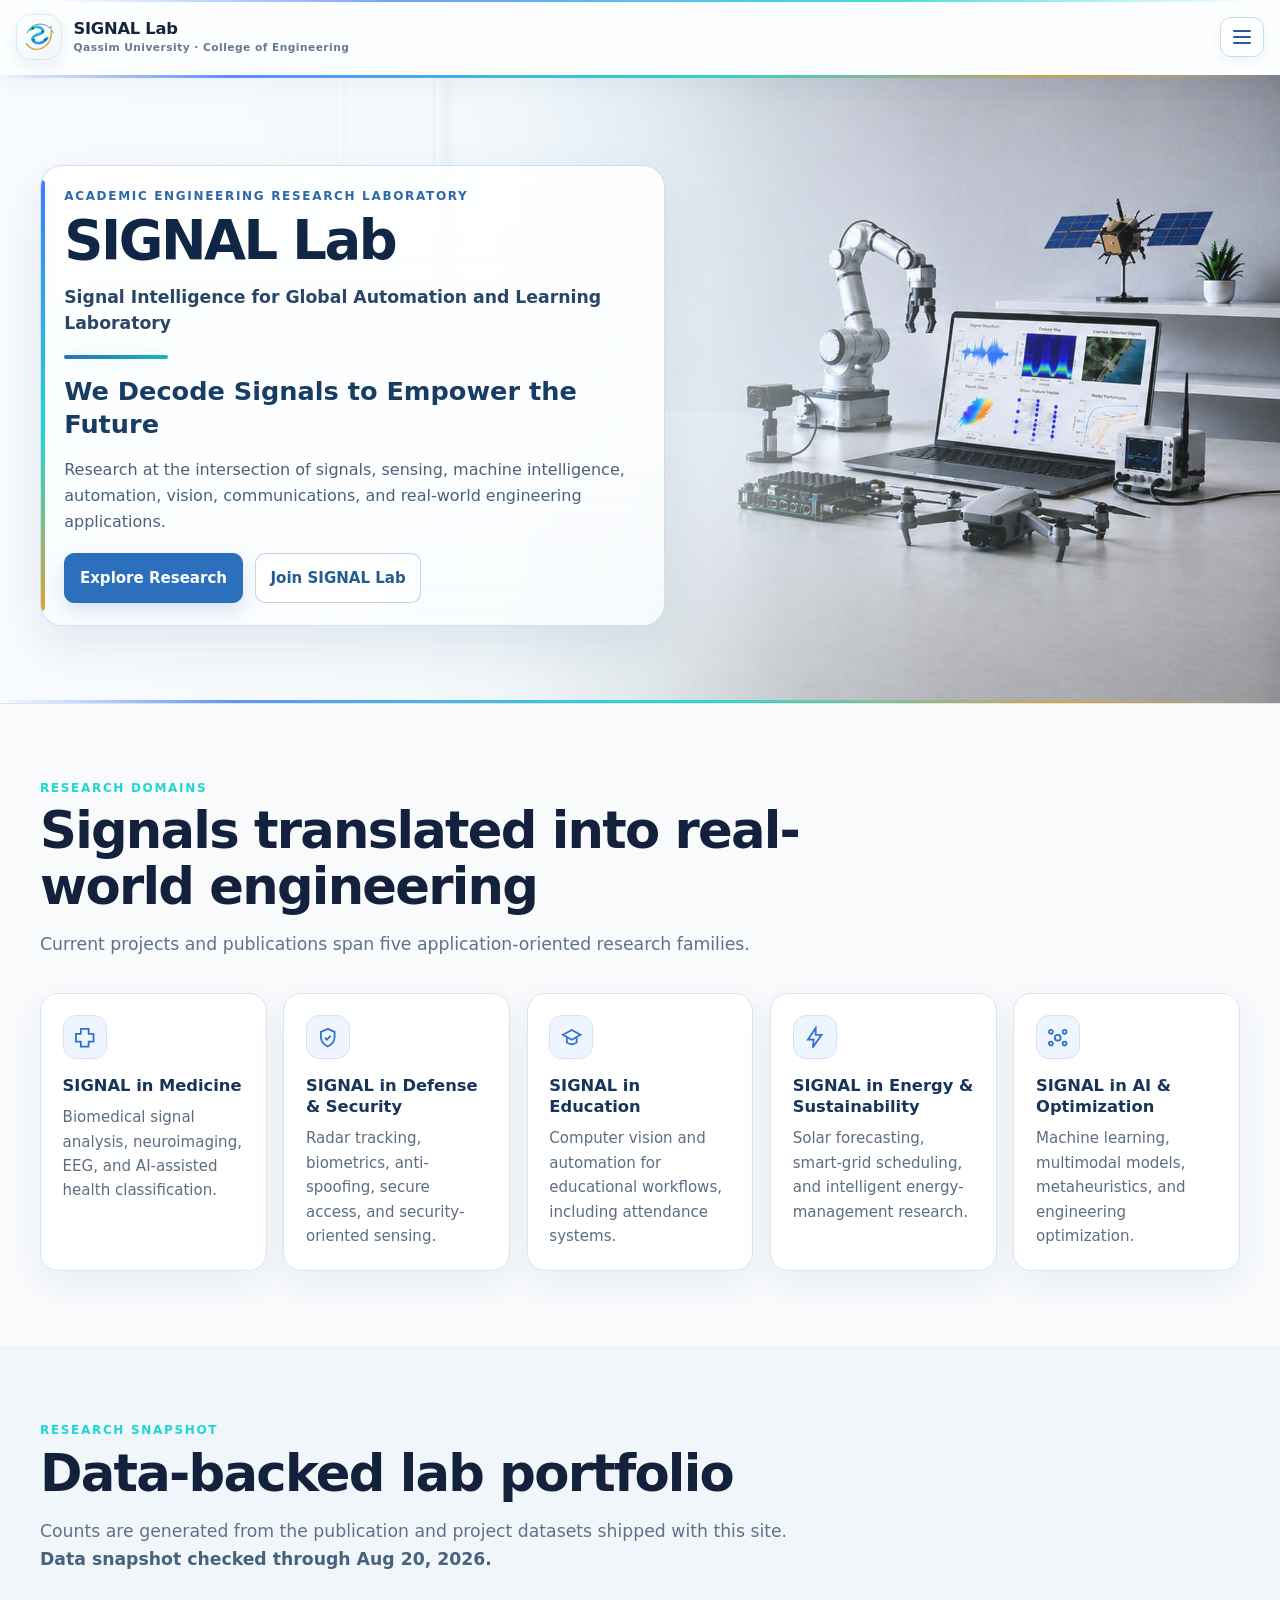
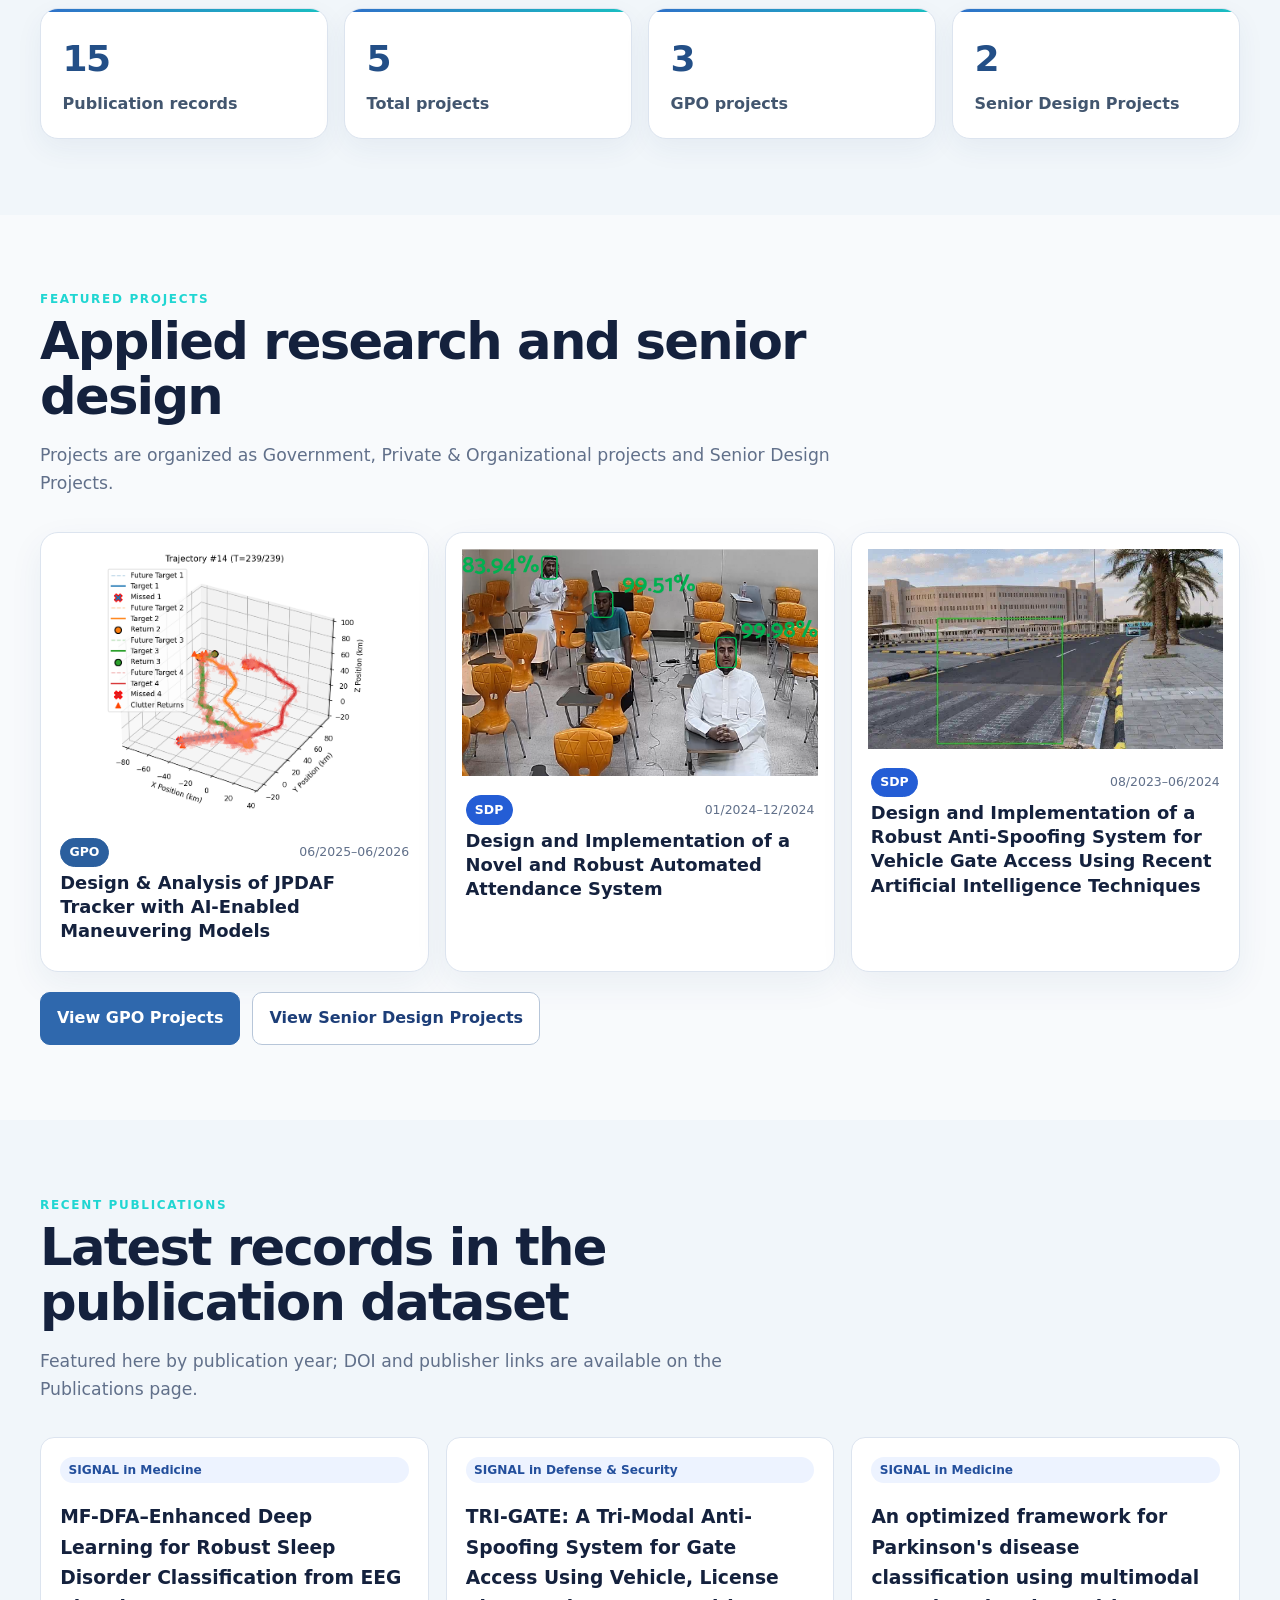
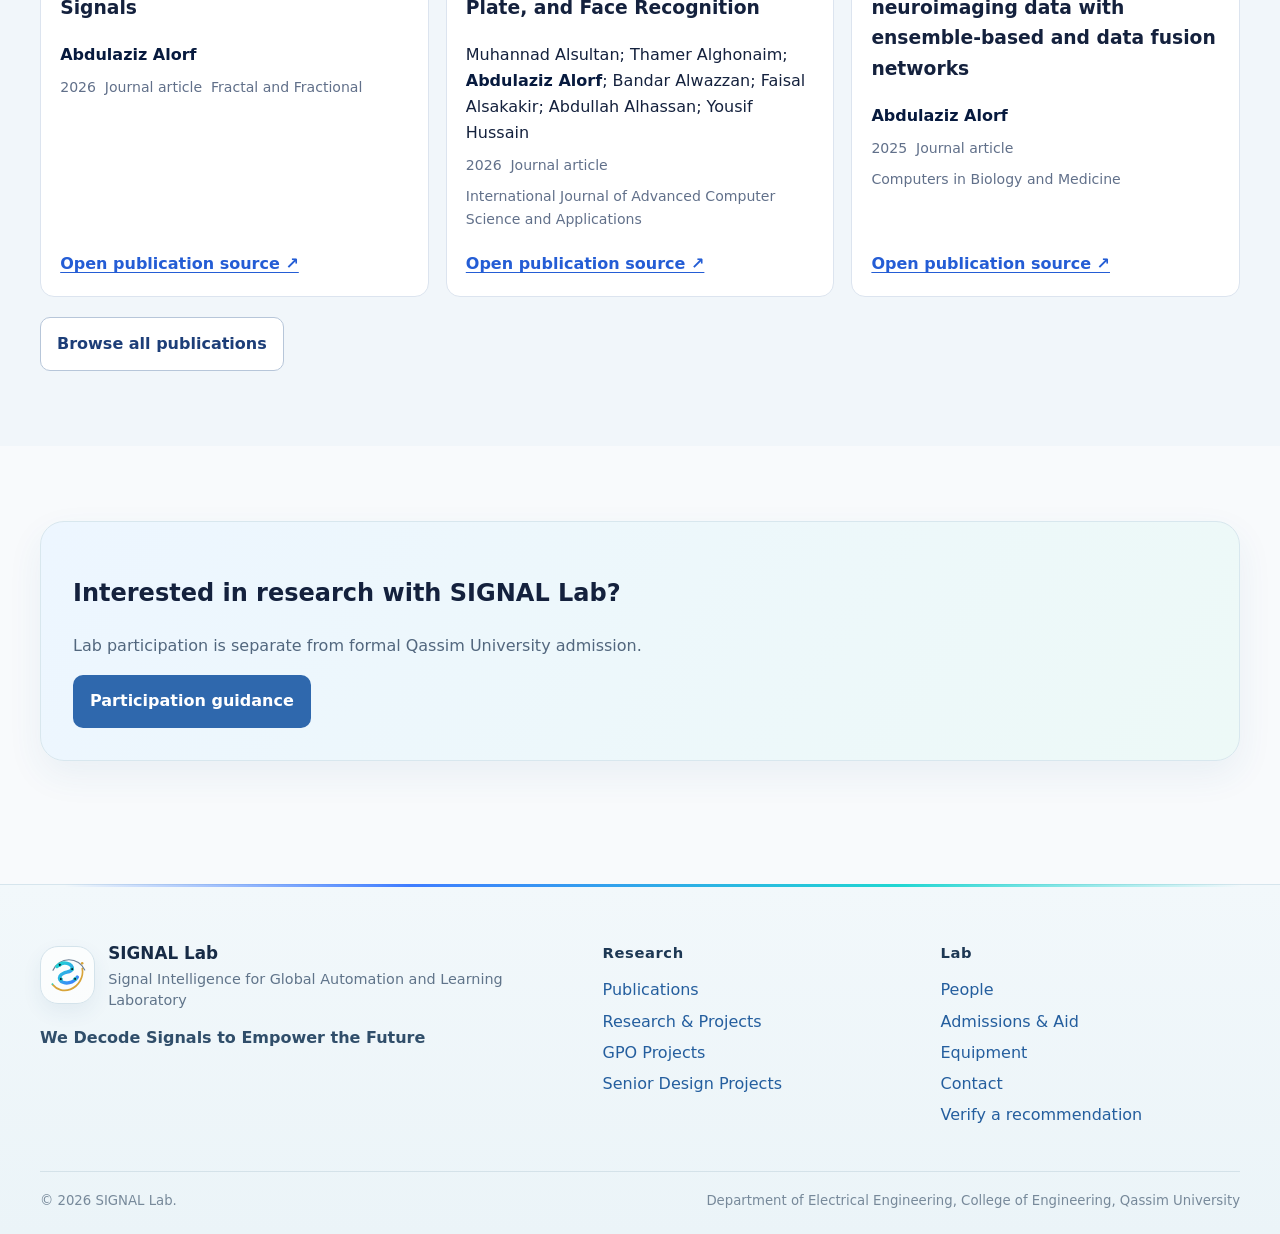
<file: index.html>
<!doctype html><html lang="en"><head><meta charset="utf-8"><meta name="viewport" content="width=device-width,initial-scale=1"><title>Home | SIGNAL Lab</title><meta name="description" content="SIGNAL Lab — Signal Intelligence for Global Automation and Learning Laboratory."><meta name="theme-color" content="#F8FBFF"><meta property="og:title" content="Home | SIGNAL Lab"><meta property="og:description" content="SIGNAL Lab — Signal Intelligence for Global Automation and Learning Laboratory."><meta property="og:type" content="website"><meta property="og:site_name" content="SIGNAL Lab"><meta property="og:image" content="assets/brand/logo-horizontal-2400.png"><meta name="twitter:card" content="summary_large_image"><meta name="twitter:title" content="Home | SIGNAL Lab"><meta name="twitter:description" content="SIGNAL Lab — Signal Intelligence for Global Automation and Learning Laboratory."><link rel="icon" href="assets/brand/favicon.ico"><link rel="stylesheet" href="assets/css/styles.css?v=20260823-banner4-compact-box-lines"></head><body data-page="home"><div id="site-header"></div><main id="main"><section class="hero"><div class="hero-bg" aria-hidden="true"></div><div class="hero-overlay" aria-hidden="true"></div><div class="container"><div class="eyebrow">Academic engineering research laboratory</div><h1>SIGNAL Lab</h1><p class="expanded" data-config="expandedName"></p><div class="signal-line"></div><p class="slogan" data-config="slogan"></p><p class="expanded">Research at the intersection of signals, sensing, machine intelligence, automation, vision, communications, and real-world engineering applications.</p><div class="hero-actions"><a class="btn btn-primary" href="projects.html">Explore Research</a><a class="btn btn-secondary" href="admissions.html">Join SIGNAL Lab</a></div></div></section>
<section class="section"><div class="container"><div class="section-head"><div class="eyebrow">Research domains</div><h2>Signals translated into real-world engineering</h2><p>Current projects and publications span five application-oriented research families.</p></div><div class="grid grid-5 home-domain-grid">
<article class="card domain-card"><span class="icon domain-icon" data-domain-icon="medical" aria-hidden="true"></span><h3>SIGNAL in Medicine</h3><p>Biomedical signal analysis, neuroimaging, EEG, and AI-assisted health classification.</p></article>
<article class="card domain-card"><span class="icon domain-icon" data-domain-icon="shield" aria-hidden="true"></span><h3>SIGNAL in Defense &amp; Security</h3><p>Radar tracking, biometrics, anti-spoofing, secure access, and security-oriented sensing.</p></article>
<article class="card domain-card"><span class="icon domain-icon" data-domain-icon="education" aria-hidden="true"></span><h3>SIGNAL in Education</h3><p>Computer vision and automation for educational workflows, including attendance systems.</p></article>
<article class="card domain-card"><span class="icon domain-icon" data-domain-icon="energy" aria-hidden="true"></span><h3>SIGNAL in Energy &amp; Sustainability</h3><p>Solar forecasting, smart-grid scheduling, and intelligent energy-management research.</p></article>
<article class="card domain-card"><span class="icon domain-icon" data-domain-icon="ai" aria-hidden="true"></span><h3>SIGNAL in AI &amp; Optimization</h3><p>Machine learning, multimodal models, metaheuristics, and engineering optimization.</p></article>
</div></div></section>
<section class="section section-alt"><div class="container"><div class="section-head"><div class="eyebrow">Research snapshot</div><h2>Data-backed lab portfolio</h2><p>Counts are generated from the publication and project datasets shipped with this site. <span id="home-metric-date" class="snapshot-date"></span></p></div><div class="home-metrics"><article class="card home-metric-card"><div class="metric" id="home-publication-count">—</div><strong>Publication records</strong></article><article class="card home-metric-card"><div class="metric" id="home-project-count">—</div><strong>Total projects</strong></article><article class="card home-metric-card"><div class="metric" id="home-gpo-count">—</div><strong>GPO projects</strong></article><article class="card home-metric-card"><div class="metric" id="home-sdp-count">—</div><strong>Senior Design Projects</strong></article></div></div></section>
<section class="section"><div class="container"><div class="section-head"><div class="eyebrow">Featured projects</div><h2>Applied research and senior design</h2><p>Projects are organized as Government, Private &amp; Organizational projects and Senior Design Projects.</p></div><div id="home-projects" class="project-feature-grid"></div><div class="button-row" style="margin-top:1.25rem"><a class="btn btn-dark" href="gpo-projects.html">View GPO Projects</a><a class="btn btn-outline" href="sdps.html">View Senior Design Projects</a></div></div></section>
<section class="section section-alt"><div class="container"><div class="section-head"><div class="eyebrow">Recent publications</div><h2>Latest records in the publication dataset</h2><p>Featured here by publication year; DOI and publisher links are available on the Publications page.</p></div><div id="home-publications" class="grid grid-3 home-publication-grid"></div><div class="button-row" style="margin-top:1.25rem"><a class="btn btn-outline" href="publications.html">Browse all publications</a></div></div></section>
<section class="section"><div class="container"><div class="cta-band"><h2>Interested in research with SIGNAL Lab?</h2><p>Lab participation is separate from formal Qassim University admission.</p><a class="btn btn-primary" href="admissions.html">Participation guidance</a></div></div></section></main><div id="site-footer"></div><script src="assets/js/main.js" defer></script><script src="assets/js/projects.js?v=20260828-jpdaf-image" defer></script><script src="assets/js/home.js" defer></script></body></html>
</file>
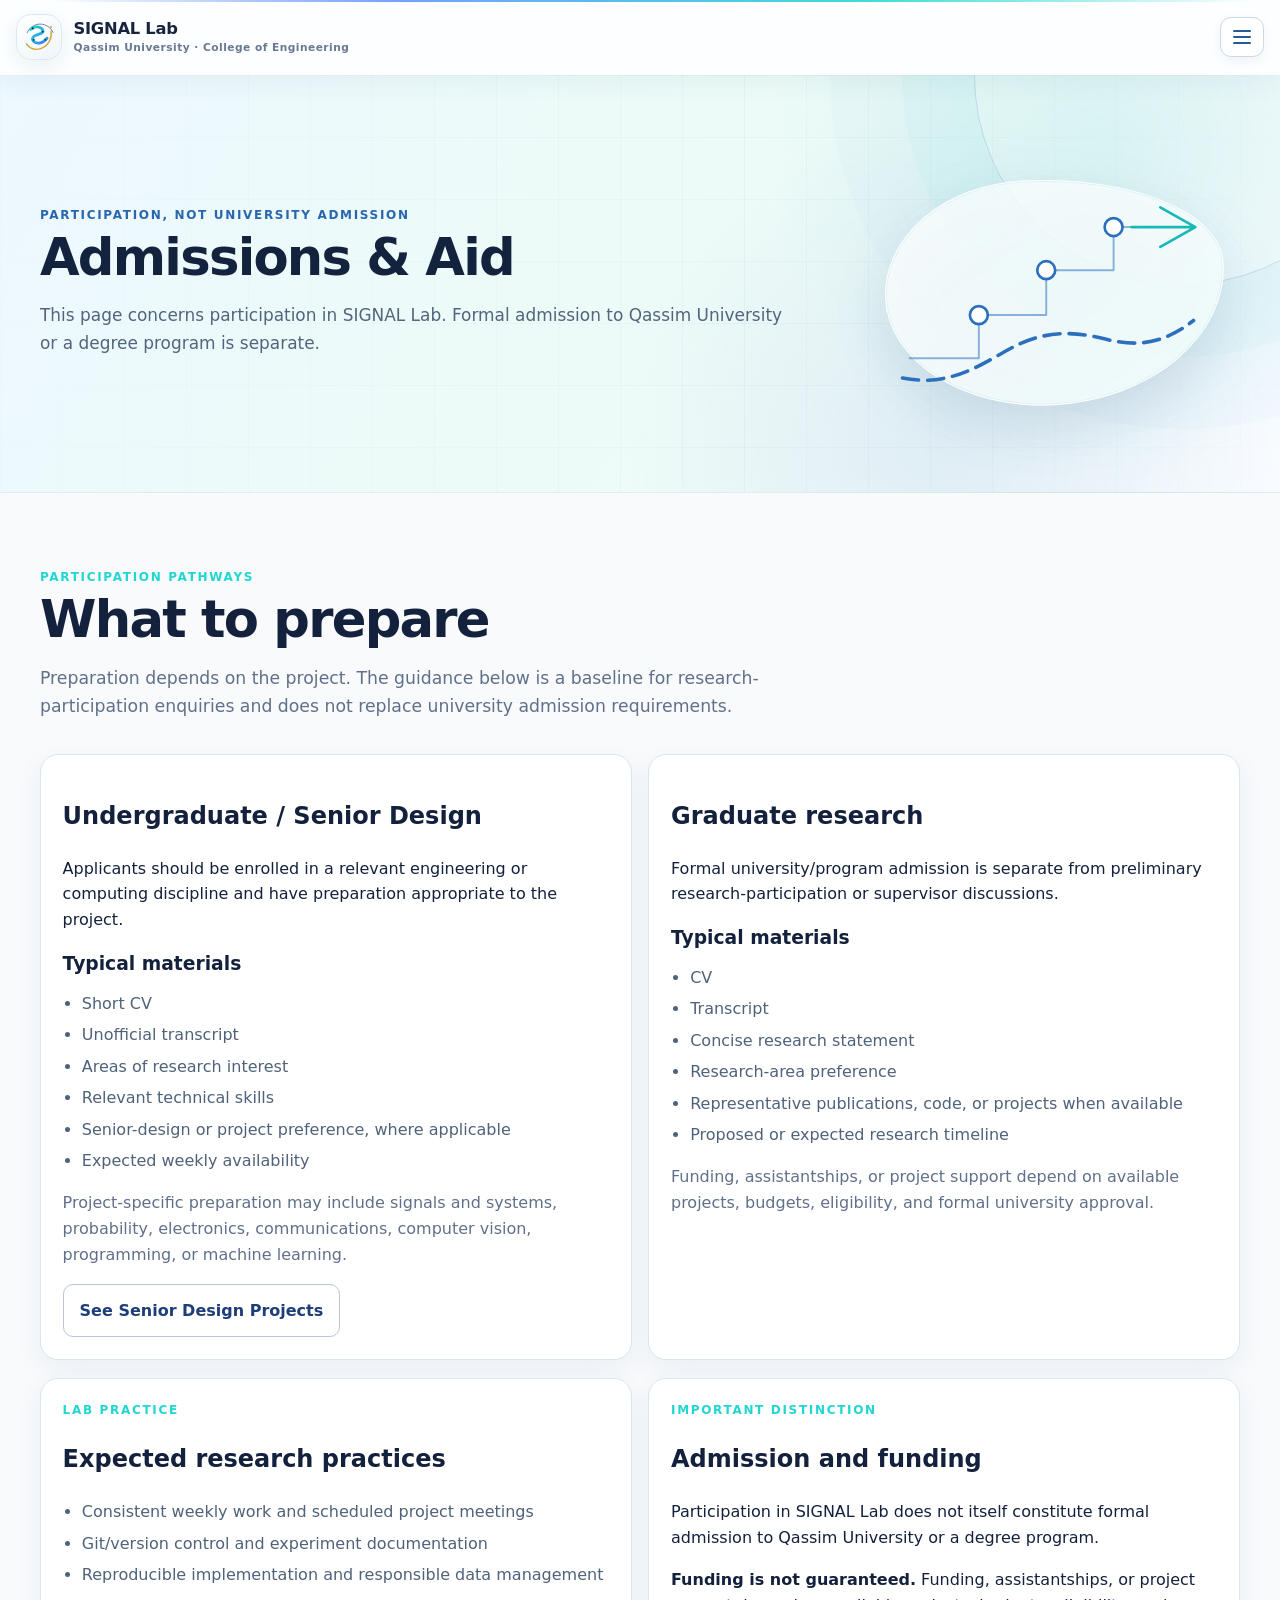
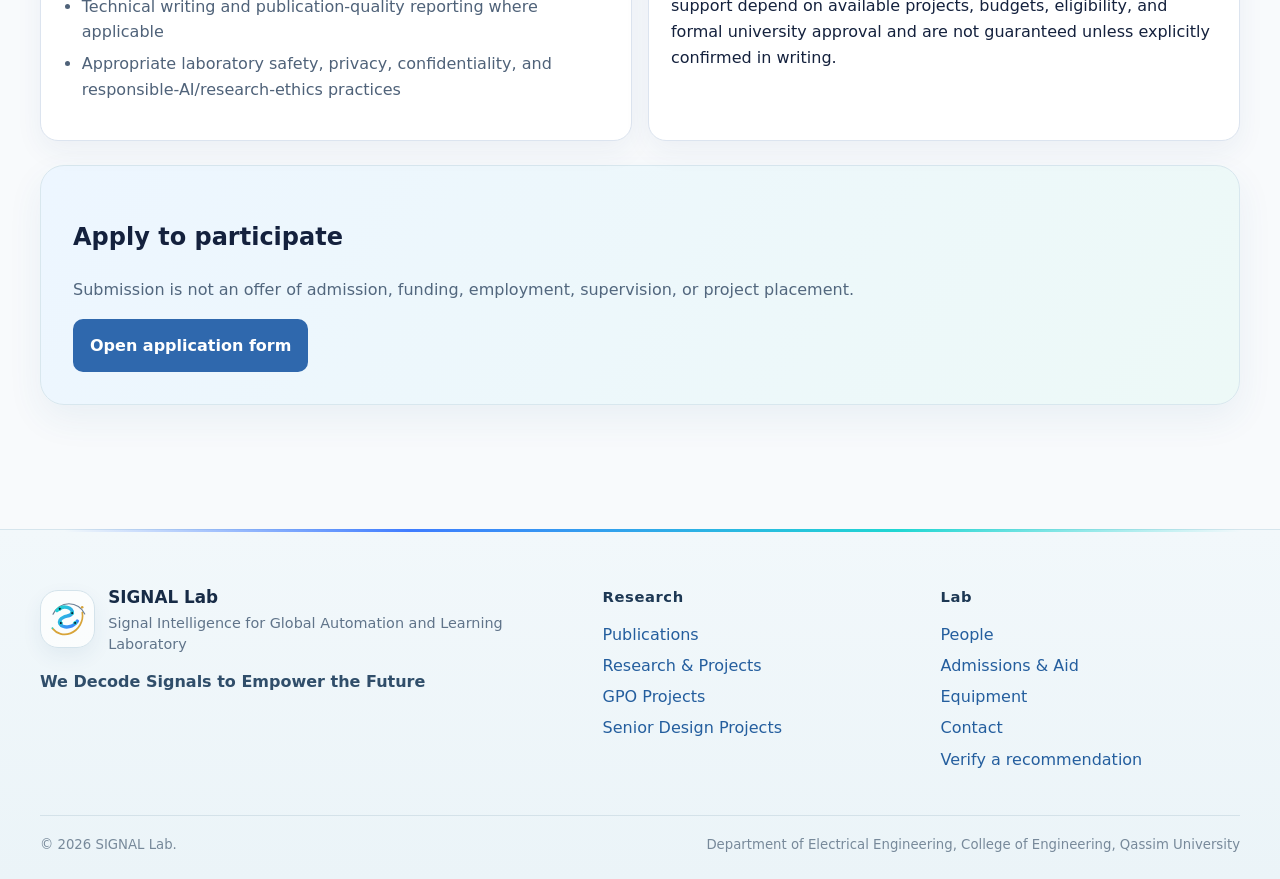
<file: admissions.html>
<!doctype html><html lang="en"><head><meta charset="utf-8"><meta name="viewport" content="width=device-width,initial-scale=1"><title>Admissions &amp; Aid | SIGNAL Lab</title><meta name="description" content="Participation guidance for SIGNAL Lab research."><meta name="theme-color" content="#F8FBFF"><meta property="og:title" content="Admissions &amp; Aid | SIGNAL Lab"><meta property="og:description" content="Participation guidance for SIGNAL Lab research."><meta property="og:type" content="website"><meta property="og:site_name" content="SIGNAL Lab"><meta property="og:image" content="assets/brand/logo-horizontal-2400.png"><meta name="twitter:card" content="summary_large_image"><meta name="twitter:title" content="Admissions &amp; Aid | SIGNAL Lab"><meta name="twitter:description" content="Participation guidance for SIGNAL Lab research."><link rel="icon" href="assets/brand/favicon.ico"><link rel="stylesheet" href="assets/css/styles.css"></head><body data-page="admissions"><div id="site-header"></div><main id="main"><section class="page-hero"><div class="container"><div class="eyebrow">Participation, not university admission</div><h1>Admissions &amp; Aid</h1><p>This page concerns participation in SIGNAL Lab. Formal admission to Qassim University or a degree program is separate.</p></div></section><section class="section"><div class="container"><div class="section-head"><div class="eyebrow">Participation pathways</div><h2>What to prepare</h2><p>Preparation depends on the project. The guidance below is a baseline for research-participation enquiries and does not replace university admission requirements.</p></div><div class="grid grid-2 admissions-pathways"><article class="card"><h2>Undergraduate / Senior Design</h2><p>Applicants should be enrolled in a relevant engineering or computing discipline and have preparation appropriate to the project.</p><h3>Typical materials</h3><ul class="clean-list"><li>Short CV</li><li>Unofficial transcript</li><li>Areas of research interest</li><li>Relevant technical skills</li><li>Senior-design or project preference, where applicable</li><li>Expected weekly availability</li></ul><p class="muted">Project-specific preparation may include signals and systems, probability, electronics, communications, computer vision, programming, or machine learning.</p><a class="btn btn-outline" href="sdps.html">See Senior Design Projects</a></article><article class="card"><h2>Graduate research</h2><p>Formal university/program admission is separate from preliminary research-participation or supervisor discussions.</p><h3>Typical materials</h3><ul class="clean-list"><li>CV</li><li>Transcript</li><li>Concise research statement</li><li>Research-area preference</li><li>Representative publications, code, or projects when available</li><li>Proposed or expected research timeline</li></ul><p class="muted">Funding, assistantships, or project support depend on available projects, budgets, eligibility, and formal university approval.</p></article></div>
<div class="grid grid-2 admissions-expectations"><article class="card"><div class="eyebrow">Lab practice</div><h2>Expected research practices</h2><ul class="clean-list"><li>Consistent weekly work and scheduled project meetings</li><li>Git/version control and experiment documentation</li><li>Reproducible implementation and responsible data management</li><li>Technical writing and publication-quality reporting where applicable</li><li>Appropriate laboratory safety, privacy, confidentiality, and responsible-AI/research-ethics practices</li></ul></article><article class="card"><div class="eyebrow">Important distinction</div><h2>Admission and funding</h2><p>Participation in SIGNAL Lab does not itself constitute formal admission to Qassim University or a degree program.</p><p><strong>Funding is not guaranteed.</strong> Funding, assistantships, or project support depend on available projects, budgets, eligibility, and formal university approval and are not guaranteed unless explicitly confirmed in writing.</p></article></div>
<div class="cta-band admissions-cta"><h2>Apply to participate</h2><p>Submission is not an offer of admission, funding, employment, supervision, or project placement.</p><a class="btn btn-primary" data-apply-link href="apply.html">Open application form</a></div></div></section></main><div id="site-footer"></div><script src="assets/js/main.js" defer></script></body></html>
</file>
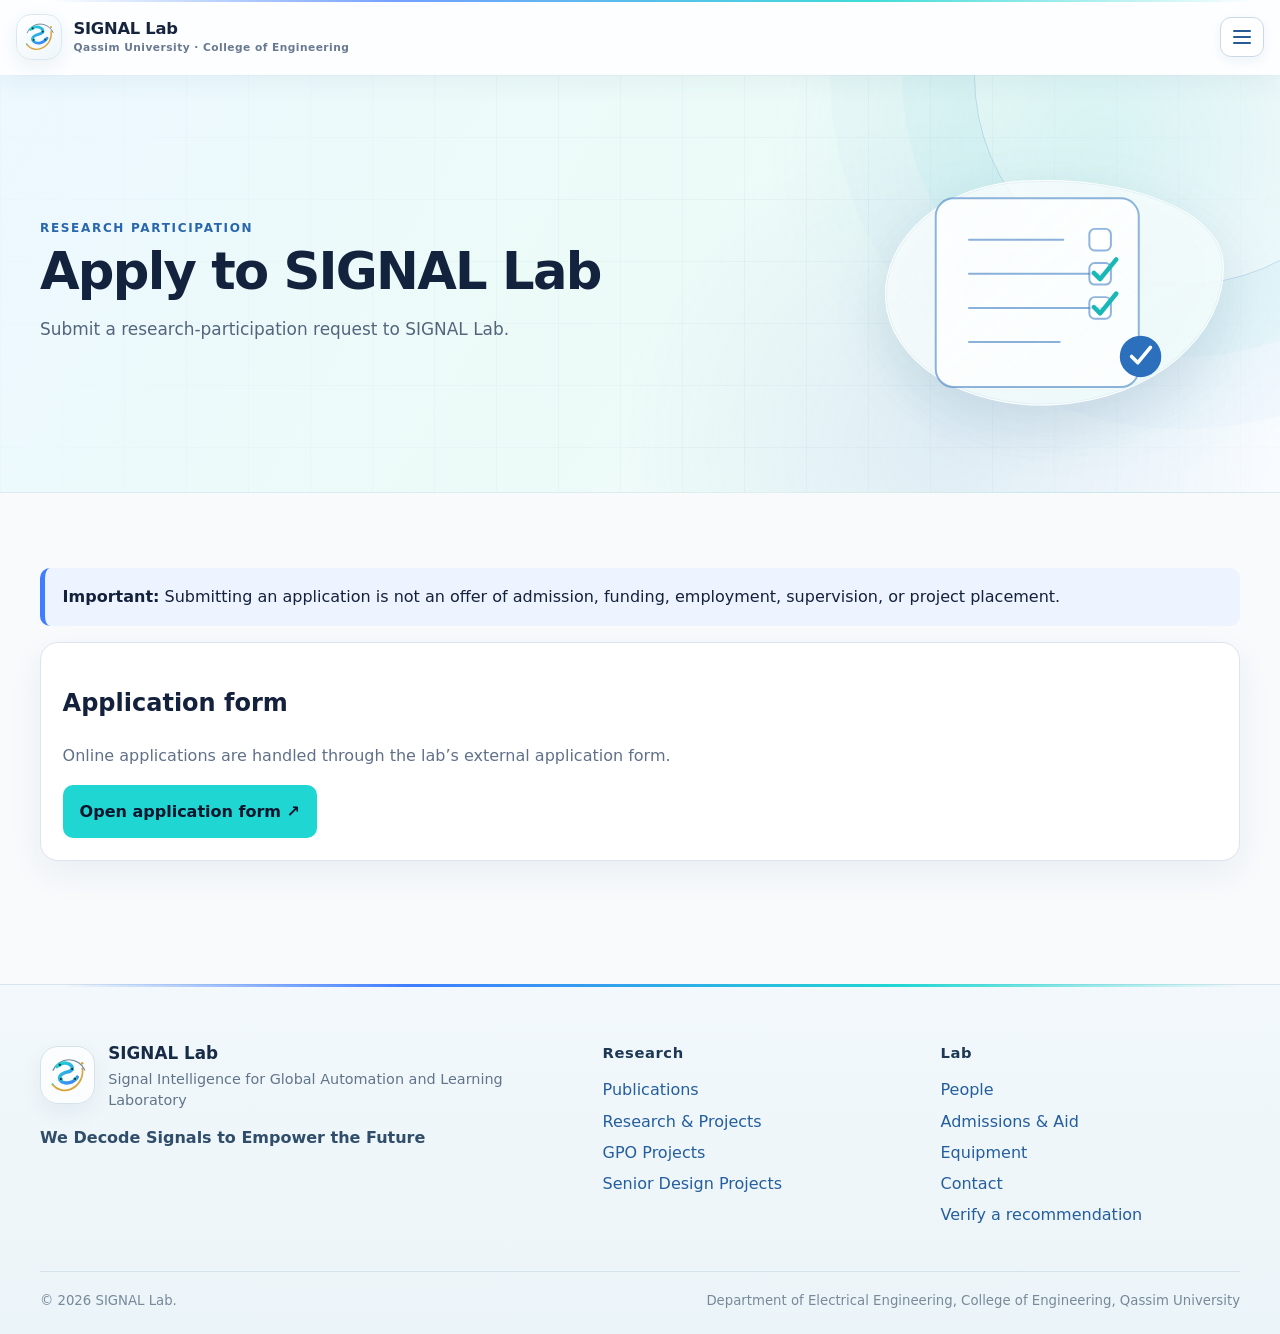
<file: apply.html>
<!DOCTYPE html>
<html lang="en"><head><meta charset="utf-8"/><meta content="width=device-width,initial-scale=1" name="viewport"/><title>Apply | SIGNAL Lab</title><meta content="SIGNAL Lab research participation application." name="description"/><meta content="#F8FBFF" name="theme-color"/><meta content="Apply | SIGNAL Lab" property="og:title"/><meta content="SIGNAL Lab research participation application." property="og:description"/><meta content="website" property="og:type"/><meta content="SIGNAL Lab" property="og:site_name"/><meta content="assets/brand/logo-horizontal-2400.png" property="og:image"/><meta content="summary_large_image" name="twitter:card"/><meta content="Apply | SIGNAL Lab" name="twitter:title"/><meta content="SIGNAL Lab research participation application." name="twitter:description"/><link href="assets/brand/favicon.ico" rel="icon"/><link href="assets/css/styles.css" rel="stylesheet"/></head><body data-page="apply"><div id="site-header"></div><main id="main"><section class="page-hero"><div class="container"><div class="eyebrow">Research participation</div><h1>Apply to SIGNAL Lab</h1><p>Submit a research-participation request to SIGNAL Lab.</p></div></section><section class="section"><div class="container"><div class="notice info application-disclaimer"><strong>Important:</strong> Submitting an application is not an offer of admission, funding, employment, supervision, or project placement.</div><form class="card" data-signal-form="application"><div class="form-grid"><label class="field"><span>Name</span><input name="name" required=""/></label><label class="field"><span>Email</span><input name="email" required="" type="email"/></label><label class="field"><span>Current program / discipline</span><input name="program" required=""/></label><label class="field"><span>Participation type</span><select name="participationType" required=""><option value="">Choose</option><option>Undergraduate research</option><option>Senior design</option><option>Graduate research</option></select></label><label class="field full"><span>Research areas of interest</span><textarea name="interests" required=""></textarea></label><label class="field full"><span>Relevant technical skills</span><textarea name="skills" required=""></textarea></label><label class="field full consent"><input name="consent" required="" type="checkbox" value="yes"/><span>I consent to SIGNAL Lab receiving this information for research-participation purposes.</span></label></div><button class="btn btn-dark" type="submit">Submit application</button><div class="form-status"></div></form></div></section></main><div id="site-footer"></div><script defer="" src="assets/js/main.js"></script><script defer="" src="assets/js/forms.js"></script></body></html>
</file>
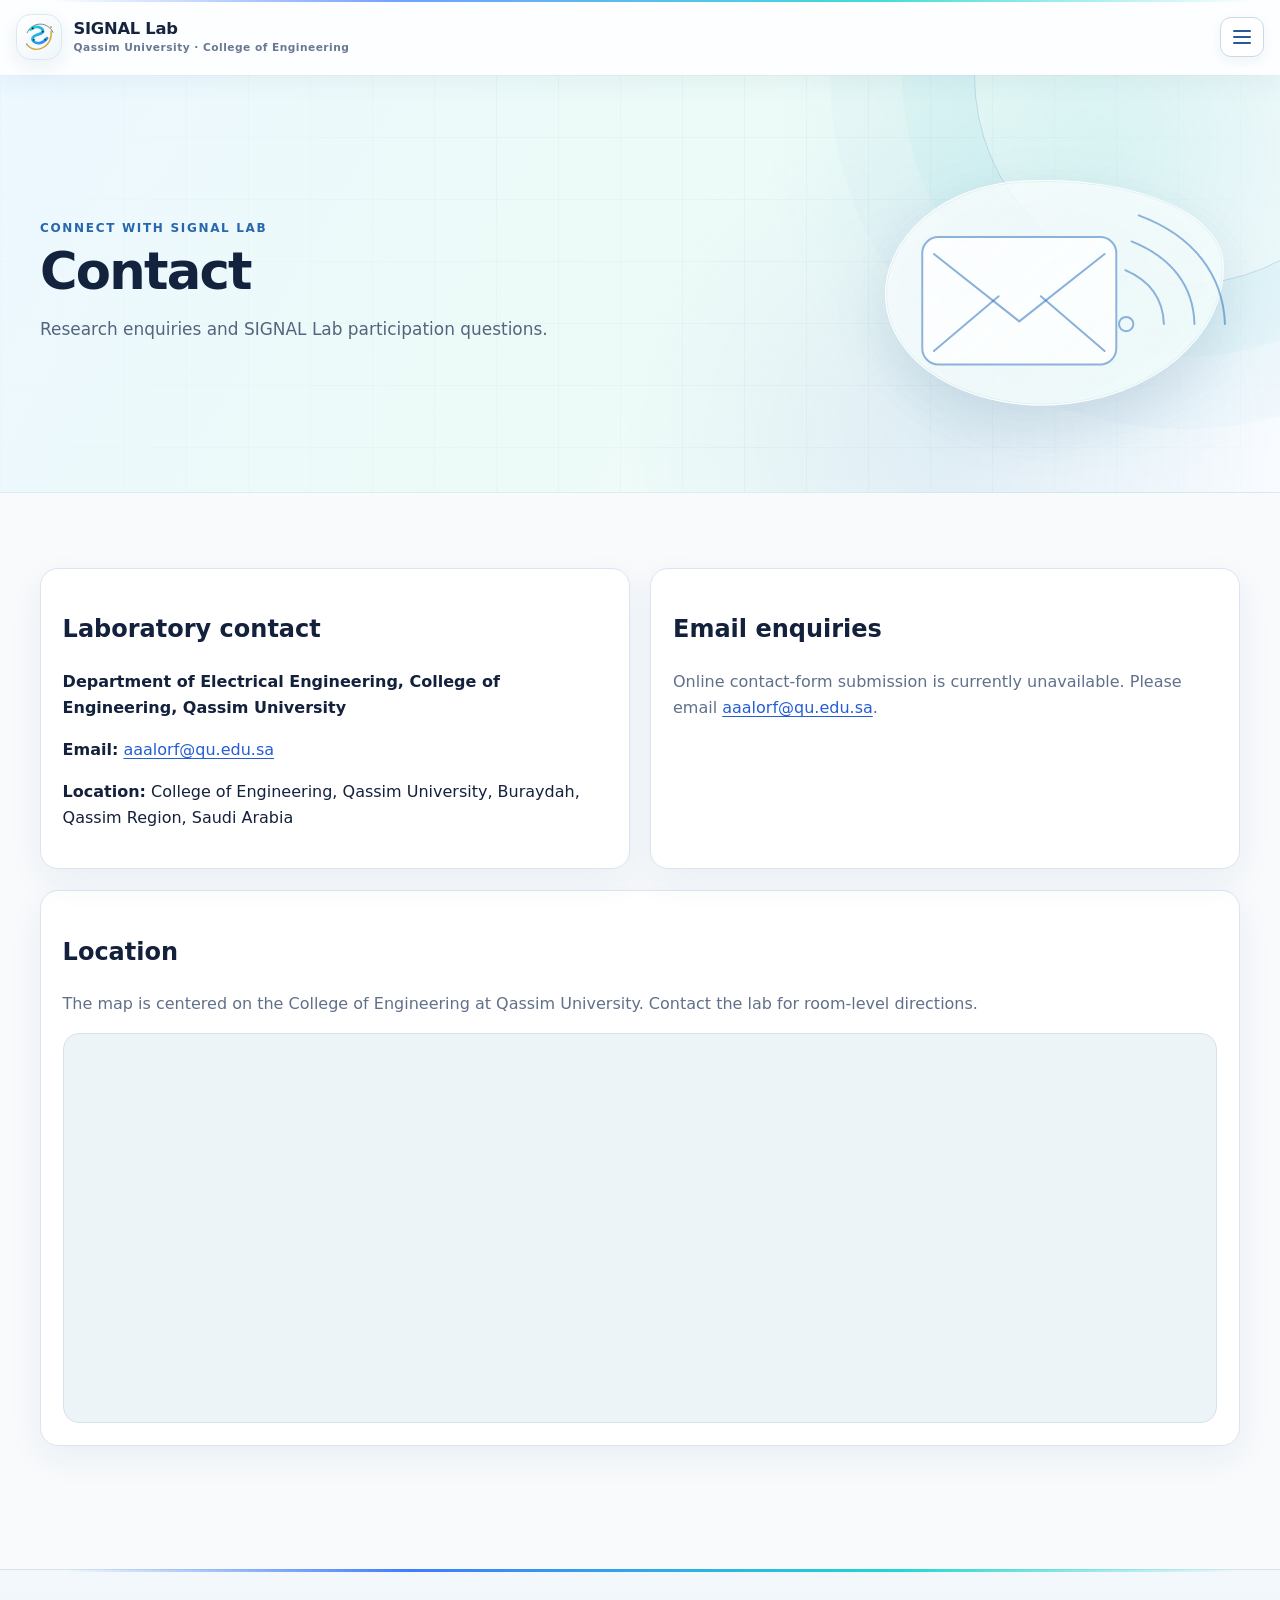
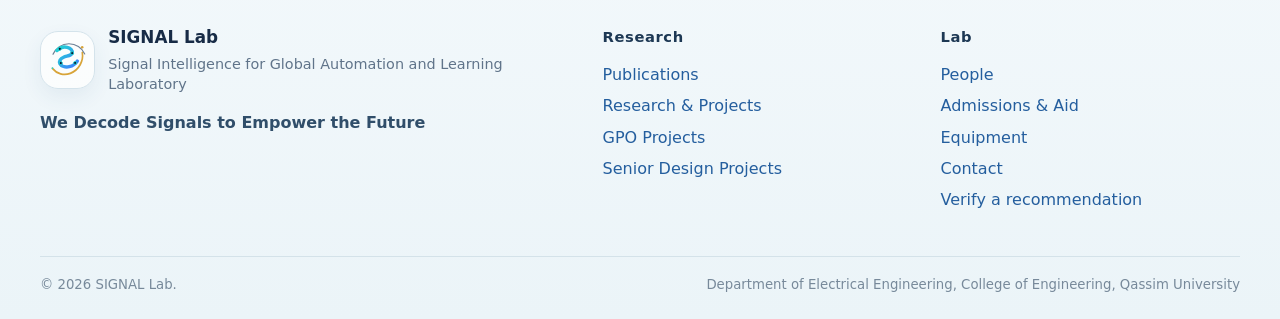
<file: contact.html>
<!DOCTYPE html>
<html lang="en"><head><meta charset="utf-8"/><meta content="width=device-width,initial-scale=1" name="viewport"/><title>Contact | SIGNAL Lab</title><meta content="Contact SIGNAL Lab." name="description"/><meta content="#F8FBFF" name="theme-color"/><meta content="Contact | SIGNAL Lab" property="og:title"/><meta content="Contact SIGNAL Lab." property="og:description"/><meta content="website" property="og:type"/><meta content="SIGNAL Lab" property="og:site_name"/><meta content="assets/brand/logo-horizontal-2400.png" property="og:image"/><meta content="summary_large_image" name="twitter:card"/><meta content="Contact | SIGNAL Lab" name="twitter:title"/><meta content="Contact SIGNAL Lab." name="twitter:description"/><link href="assets/brand/favicon.ico" rel="icon"/><link href="assets/css/styles.css" rel="stylesheet"/></head><body data-page="contact"><div id="site-header"></div><main id="main"><section class="page-hero"><div class="container"><div class="eyebrow">Connect with SIGNAL Lab</div><h1>Contact</h1><p>Research enquiries and SIGNAL Lab participation questions.</p></div></section><section class="section"><div class="container"><div class="two-col"><div class="card"><h2>Laboratory contact</h2><p><strong data-config="affiliation"></strong></p><p><strong>Email:</strong> <a data-email-link=""></a></p><p><strong>Location:</strong> <span data-config="location"></span></p></div><form class="card" data-signal-form="contact"><h2>Contact form</h2><div class="form-grid"><label class="field"><span>Name</span><input name="name" required=""/></label><label class="field"><span>Email</span><input name="email" required="" type="email"/></label><label class="field full"><span>Subject</span><input name="subject" required=""/></label><label class="field full"><span>Message</span><textarea name="message" required=""></textarea></label><label class="field full consent"><input name="consent" required="" type="checkbox" value="yes"/><span>I consent to SIGNAL Lab receiving this information for the purpose of responding to this enquiry.</span></label></div><button class="btn btn-dark" type="submit">Send message</button><div class="form-status"></div></form></div><div class="card contact-map-card"><h2>Location</h2><p class="muted">The map is centered on the College of Engineering at Qassim University. Contact the lab for room-level directions.</p><iframe class="map-frame" data-map-embed title="Map showing the College of Engineering at Qassim University" loading="lazy" referrerpolicy="no-referrer-when-downgrade"></iframe></div></div></section></main><div id="site-footer"></div><script defer="" src="assets/js/main.js"></script><script defer="" src="assets/js/forms.js"></script></body></html>
</file>
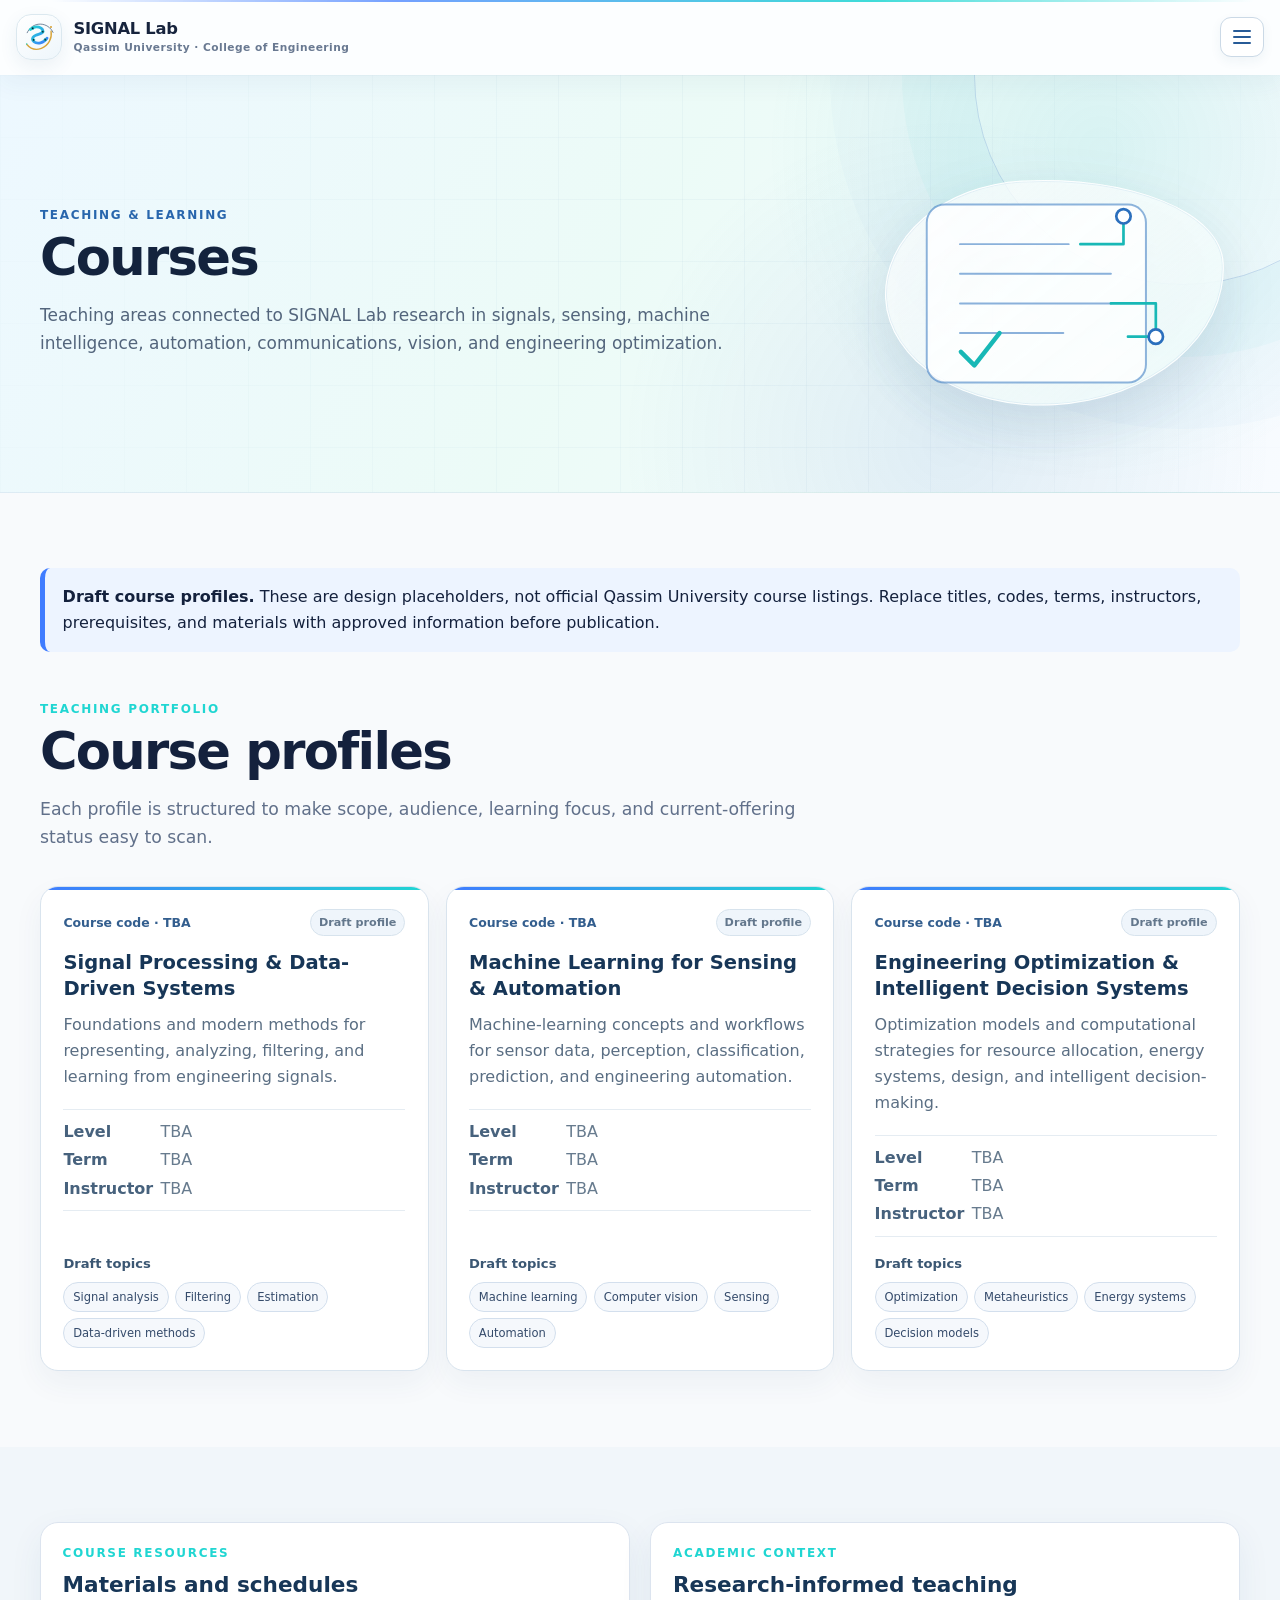
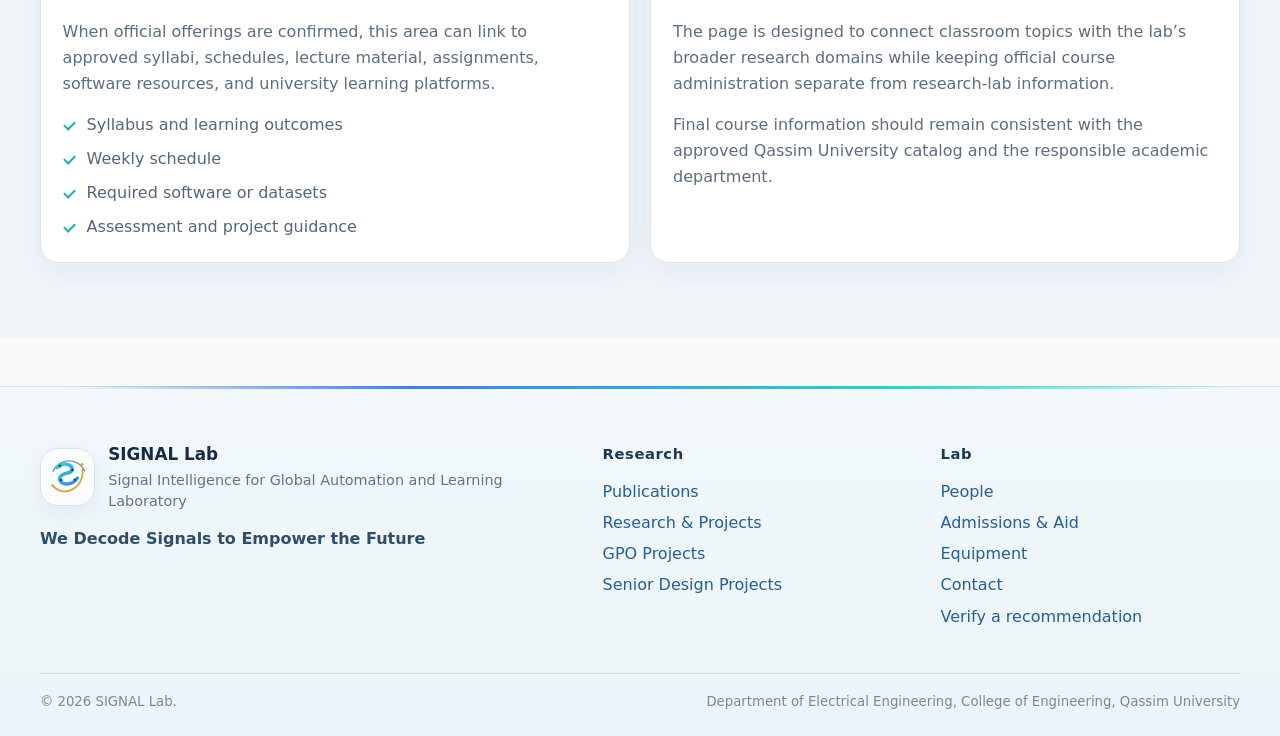
<file: courses.html>
<!doctype html>
<html lang="en">
<head>
  <meta charset="utf-8">
  <meta name="viewport" content="width=device-width,initial-scale=1">
  <title>Courses | SIGNAL Lab</title>
  <meta name="description" content="Teaching areas and draft course profiles connected to SIGNAL Lab research.">
  <meta name="theme-color" content="#F8FBFF">
  <meta property="og:title" content="Courses | SIGNAL Lab">
  <meta property="og:description" content="Teaching areas and draft course profiles connected to SIGNAL Lab research.">
  <meta property="og:type" content="website">
  <meta property="og:site_name" content="SIGNAL Lab">
  <meta property="og:image" content="assets/brand/logo-horizontal-2400.png">
  <meta name="twitter:card" content="summary_large_image">
  <meta name="twitter:title" content="Courses | SIGNAL Lab">
  <meta name="twitter:description" content="Teaching areas and draft course profiles connected to SIGNAL Lab research.">
  <link rel="icon" href="assets/brand/favicon.ico">
  <link rel="stylesheet" href="assets/css/styles.css">
</head>
<body data-page="courses">
<div id="site-header"></div>
<main id="main">
  <section class="page-hero">
    <div class="container">
      <div class="eyebrow">Teaching &amp; learning</div>
      <h1>Courses</h1>
      <p>Teaching areas connected to SIGNAL Lab research in signals, sensing, machine intelligence, automation, communications, vision, and engineering optimization.</p>
    </div>
  </section>

  <section class="section">
    <div class="container">
      <div class="notice info draft-notice"><strong>Draft course profiles.</strong> These are design placeholders, not official Qassim University course listings. Replace titles, codes, terms, instructors, prerequisites, and materials with approved information before publication.</div>
      <div class="section-head compact-content-head">
        <div class="eyebrow">Teaching portfolio</div>
        <h2>Course profiles</h2>
        <p>Each profile is structured to make scope, audience, learning focus, and current-offering status easy to scan.</p>
      </div>

      <div class="course-grid">
        <article class="course-card">
          <div class="course-card-top"><span class="course-code">Course code · TBA</span><span class="course-status">Draft profile</span></div>
          <h3>Signal Processing &amp; Data-Driven Systems</h3>
          <p>Foundations and modern methods for representing, analyzing, filtering, and learning from engineering signals.</p>
          <dl class="course-facts"><div><dt>Level</dt><dd>TBA</dd></div><div><dt>Term</dt><dd>TBA</dd></div><div><dt>Instructor</dt><dd>TBA</dd></div></dl>
          <div class="course-topics"><strong>Draft topics</strong><div class="chip-row"><span class="chip">Signal analysis</span><span class="chip">Filtering</span><span class="chip">Estimation</span><span class="chip">Data-driven methods</span></div></div>
        </article>

        <article class="course-card">
          <div class="course-card-top"><span class="course-code">Course code · TBA</span><span class="course-status">Draft profile</span></div>
          <h3>Machine Learning for Sensing &amp; Automation</h3>
          <p>Machine-learning concepts and workflows for sensor data, perception, classification, prediction, and engineering automation.</p>
          <dl class="course-facts"><div><dt>Level</dt><dd>TBA</dd></div><div><dt>Term</dt><dd>TBA</dd></div><div><dt>Instructor</dt><dd>TBA</dd></div></dl>
          <div class="course-topics"><strong>Draft topics</strong><div class="chip-row"><span class="chip">Machine learning</span><span class="chip">Computer vision</span><span class="chip">Sensing</span><span class="chip">Automation</span></div></div>
        </article>

        <article class="course-card">
          <div class="course-card-top"><span class="course-code">Course code · TBA</span><span class="course-status">Draft profile</span></div>
          <h3>Engineering Optimization &amp; Intelligent Decision Systems</h3>
          <p>Optimization models and computational strategies for resource allocation, energy systems, design, and intelligent decision-making.</p>
          <dl class="course-facts"><div><dt>Level</dt><dd>TBA</dd></div><div><dt>Term</dt><dd>TBA</dd></div><div><dt>Instructor</dt><dd>TBA</dd></div></dl>
          <div class="course-topics"><strong>Draft topics</strong><div class="chip-row"><span class="chip">Optimization</span><span class="chip">Metaheuristics</span><span class="chip">Energy systems</span><span class="chip">Decision models</span></div></div>
        </article>
      </div>
    </div>
  </section>

  <section class="section section-alt">
    <div class="container two-col course-info-grid">
      <article class="card">
        <div class="eyebrow">Course resources</div>
        <h3>Materials and schedules</h3>
        <p>When official offerings are confirmed, this area can link to approved syllabi, schedules, lecture material, assignments, software resources, and university learning platforms.</p>
        <ul class="resource-checklist"><li>Syllabus and learning outcomes</li><li>Weekly schedule</li><li>Required software or datasets</li><li>Assessment and project guidance</li></ul>
      </article>
      <article class="card">
        <div class="eyebrow">Academic context</div>
        <h3>Research-informed teaching</h3>
        <p>The page is designed to connect classroom topics with the lab’s broader research domains while keeping official course administration separate from research-lab information.</p>
        <p class="muted">Final course information should remain consistent with the approved Qassim University catalog and the responsible academic department.</p>
      </article>
    </div>
  </section>
</main>
<div id="site-footer"></div>
<script src="assets/js/main.js" defer></script>
</body>
</html>
</file>
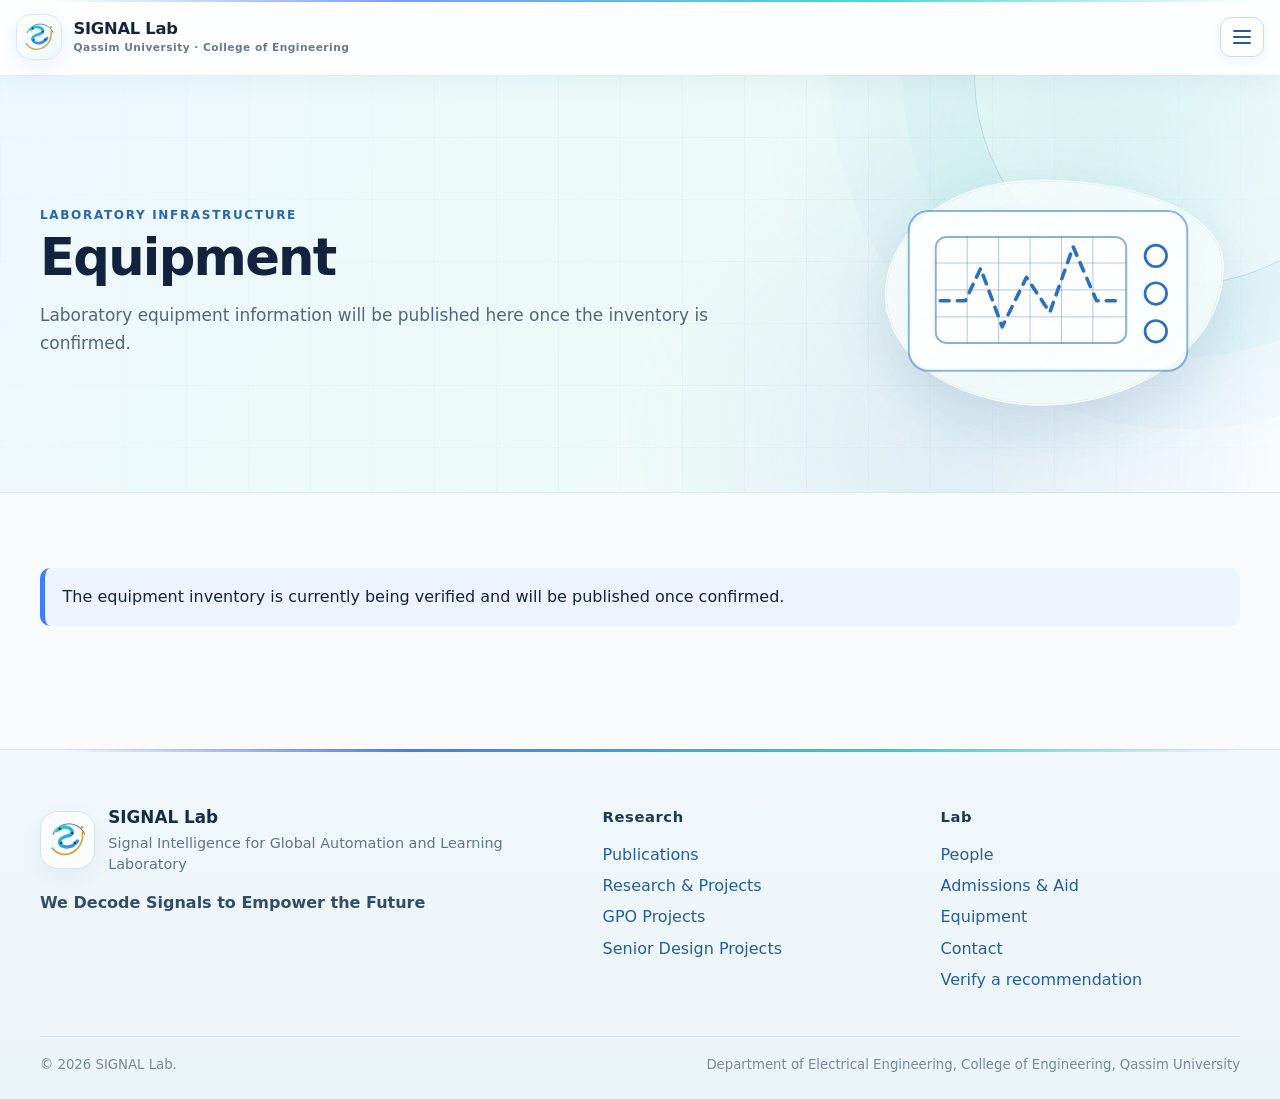
<file: equipment.html>
<!DOCTYPE html>
<html lang="en"><head><meta charset="utf-8"/><meta content="width=device-width,initial-scale=1" name="viewport"/><title>Equipment | SIGNAL Lab</title><meta content="SIGNAL Lab laboratory equipment information." name="description"/><meta content="#F8FBFF" name="theme-color"/><meta content="Equipment | SIGNAL Lab" property="og:title"/><meta content="SIGNAL Lab laboratory equipment information." property="og:description"/><meta content="website" property="og:type"/><meta content="SIGNAL Lab" property="og:site_name"/><meta content="assets/brand/logo-horizontal-2400.png" property="og:image"/><meta content="summary_large_image" name="twitter:card"/><meta content="Equipment | SIGNAL Lab" name="twitter:title"/><meta content="SIGNAL Lab laboratory equipment information." name="twitter:description"/><link href="assets/brand/favicon.ico" rel="icon"/><link href="assets/css/styles.css" rel="stylesheet"/></head><body data-page="equipment"><div id="site-header"></div><main id="main"><section class="page-hero"><div class="container"><div class="eyebrow">Laboratory infrastructure</div><h1>Equipment</h1><p>Laboratory equipment information will be published here once the inventory is confirmed.</p></div></section><section class="section"><div class="container"><div class="equipment-groups" id="equipment-list"><div class="notice info">The equipment inventory is currently being verified and will be published once confirmed.</div></div></div></section></main><div id="site-footer"></div><script defer="" src="assets/js/main.js"></script><script defer="" src="assets/js/content.js"></script></body></html>
</file>
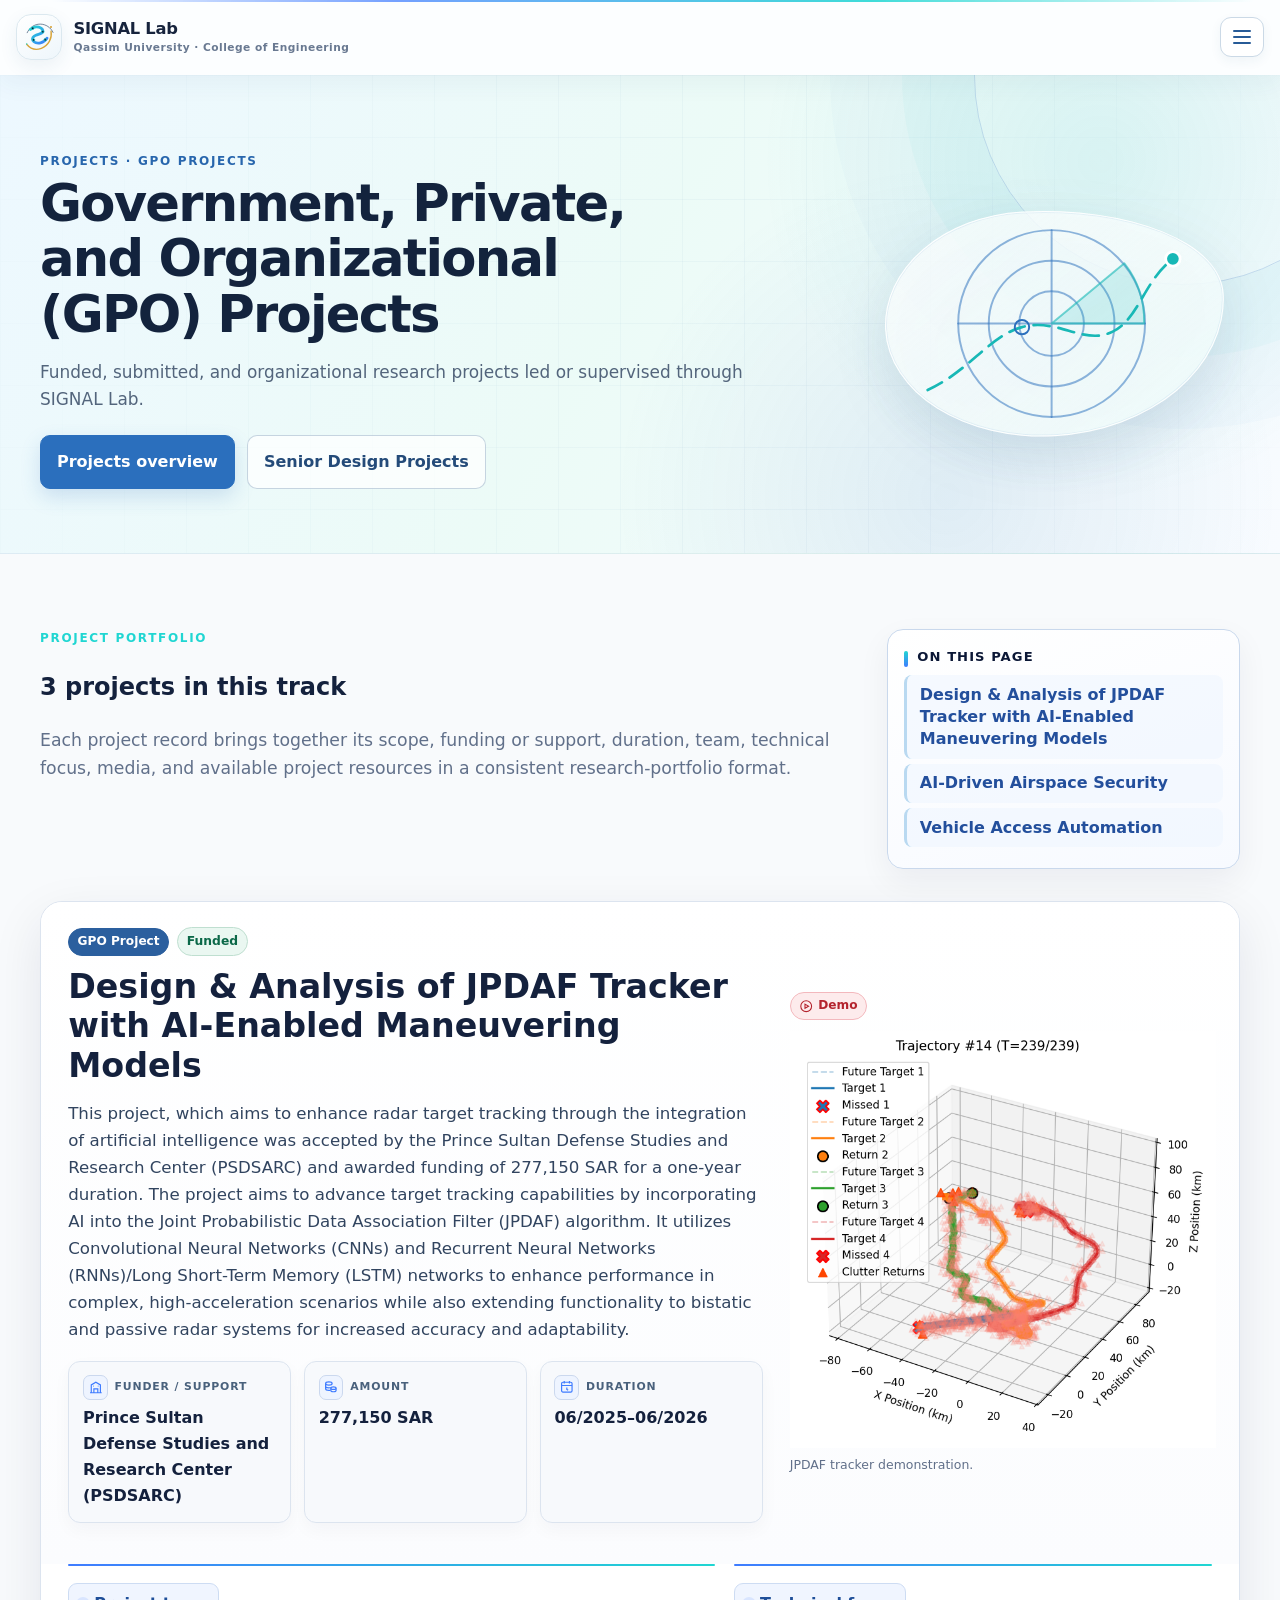
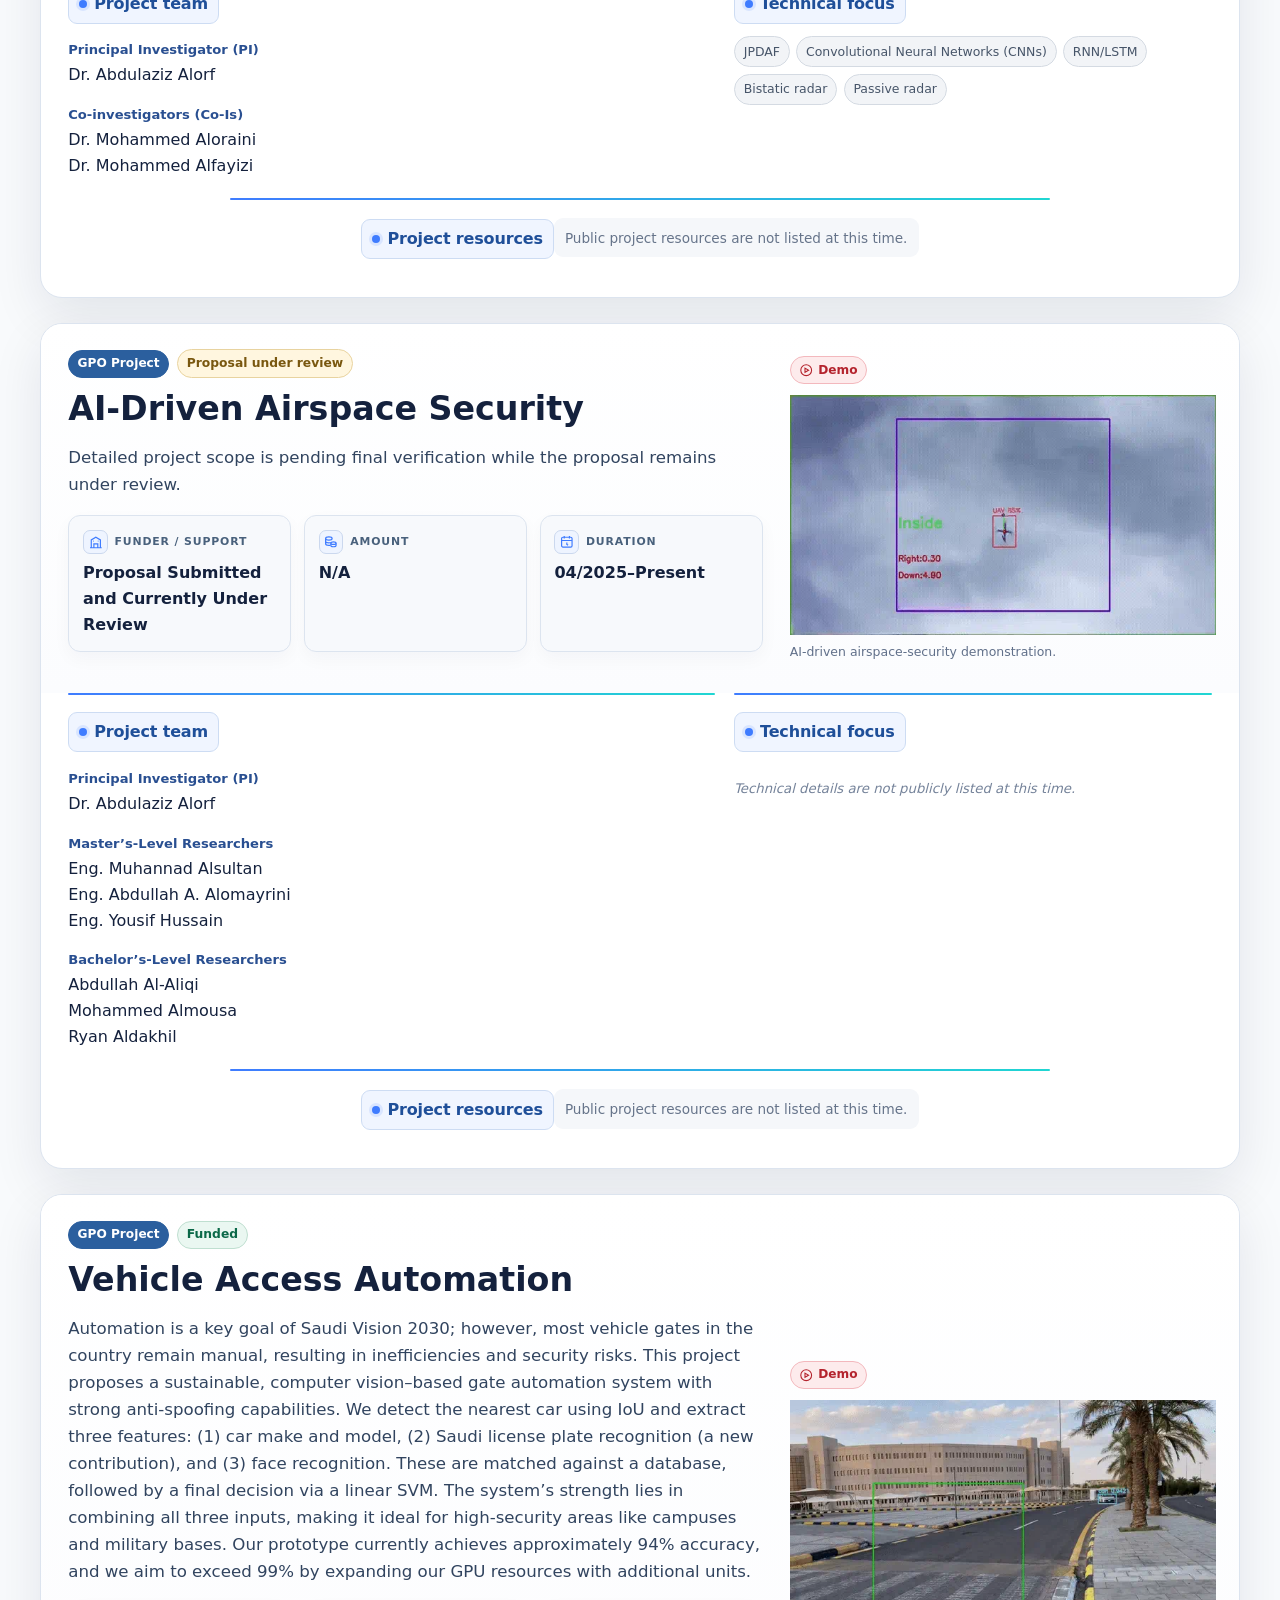
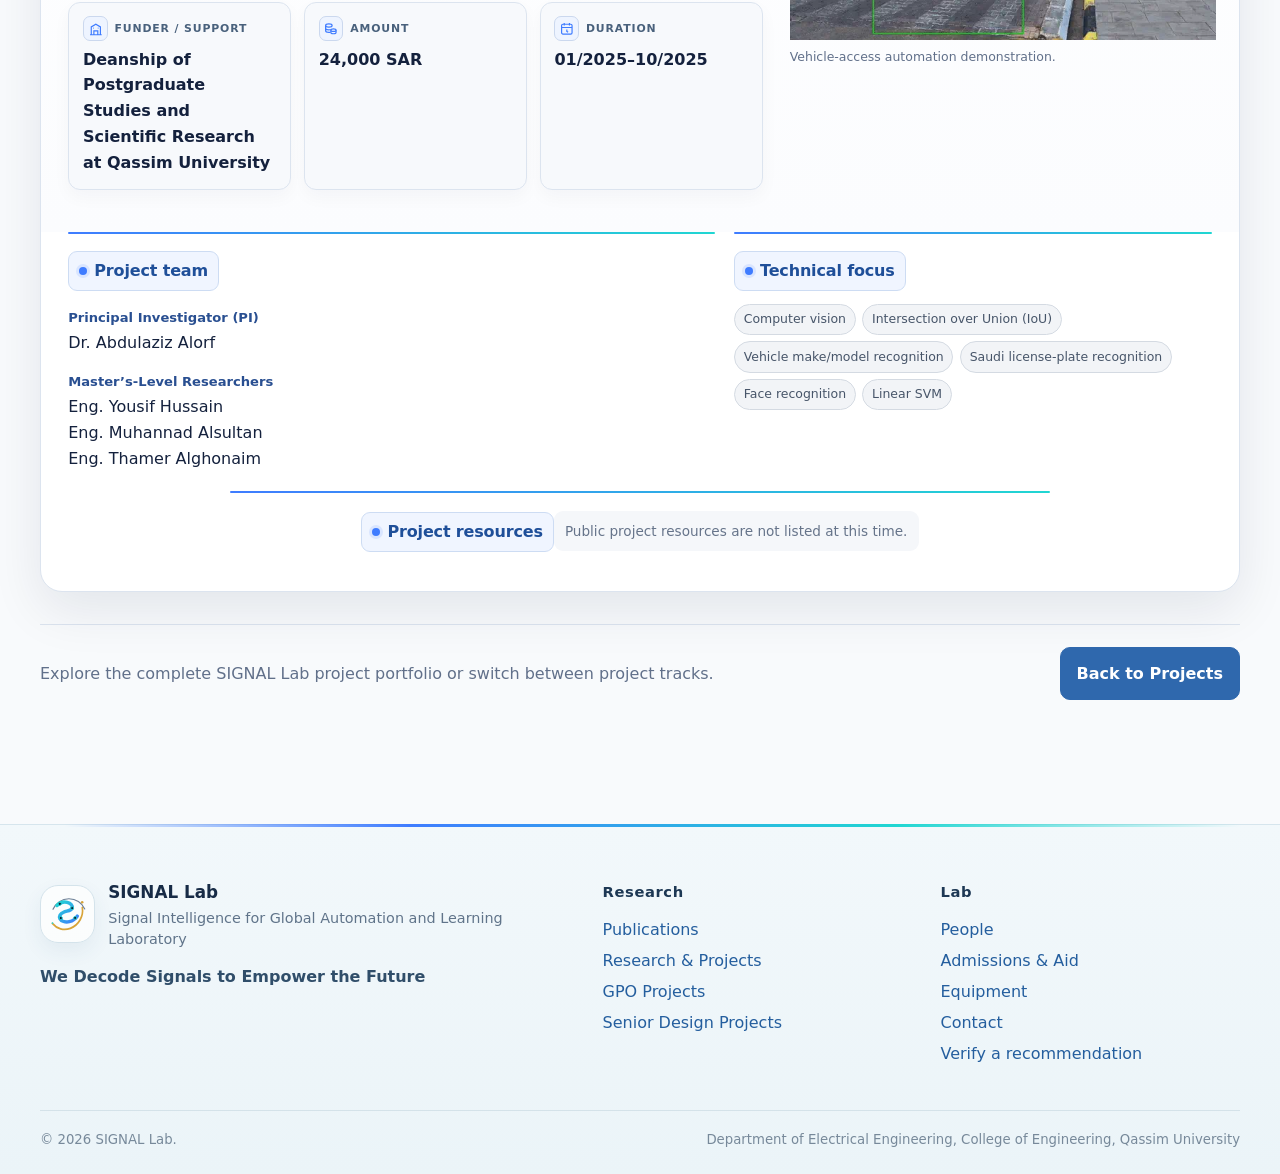
<file: gpo-projects.html>
<!doctype html><html lang="en"><head><meta charset="utf-8"><meta name="viewport" content="width=device-width,initial-scale=1"><title>GPO Projects | SIGNAL Lab</title><meta name="description" content="Government, Private, and Organizational projects at SIGNAL Lab."><meta name="theme-color" content="#F8FBFF"><meta property="og:title" content="GPO Projects | SIGNAL Lab"><meta property="og:description" content="Government, Private, and Organizational projects at SIGNAL Lab."><meta property="og:type" content="website"><meta property="og:site_name" content="SIGNAL Lab"><meta property="og:image" content="assets/brand/logo-horizontal-2400.png"><meta name="twitter:card" content="summary_large_image"><meta name="twitter:title" content="GPO Projects | SIGNAL Lab"><meta name="twitter:description" content="Government, Private, and Organizational projects at SIGNAL Lab."><link rel="icon" href="assets/brand/favicon.ico"><link rel="stylesheet" href="assets/css/styles.css"></head><body data-page="gpo"><div id="site-header"></div><main id="main"><section class="page-hero projects-hero"><div class="container"><div class="eyebrow">Projects · GPO Projects</div><h1 data-project-title>Government, Private, and Organizational (GPO) Projects</h1><p data-project-desc></p><div class="hero-actions"><a class="btn btn-primary" href="projects.html">Projects overview</a><a class="btn btn-secondary" href="sdps.html">Senior Design Projects</a></div></div></section><section class="section"><div class="container"><div class="project-page-intro"><div><div class="eyebrow">Project portfolio</div><h2><span id="project-count">—</span> in this track</h2><p class="lede">Each project record brings together its scope, funding or support, duration, team, technical focus, media, and available project resources in a consistent research-portfolio format.</p></div><nav class="project-index" aria-label="Projects on this page"><strong>On this page</strong><div id="project-index-links"></div></nav></div><div id="project-list" class="project-stack" style="margin-top:2rem"></div><div class="project-nav-band"><p>Explore the complete SIGNAL Lab project portfolio or switch between project tracks.</p><a class="btn btn-dark" href="projects.html">Back to Projects</a></div></div></section></main><div id="site-footer"></div><script src="assets/js/main.js" defer></script><script src="assets/js/projects.js?v=20260828-jpdaf-image" defer></script></body></html>
</file>
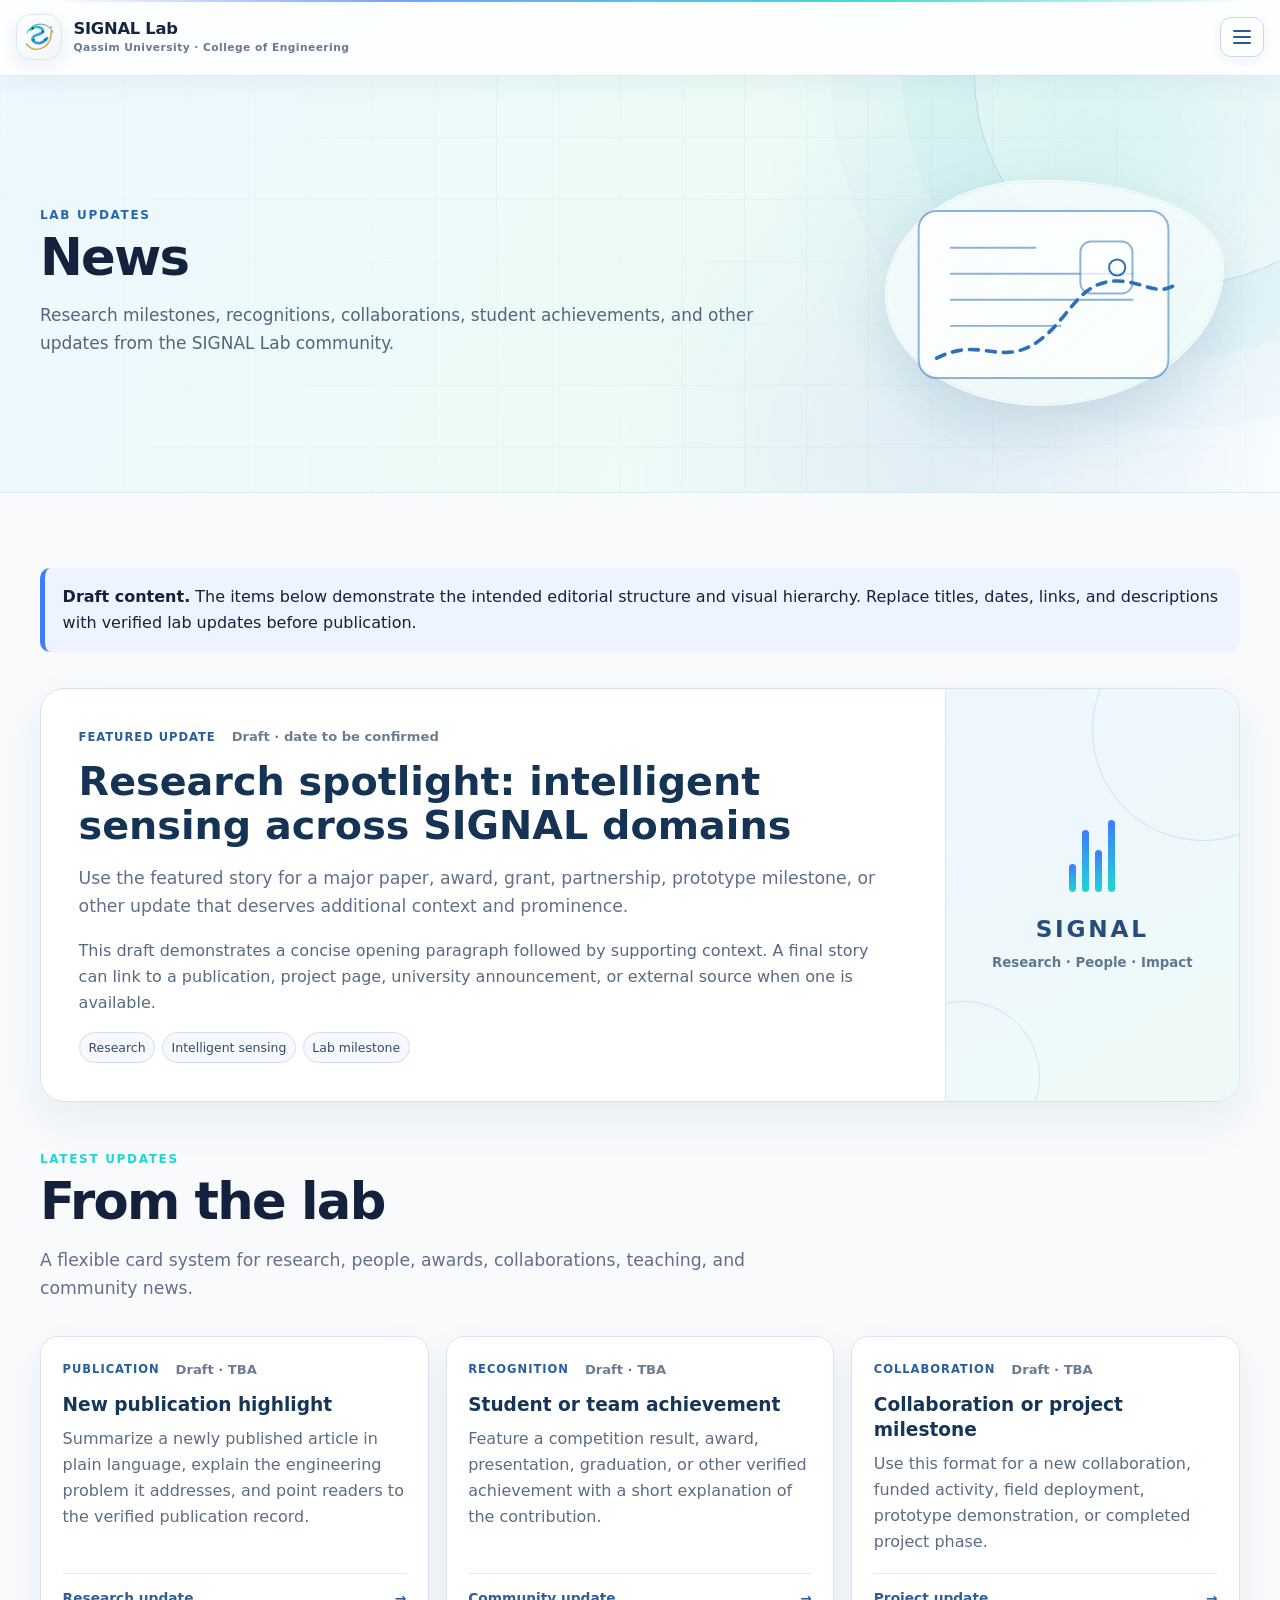
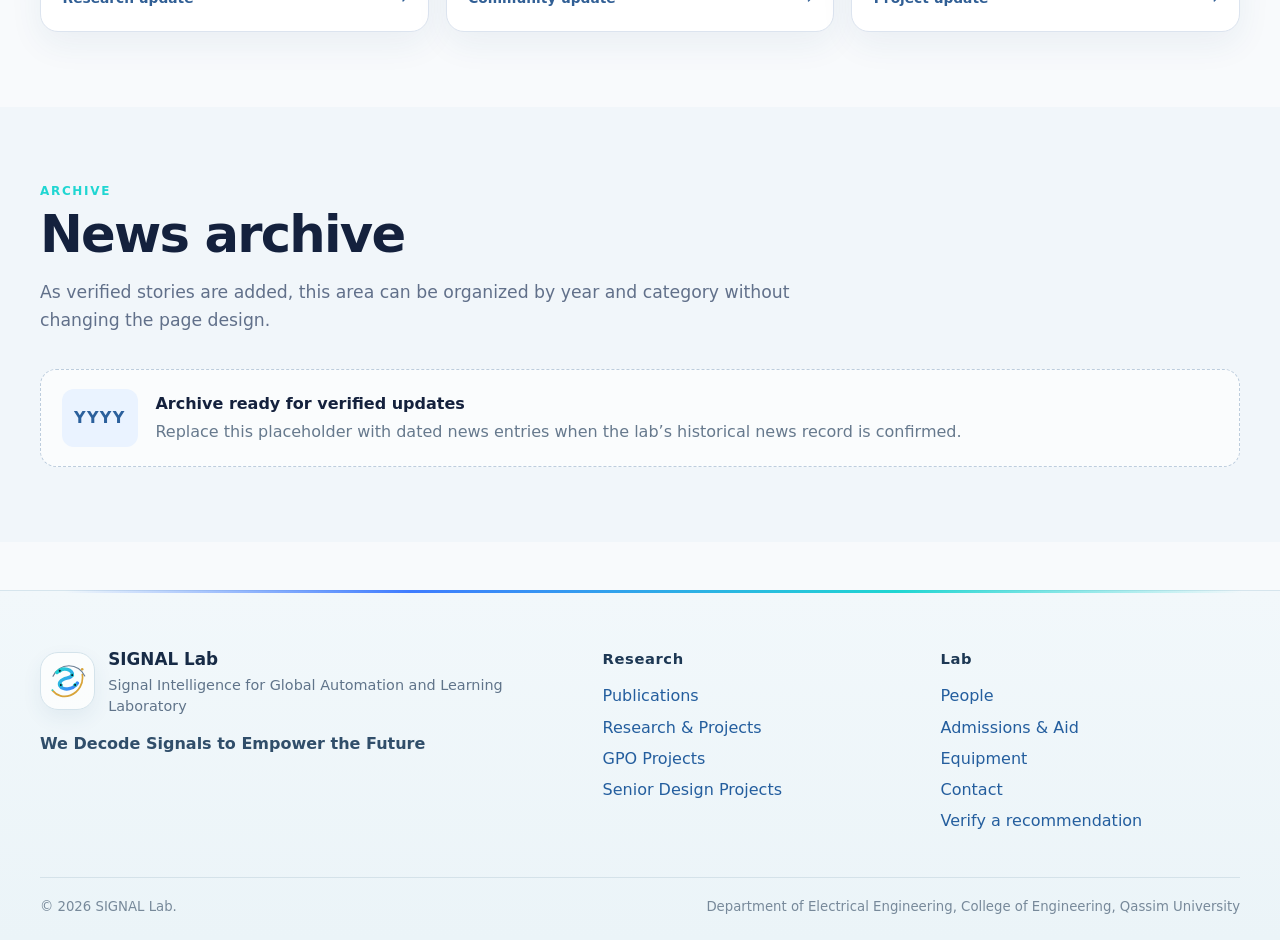
<file: news.html>
<!doctype html>
<html lang="en">
<head>
  <meta charset="utf-8">
  <meta name="viewport" content="width=device-width,initial-scale=1">
  <title>News | SIGNAL Lab</title>
  <meta name="description" content="News, milestones, research highlights, and community updates from SIGNAL Lab.">
  <meta name="theme-color" content="#F8FBFF">
  <meta property="og:title" content="News | SIGNAL Lab">
  <meta property="og:description" content="News, milestones, research highlights, and community updates from SIGNAL Lab.">
  <meta property="og:type" content="website">
  <meta property="og:site_name" content="SIGNAL Lab">
  <meta property="og:image" content="assets/brand/logo-horizontal-2400.png">
  <meta name="twitter:card" content="summary_large_image">
  <meta name="twitter:title" content="News | SIGNAL Lab">
  <meta name="twitter:description" content="News, milestones, research highlights, and community updates from SIGNAL Lab.">
  <link rel="icon" href="assets/brand/favicon.ico">
  <link rel="stylesheet" href="assets/css/styles.css">
</head>
<body data-page="news">
<div id="site-header"></div>
<main id="main">
  <section class="page-hero">
    <div class="container">
      <div class="eyebrow">Lab updates</div>
      <h1>News</h1>
      <p>Research milestones, recognitions, collaborations, student achievements, and other updates from the SIGNAL Lab community.</p>
    </div>
  </section>

  <section class="section">
    <div class="container">
      <div class="notice info draft-notice"><strong>Draft content.</strong> The items below demonstrate the intended editorial structure and visual hierarchy. Replace titles, dates, links, and descriptions with verified lab updates before publication.</div>

      <article class="news-feature" aria-labelledby="featured-news-title">
        <div class="news-feature-copy">
          <div class="content-meta"><span class="content-kicker">Featured update</span><span>Draft · date to be confirmed</span></div>
          <h2 id="featured-news-title">Research spotlight: intelligent sensing across SIGNAL domains</h2>
          <p class="lede">Use the featured story for a major paper, award, grant, partnership, prototype milestone, or other update that deserves additional context and prominence.</p>
          <p>This draft demonstrates a concise opening paragraph followed by supporting context. A final story can link to a publication, project page, university announcement, or external source when one is available.</p>
          <div class="chip-row" aria-label="Draft story topics"><span class="chip">Research</span><span class="chip">Intelligent sensing</span><span class="chip">Lab milestone</span></div>
        </div>
        <div class="news-feature-visual" aria-hidden="true">
          <div class="signal-story-mark"><span></span><span></span><span></span><span></span></div>
          <strong>SIGNAL</strong>
          <small>Research · People · Impact</small>
        </div>
      </article>

      <div class="section-head compact-content-head">
        <div class="eyebrow">Latest updates</div>
        <h2>From the lab</h2>
        <p>A flexible card system for research, people, awards, collaborations, teaching, and community news.</p>
      </div>

      <div class="grid grid-3 editorial-grid">
        <article class="card editorial-card">
          <div class="content-meta"><span class="content-kicker">Publication</span><span>Draft · TBA</span></div>
          <h3>New publication highlight</h3>
          <p>Summarize a newly published article in plain language, explain the engineering problem it addresses, and point readers to the verified publication record.</p>
          <div class="editorial-card-footer"><span>Research update</span><span aria-hidden="true">→</span></div>
        </article>
        <article class="card editorial-card">
          <div class="content-meta"><span class="content-kicker">Recognition</span><span>Draft · TBA</span></div>
          <h3>Student or team achievement</h3>
          <p>Feature a competition result, award, presentation, graduation, or other verified achievement with a short explanation of the contribution.</p>
          <div class="editorial-card-footer"><span>Community update</span><span aria-hidden="true">→</span></div>
        </article>
        <article class="card editorial-card">
          <div class="content-meta"><span class="content-kicker">Collaboration</span><span>Draft · TBA</span></div>
          <h3>Collaboration or project milestone</h3>
          <p>Use this format for a new collaboration, funded activity, field deployment, prototype demonstration, or completed project phase.</p>
          <div class="editorial-card-footer"><span>Project update</span><span aria-hidden="true">→</span></div>
        </article>
      </div>
    </div>
  </section>

  <section class="section section-alt">
    <div class="container">
      <div class="section-head">
        <div class="eyebrow">Archive</div>
        <h2>News archive</h2>
        <p>As verified stories are added, this area can be organized by year and category without changing the page design.</p>
      </div>
      <div class="archive-placeholder"><span class="archive-year">YYYY</span><div><strong>Archive ready for verified updates</strong><p>Replace this placeholder with dated news entries when the lab’s historical news record is confirmed.</p></div></div>
    </div>
  </section>
</main>
<div id="site-footer"></div>
<script src="assets/js/main.js" defer></script>
</body>
</html>
</file>
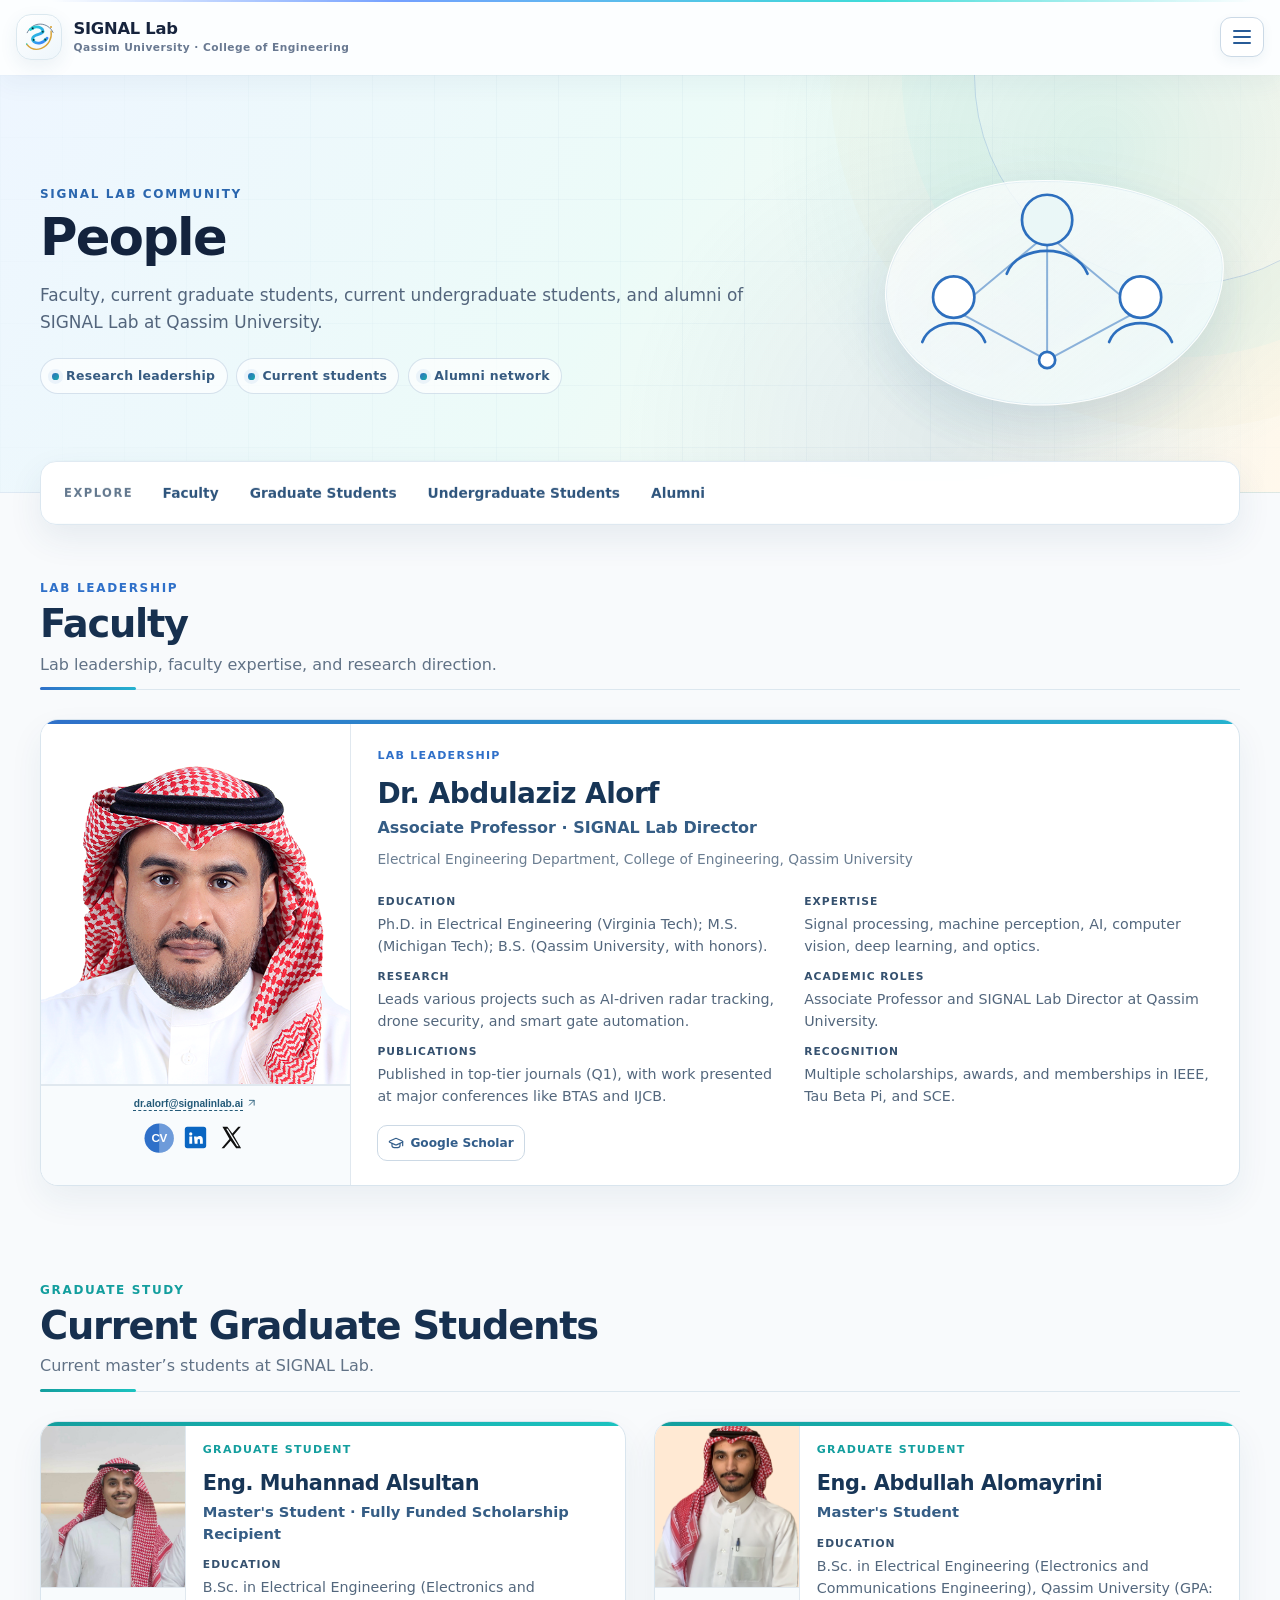
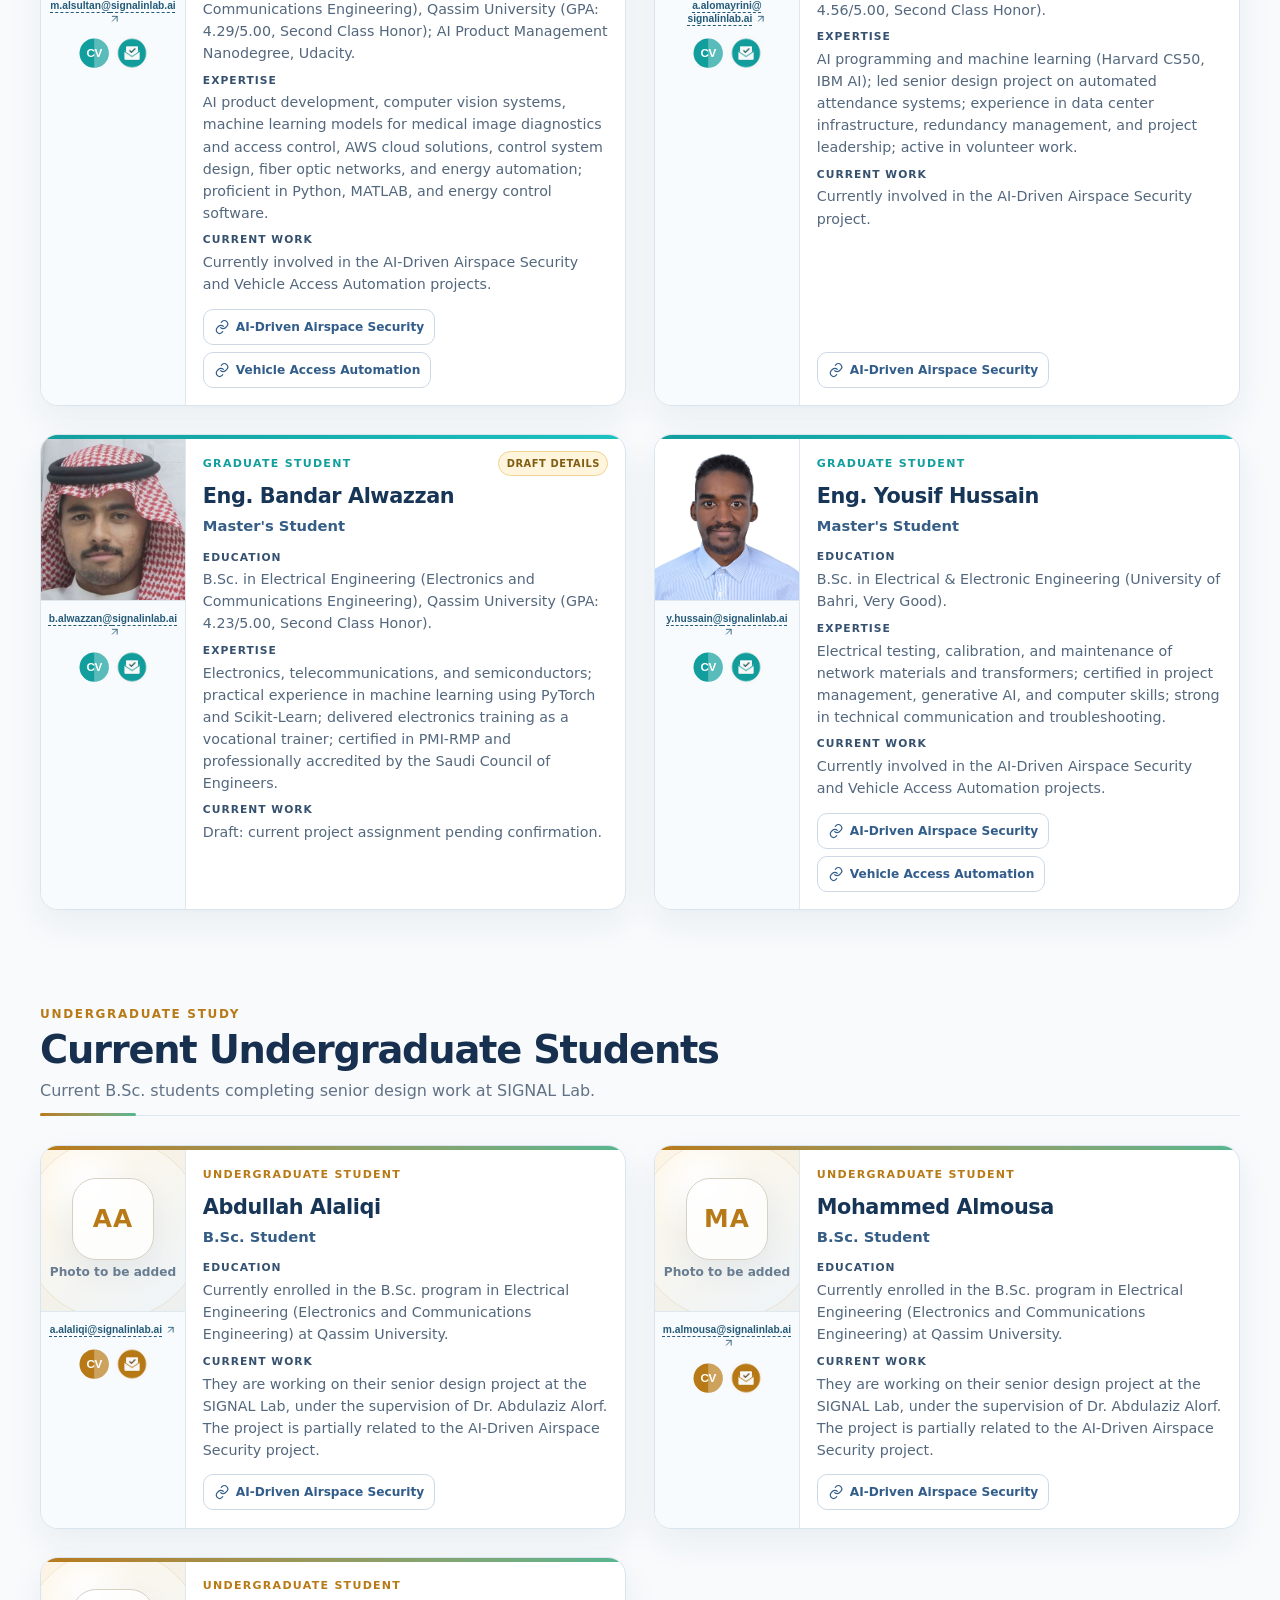
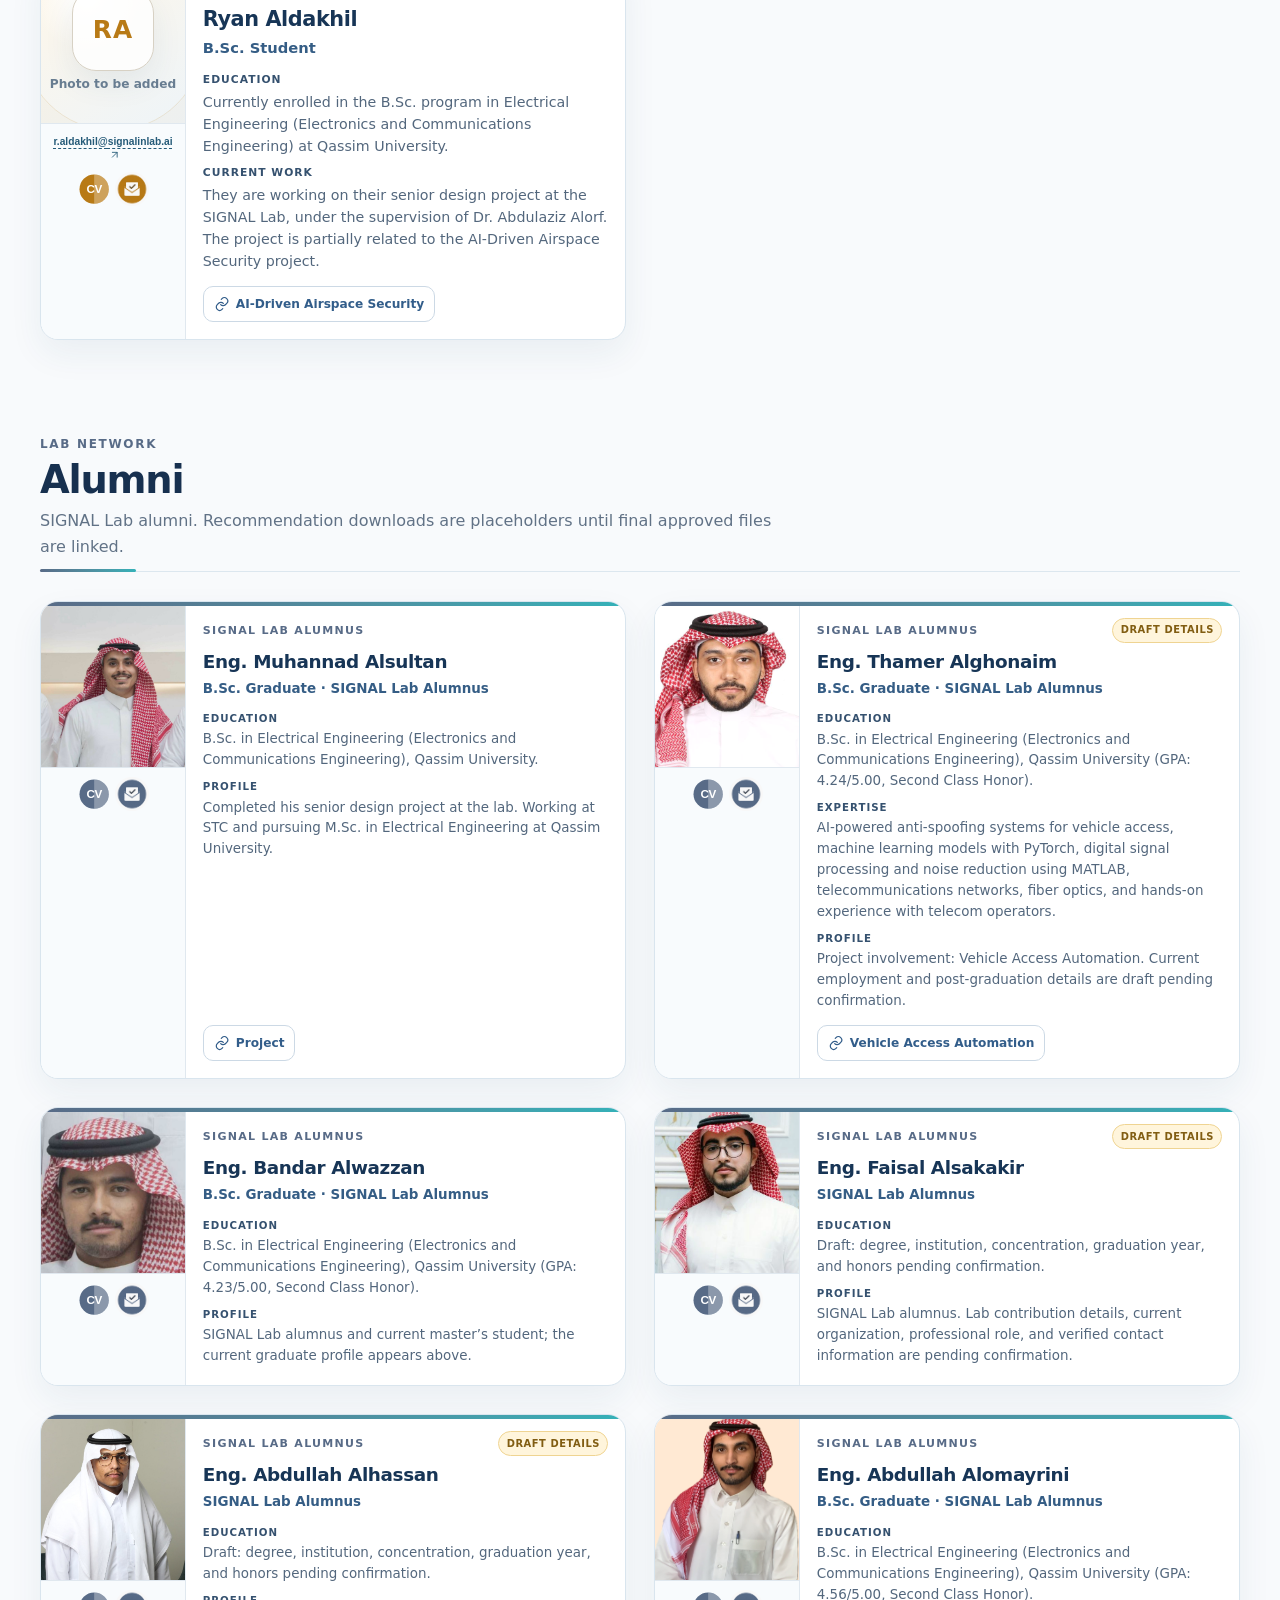
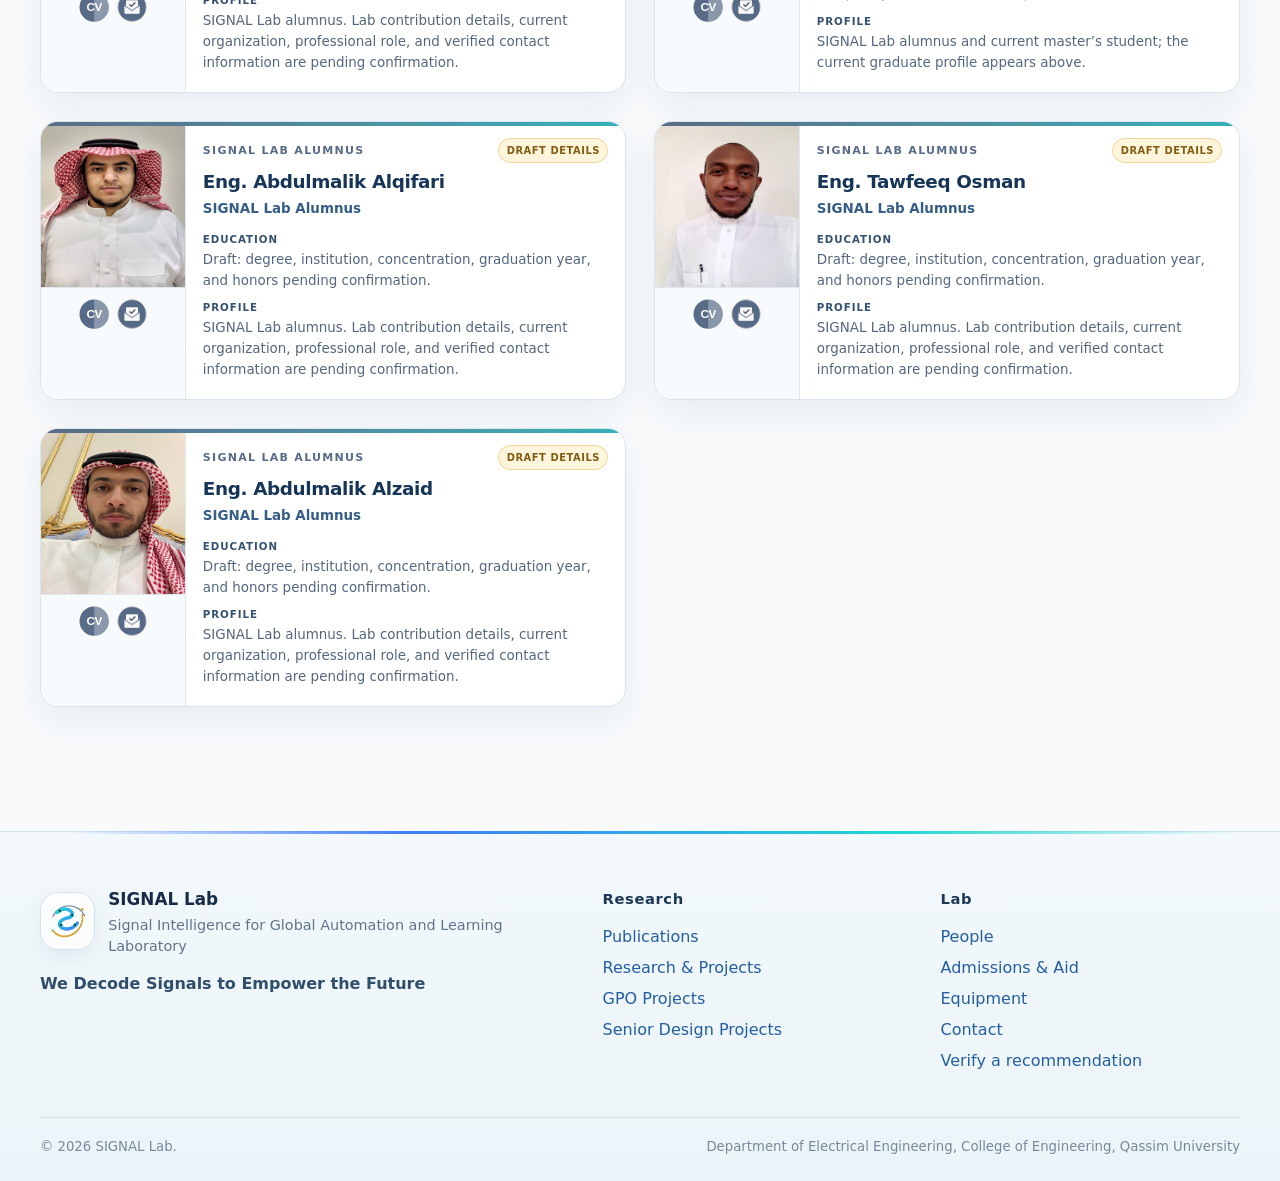
<file: people.html>
<!doctype html>
<html lang="en">
<head>
  <meta charset="utf-8">
  <meta name="viewport" content="width=device-width,initial-scale=1">
  <title>People | SIGNAL Lab</title>
  <meta name="description" content="Meet the faculty, current graduate students, current undergraduate students, and alumni of SIGNAL Lab at Qassim University.">
  <meta name="theme-color" content="#F8FBFF">
  <meta property="og:title" content="People | SIGNAL Lab">
  <meta property="og:description" content="Meet the faculty, current graduate students, current undergraduate students, and alumni of SIGNAL Lab at Qassim University.">
  <meta property="og:type" content="website">
  <meta property="og:site_name" content="SIGNAL Lab">
  <meta property="og:image" content="assets/brand/logo-horizontal-2400.png">
  <meta name="twitter:card" content="summary_large_image">
  <meta name="twitter:title" content="People | SIGNAL Lab">
  <meta name="twitter:description" content="Meet the faculty, current graduate students, current undergraduate students, and alumni of SIGNAL Lab at Qassim University.">
  <link rel="icon" href="assets/brand/favicon.ico">
  <link rel="stylesheet" href="assets/css/styles.css">
</head>
<body data-page="people">
  <div id="site-header"></div>
  <main id="main">
    <section class="page-hero people-hero">
      <div class="container">
        <div class="eyebrow">SIGNAL Lab community</div>
        <h1>People</h1>
        <p>Faculty, current graduate students, current undergraduate students, and alumni of SIGNAL Lab at Qassim University.</p>
        <div class="people-hero-points" aria-label="People page highlights">
          <span>Research leadership</span>
          <span>Current students</span>
          <span>Alumni network</span>
        </div>
      </div>
    </section>

    <section class="people-jump-section" aria-label="People sections">
      <div class="container">
        <nav class="people-jump-nav" aria-label="Jump to people category">
          <span>Explore</span>
          <a href="#faculty">Faculty</a>
          <a href="#graduate">Graduate Students</a>
          <a href="#undergraduate">Undergraduate Students</a>
          <a href="#alumni">Alumni</a>
        </nav>
      </div>
    </section>

    <section class="section people-directory-section">
      <div class="container">
        <div id="people-list" class="people-groups">
          <div class="notice info">Loading the SIGNAL Lab people directory…</div>
        </div>
      </div>
    </section>
  </main>
  <div id="site-footer"></div>
  <script src="assets/js/main.js" defer></script>
  <script src="assets/js/content.js" defer></script>
</body>
</html>
</file>
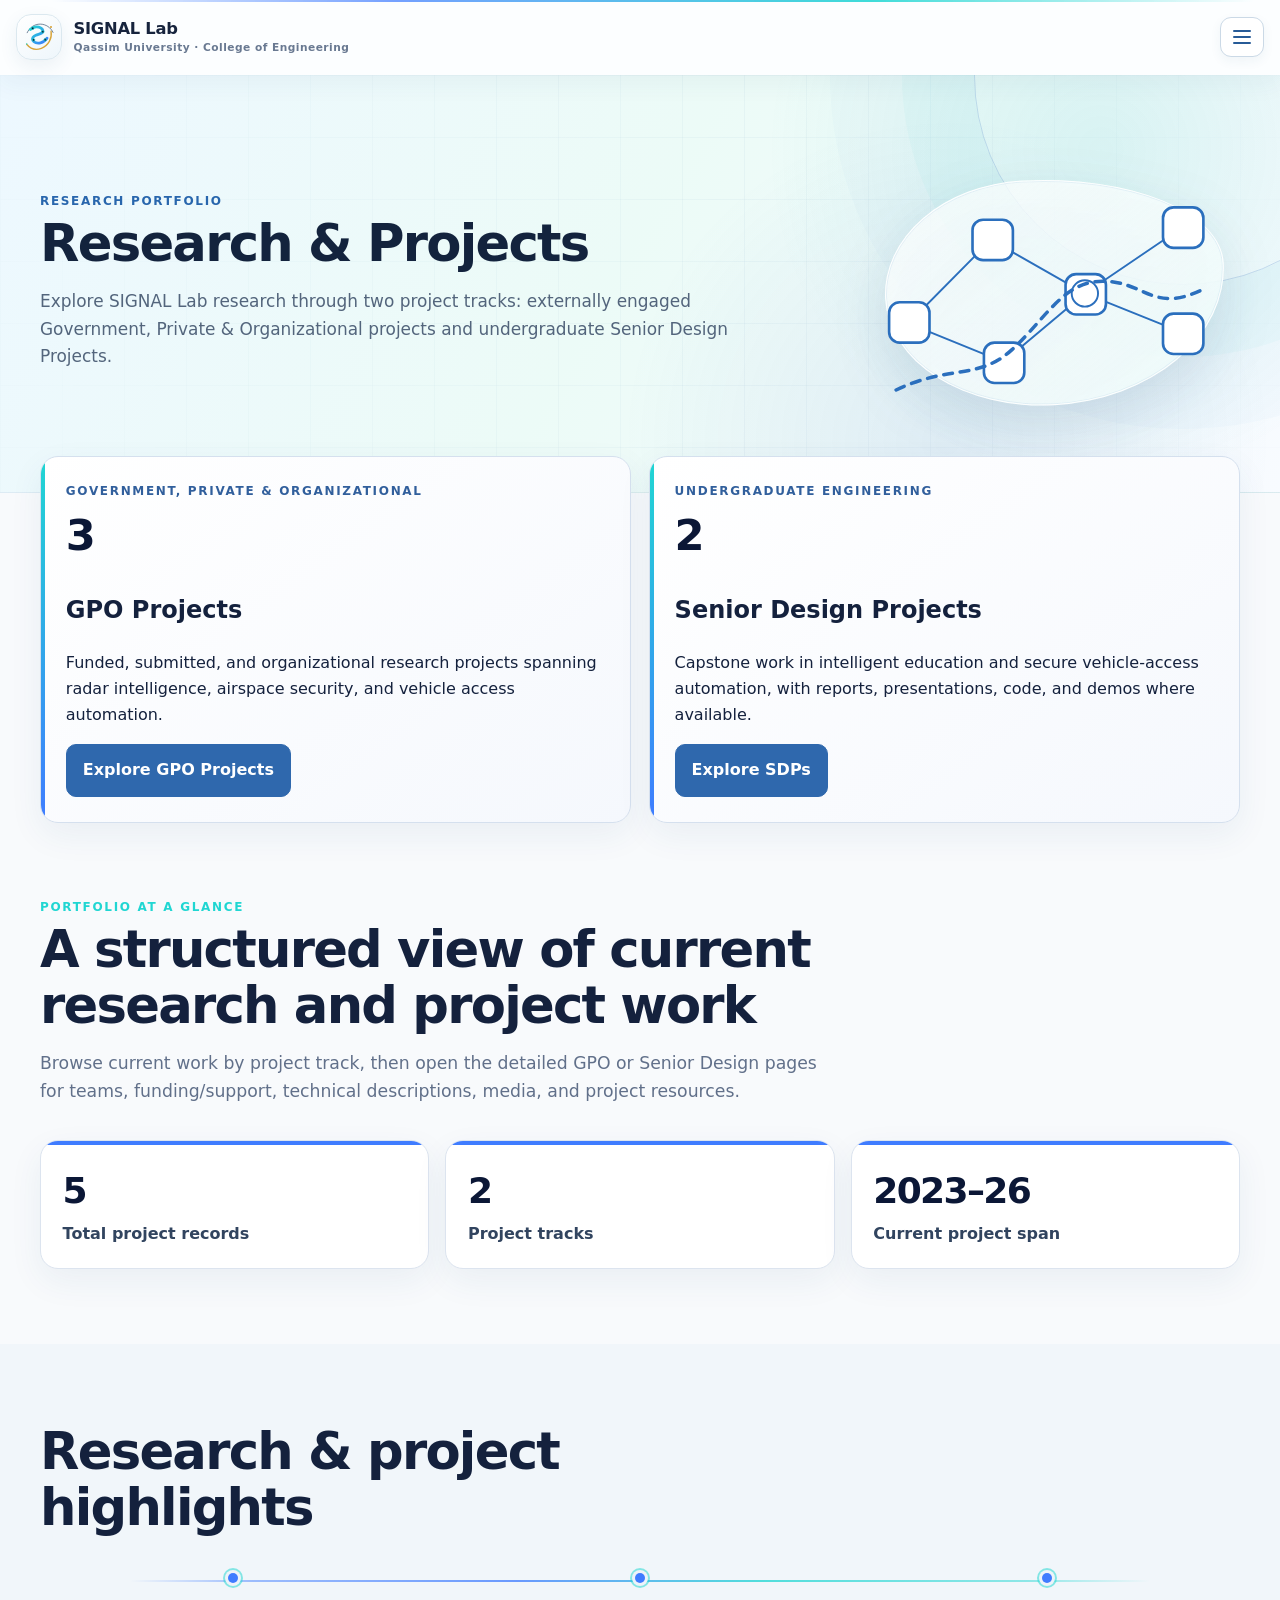
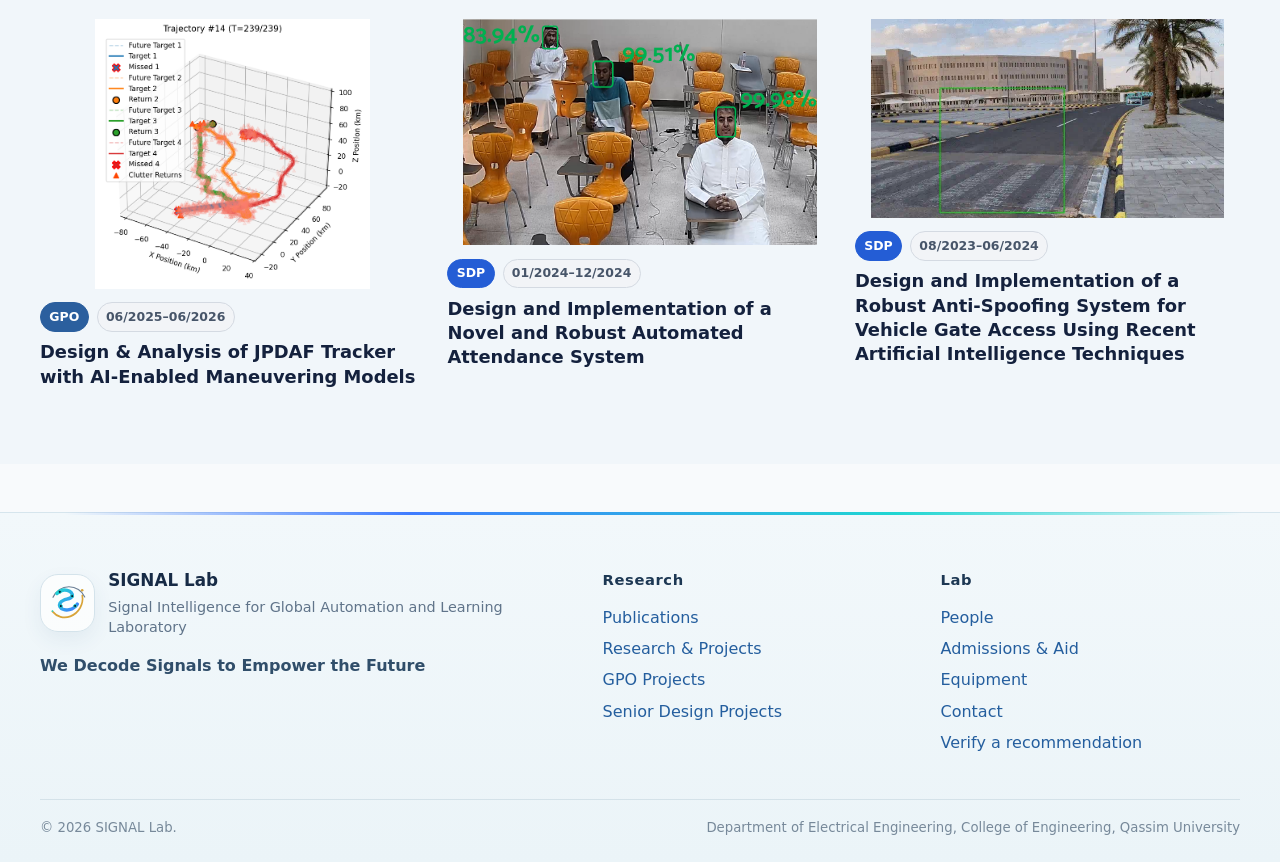
<file: projects.html>
<!doctype html><html lang="en"><head><meta charset="utf-8"><meta name="viewport" content="width=device-width,initial-scale=1"><title>Research &amp; Projects | SIGNAL Lab</title><meta name="description" content="SIGNAL Lab research and project portfolio: GPO Projects and Senior Design Projects."><meta name="theme-color" content="#F8FBFF"><meta property="og:title" content="Research &amp; Projects | SIGNAL Lab"><meta property="og:description" content="SIGNAL Lab research and project portfolio: GPO Projects and Senior Design Projects."><meta property="og:type" content="website"><meta property="og:site_name" content="SIGNAL Lab"><meta property="og:image" content="assets/brand/logo-horizontal-2400.png"><meta name="twitter:card" content="summary_large_image"><meta name="twitter:title" content="Research &amp; Projects | SIGNAL Lab"><meta name="twitter:description" content="SIGNAL Lab research and project portfolio: GPO Projects and Senior Design Projects."><link rel="icon" href="assets/brand/favicon.ico"><link rel="stylesheet" href="assets/css/styles.css"></head><body data-page="projects"><div id="site-header"></div><main id="main"><section class="page-hero projects-hero"><div class="container"><div class="eyebrow">Research portfolio</div><h1>Research &amp; Projects</h1><p>Explore SIGNAL Lab research through two project tracks: externally engaged Government, Private &amp; Organizational projects and undergraduate Senior Design Projects.</p></div></section><section><div class="container"><div class="project-switcher"><article class="card project-family"><div class="eyebrow" style="color:#315f9c">Government, Private &amp; Organizational</div><div id="gpo-count" class="family-number">—</div><h2>GPO Projects</h2><p>Funded, submitted, and organizational research projects spanning radar intelligence, airspace security, and vehicle access automation.</p><a class="btn btn-dark" href="gpo-projects.html">Explore GPO Projects</a></article><article class="card project-family"><div class="eyebrow" style="color:#315f9c">Undergraduate engineering</div><div id="sdp-count" class="family-number">—</div><h2>Senior Design Projects</h2><p>Capstone work in intelligent education and secure vehicle-access automation, with reports, presentations, code, and demos where available.</p><a class="btn btn-dark" href="sdps.html">Explore SDPs</a></article></div></div></section><section class="section"><div class="container"><div class="section-head"><div class="eyebrow">Portfolio at a glance</div><h2>A structured view of current research and project work</h2><p>Browse current work by project track, then open the detailed GPO or Senior Design pages for teams, funding/support, technical descriptions, media, and project resources.</p></div><div class="project-dashboard"><div class="card"><div id="total-count" class="metric">—</div><strong>Total project records</strong></div><div class="card"><div class="metric">2</div><strong>Project tracks</strong></div><div class="card"><div class="metric">2023–26</div><strong>Current project span</strong></div></div></div></section><section class="section section-alt"><div class="container"><div class="section-head"><h2>Research &amp; project highlights</h2></div><div id="featured-projects" class="project-feature-grid"></div></div></section></main><div id="site-footer"></div><script src="assets/js/main.js" defer></script><script src="assets/js/projects.js?v=20260828-project-highlights" defer></script></body></html>
</file>
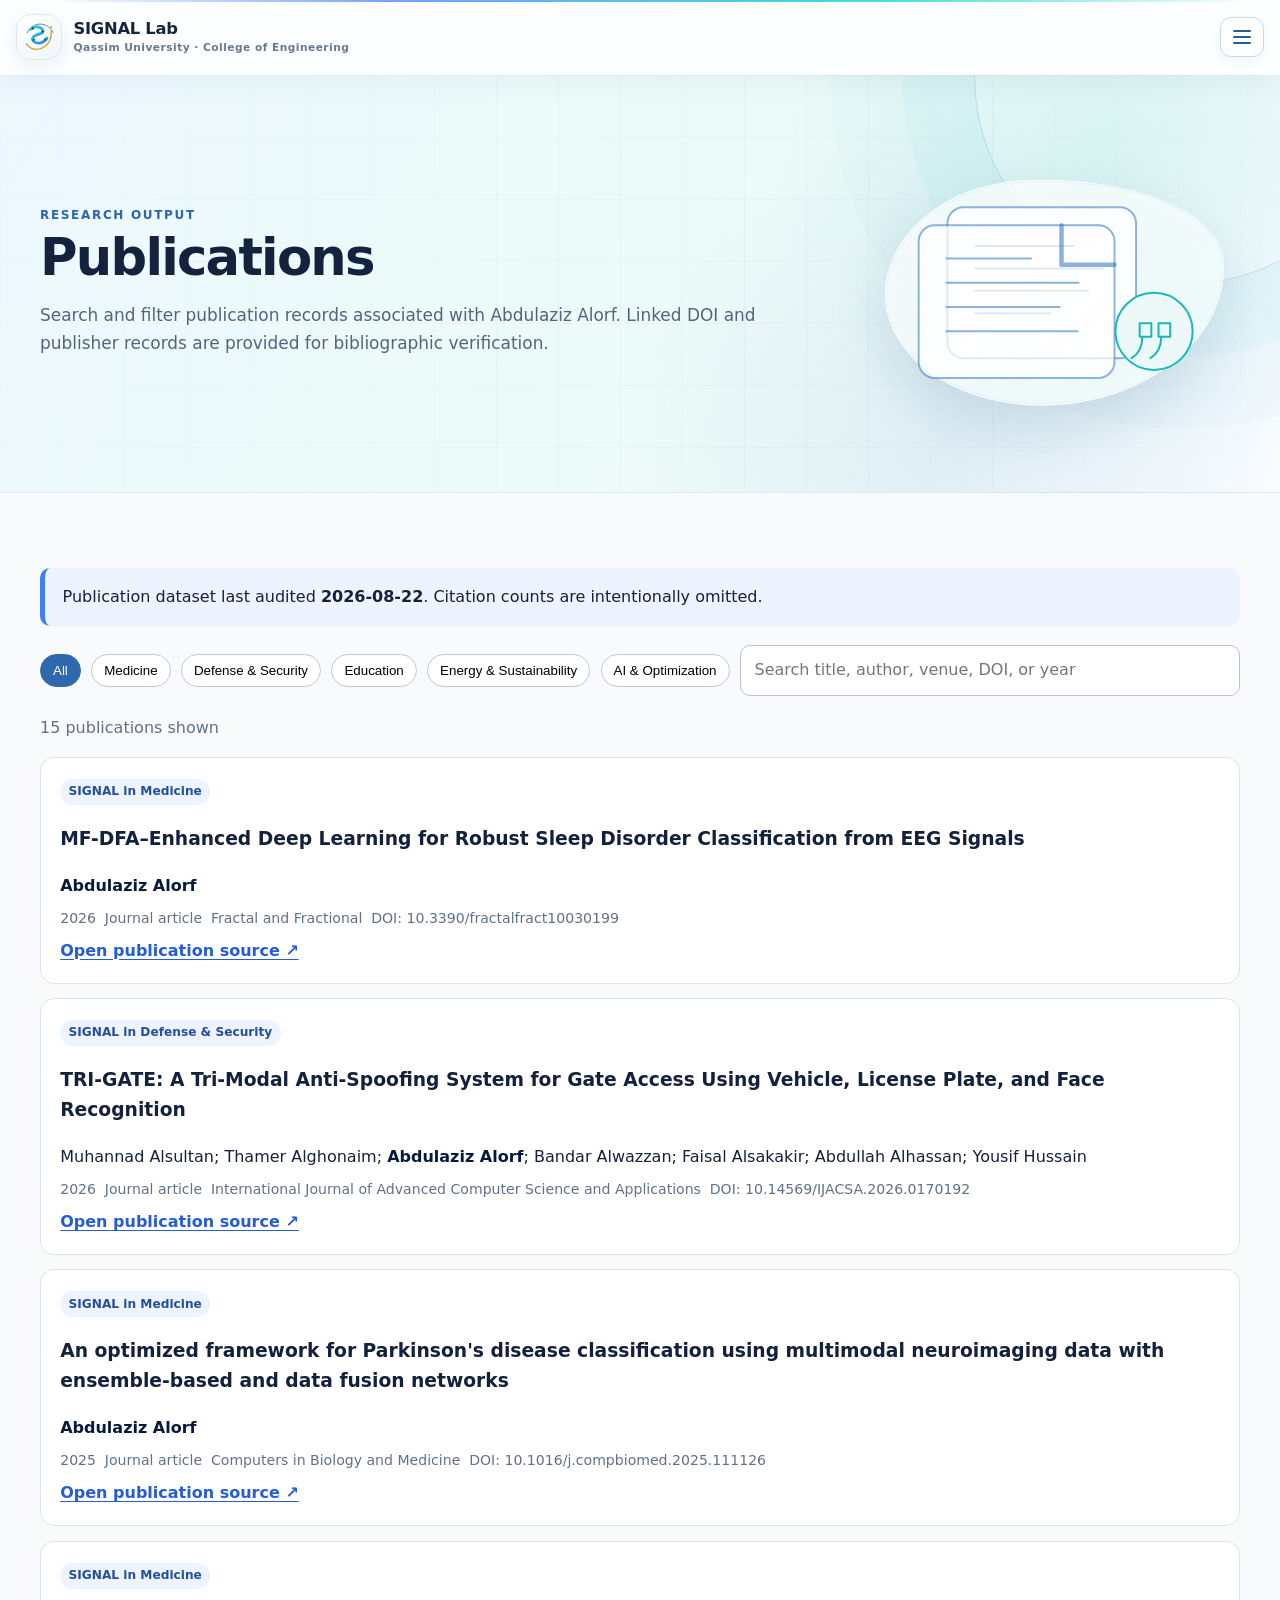
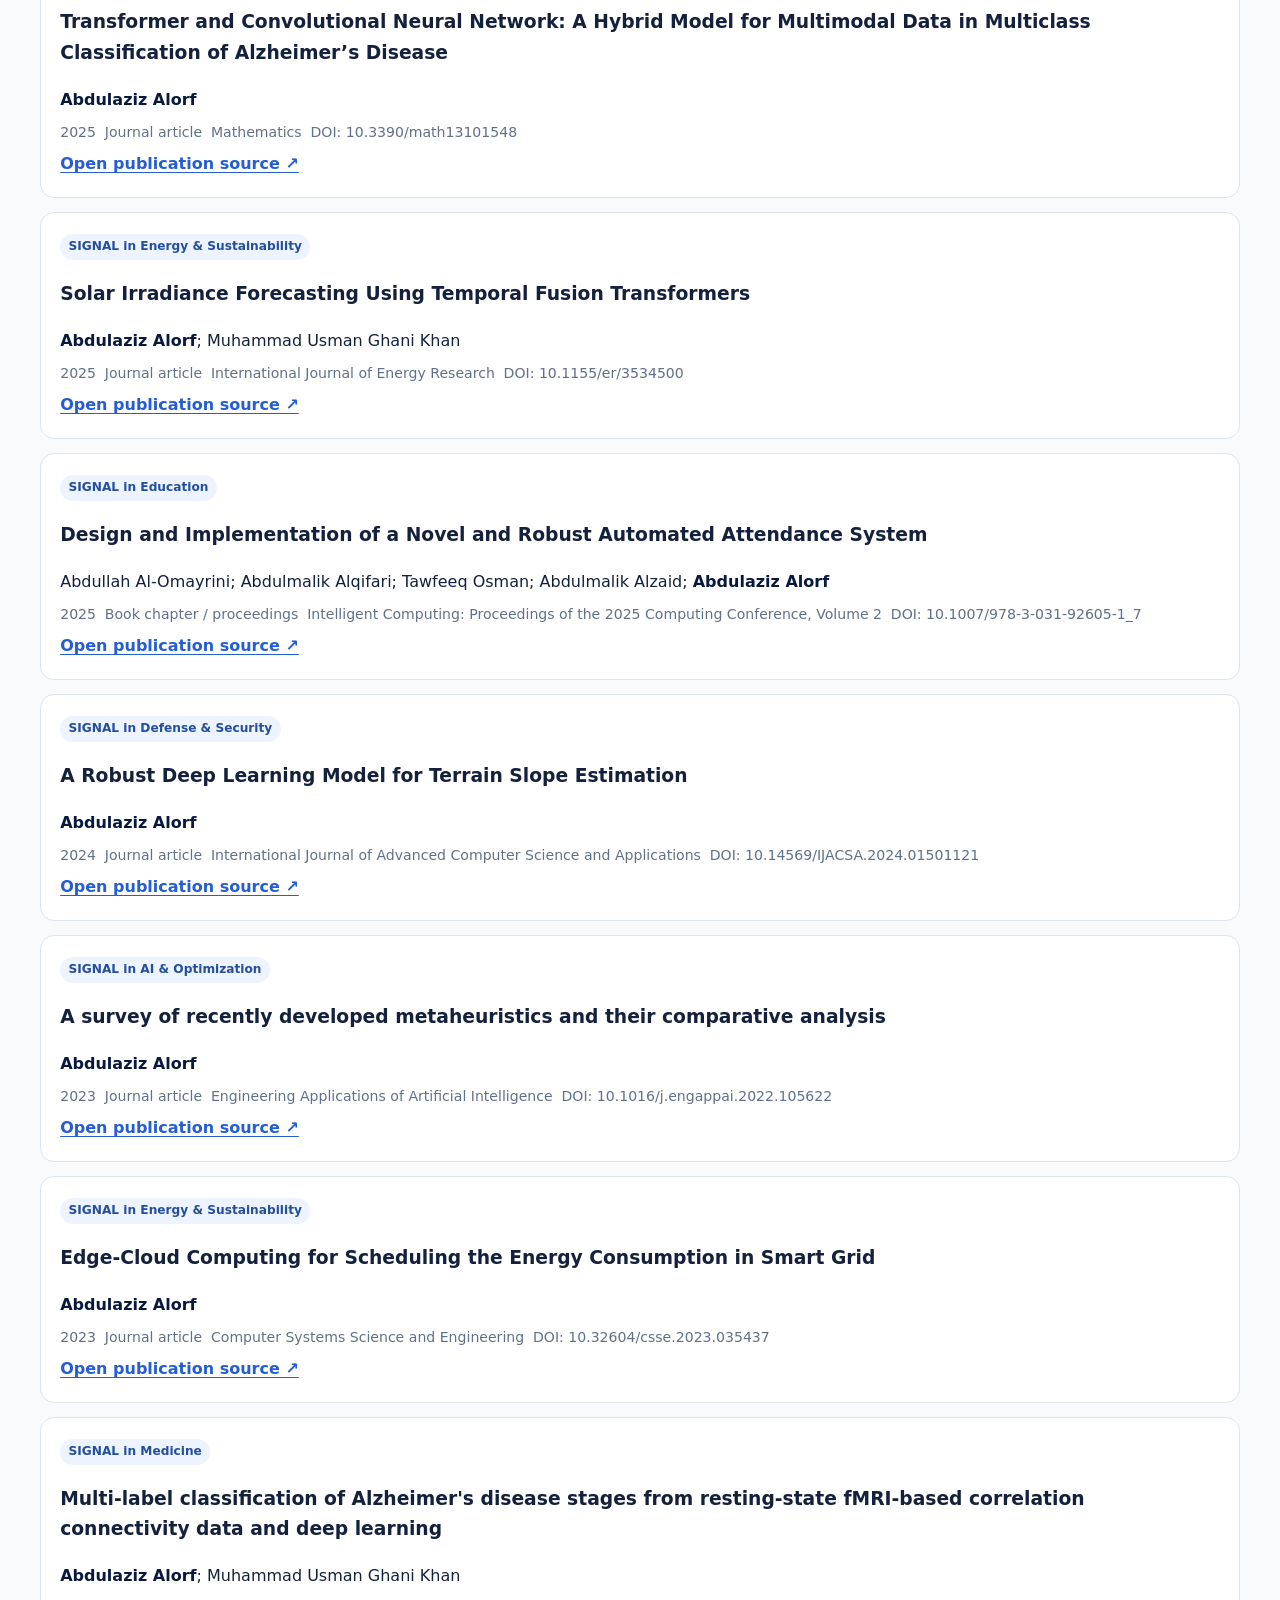
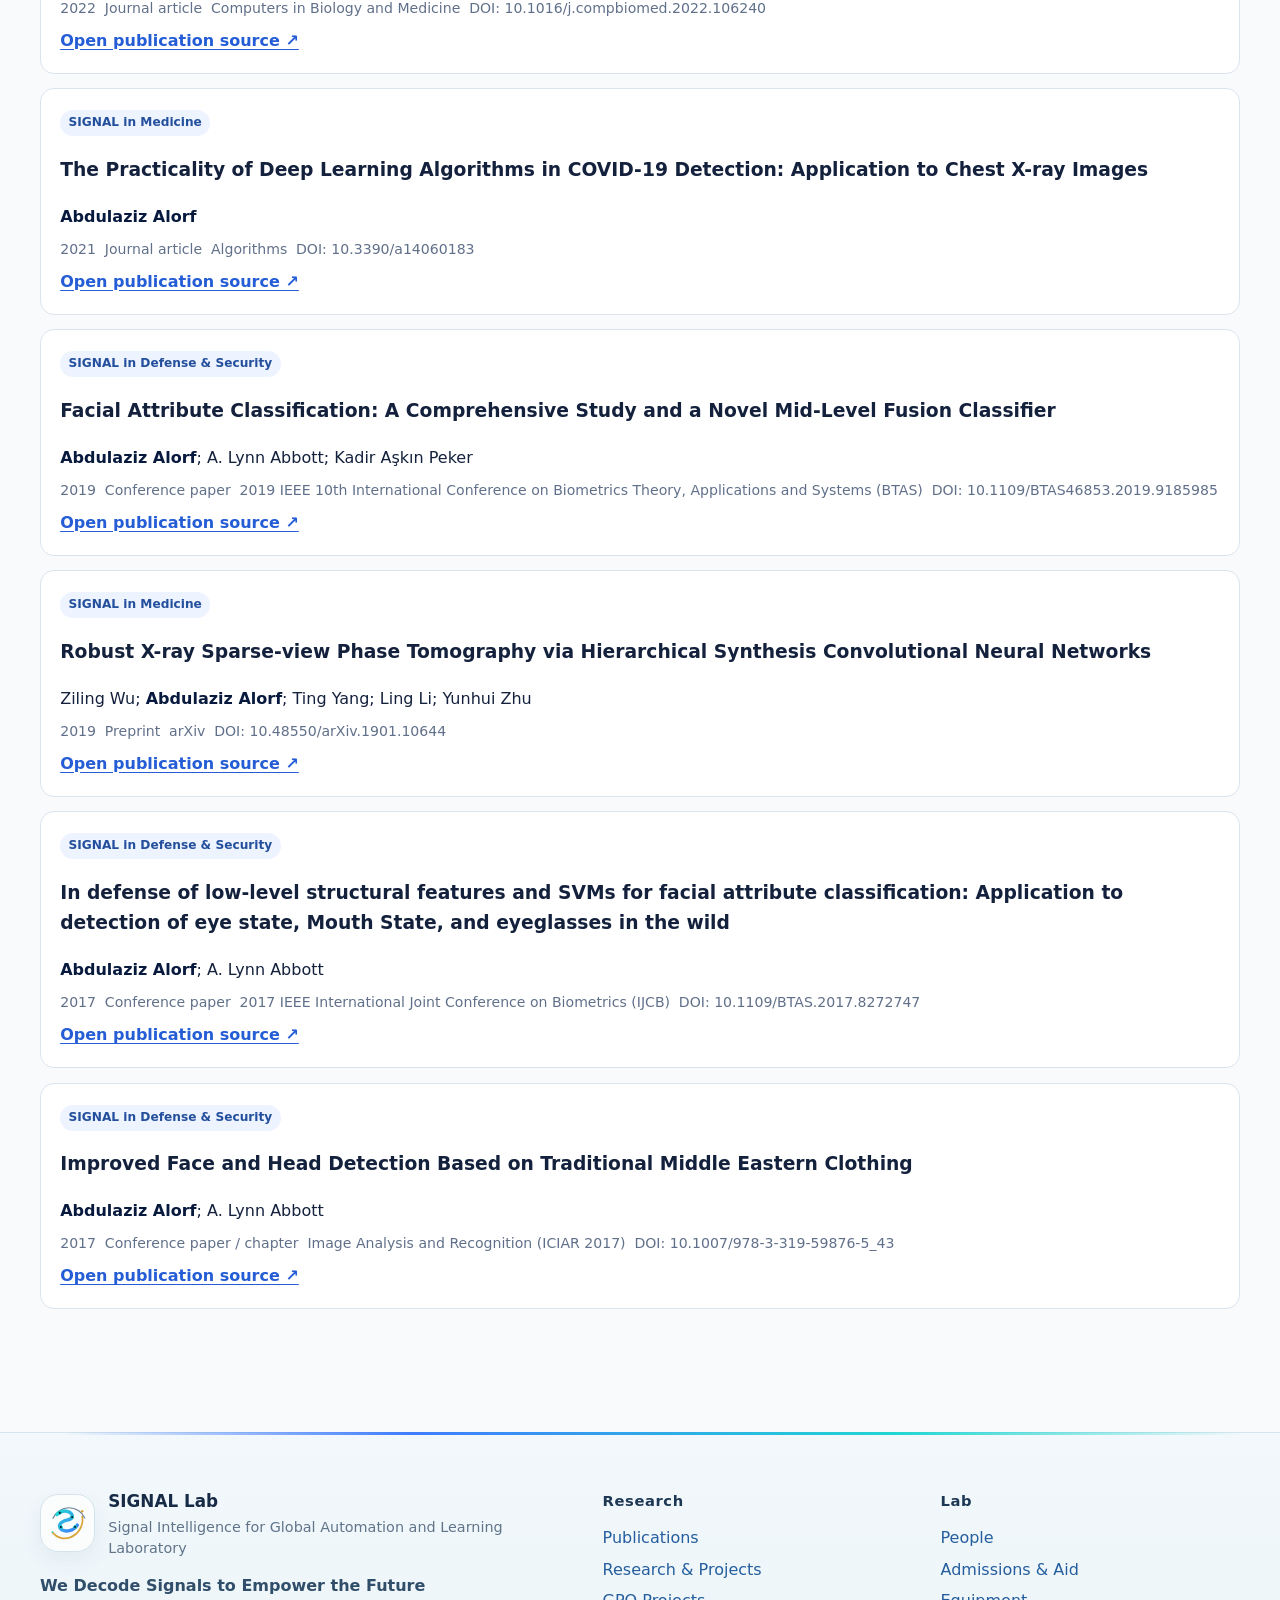
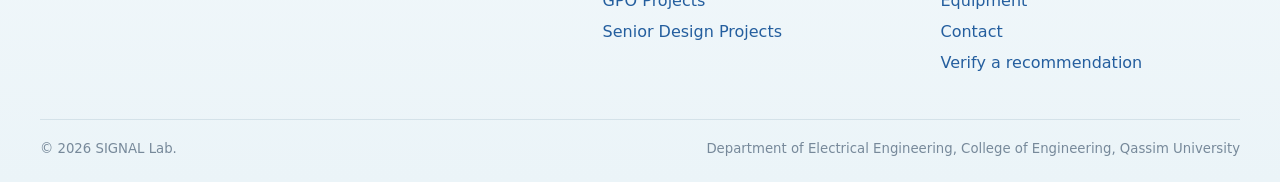
<file: publications.html>
<!doctype html><html lang="en"><head><meta charset="utf-8"><meta name="viewport" content="width=device-width,initial-scale=1"><title>Publications | SIGNAL Lab</title><meta name="description" content="Search and filter SIGNAL Lab publications."><meta name="theme-color" content="#F8FBFF"><meta property="og:title" content="Publications | SIGNAL Lab"><meta property="og:description" content="Search and filter SIGNAL Lab publications."><meta property="og:type" content="website"><meta property="og:site_name" content="SIGNAL Lab"><meta property="og:image" content="assets/brand/logo-horizontal-2400.png"><meta name="twitter:card" content="summary_large_image"><meta name="twitter:title" content="Publications | SIGNAL Lab"><meta name="twitter:description" content="Search and filter SIGNAL Lab publications."><link rel="icon" href="assets/brand/favicon.ico"><link rel="stylesheet" href="assets/css/styles.css"></head><body data-page="publications"><div id="site-header"></div><main id="main"><section class="page-hero"><div class="container"><div class="eyebrow">Research output</div><h1>Publications</h1><p>Search and filter publication records associated with Abdulaziz Alorf. Linked DOI and publisher records are provided for bibliographic verification.</p></div></section><section class="section"><div class="container"><div class="notice info">Publication dataset last audited <strong id="audit-date">—</strong>. Citation counts are intentionally omitted.</div><div class="toolbar"><button class="filter-btn" data-filter="all" aria-pressed="true">All</button><button class="filter-btn" data-filter="medicine" aria-pressed="false">Medicine</button><button class="filter-btn" data-filter="security" aria-pressed="false">Defense & Security</button><button class="filter-btn" data-filter="education" aria-pressed="false">Education</button><button class="filter-btn" data-filter="energy" aria-pressed="false">Energy & Sustainability</button><button class="filter-btn" data-filter="ai" aria-pressed="false">AI & Optimization</button><input id="pub-search" class="search-input" type="search" placeholder="Search title, author, venue, DOI, or year" aria-label="Search publications"></div><p id="pub-count" class="muted"></p><div id="pub-list" class="pub-list"></div></div></section></main><div id="site-footer"></div><script src="assets/js/main.js" defer></script><script src="assets/js/publications.js" defer></script></body></html>
</file>
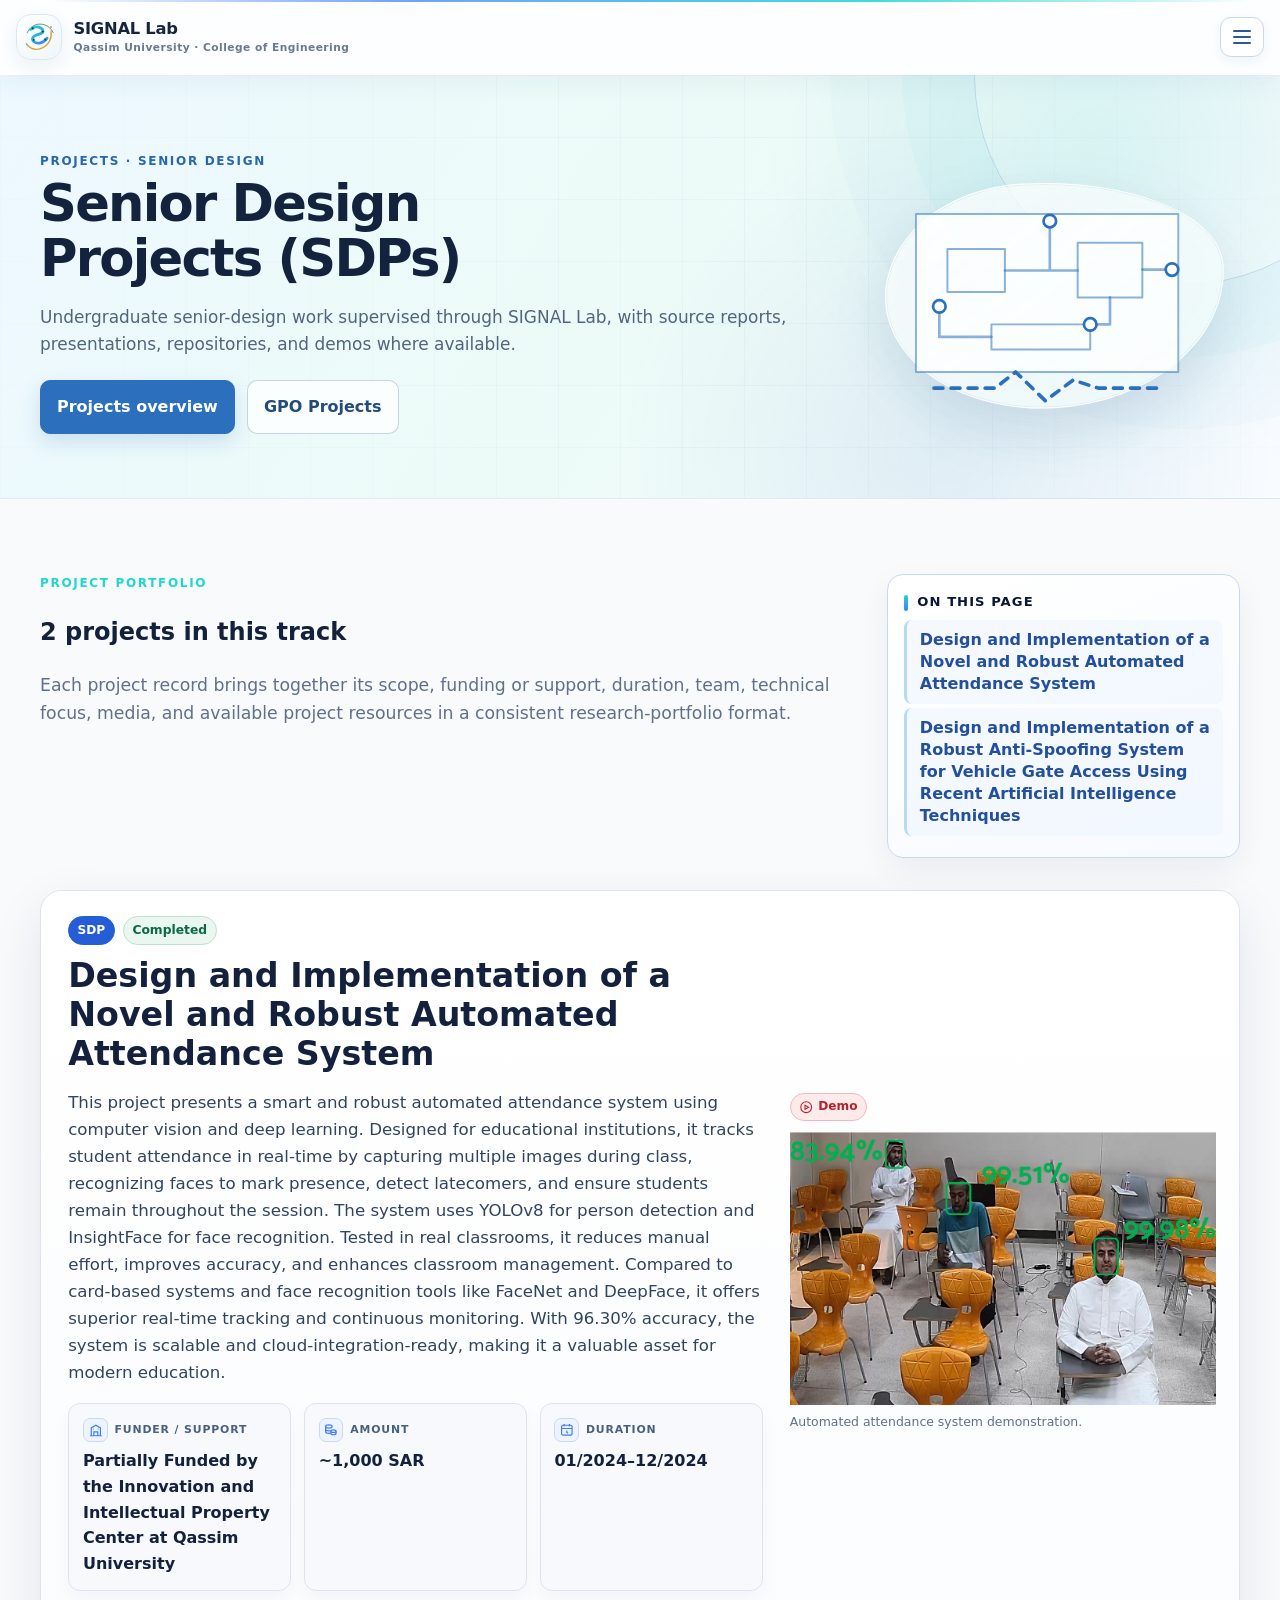
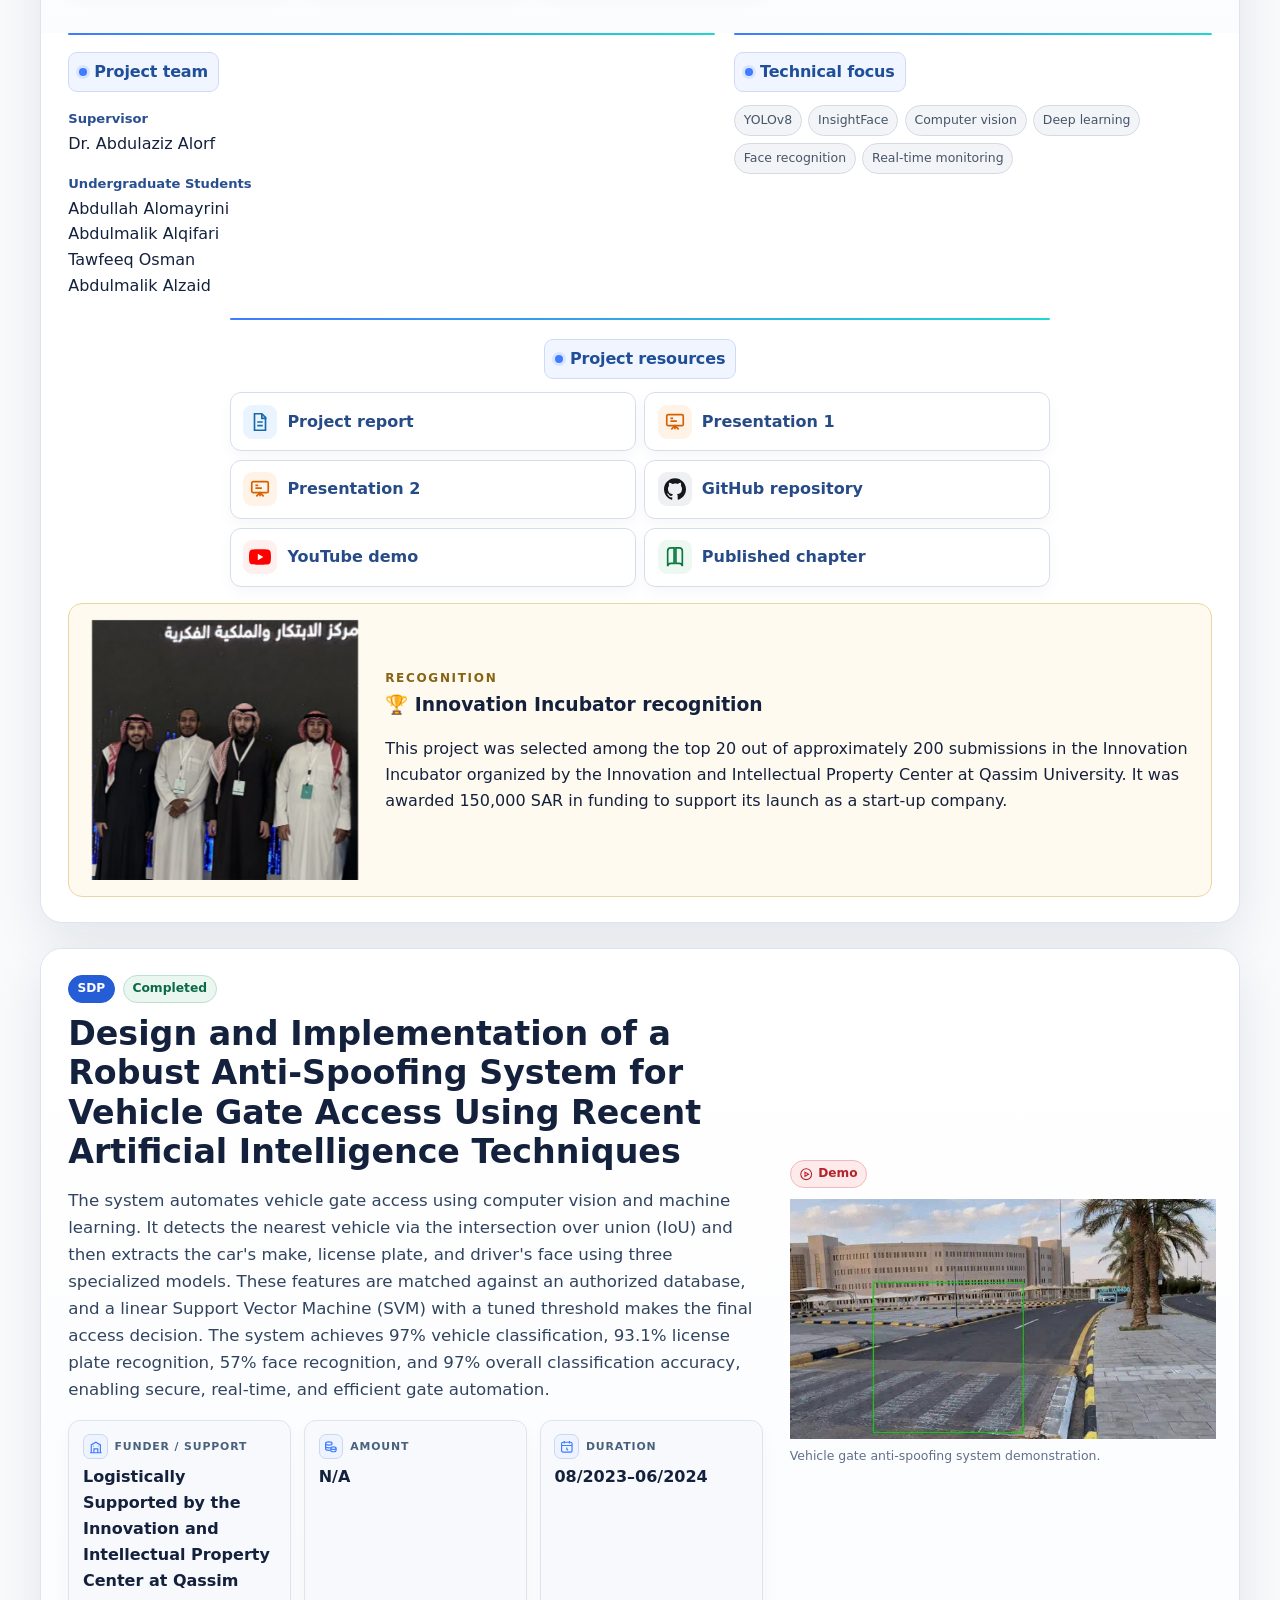
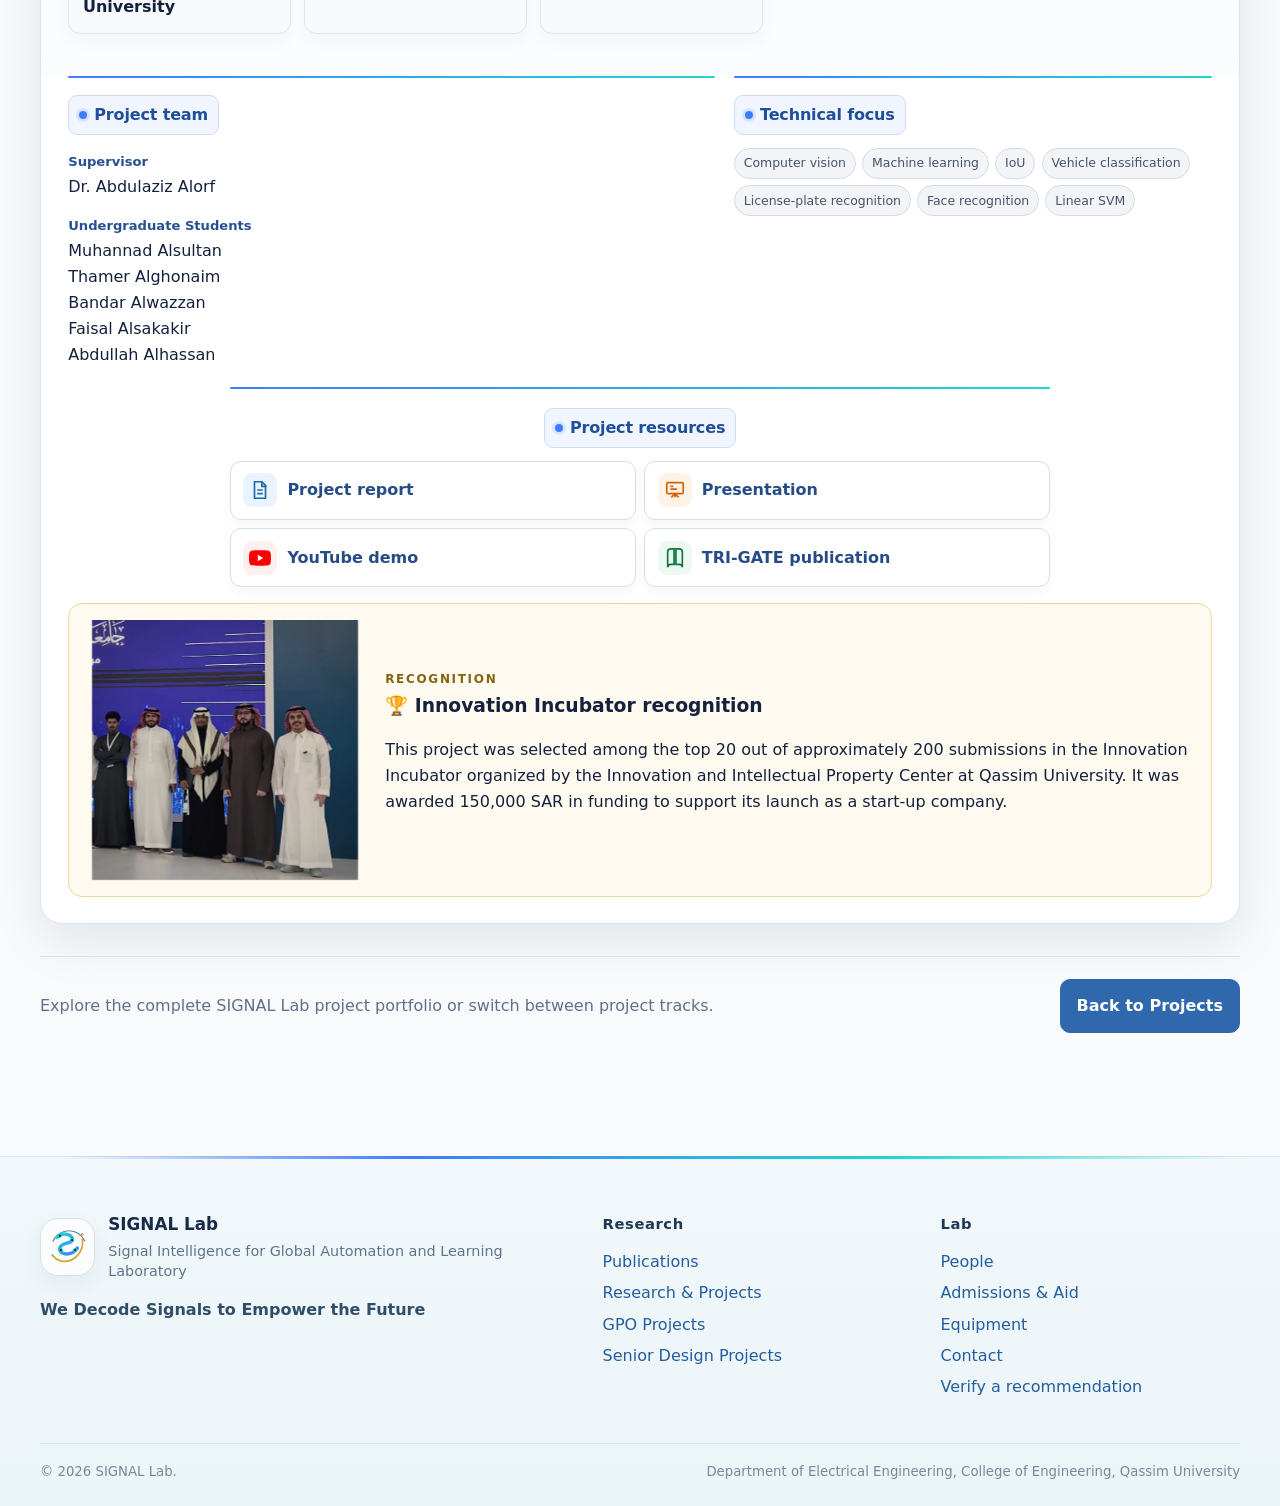
<file: sdps.html>
<!doctype html><html lang="en"><head><meta charset="utf-8"><meta name="viewport" content="width=device-width,initial-scale=1"><title>Senior Design Projects | SIGNAL Lab</title><meta name="description" content="Senior Design Projects supervised through SIGNAL Lab."><meta name="theme-color" content="#F8FBFF"><meta property="og:title" content="Senior Design Projects | SIGNAL Lab"><meta property="og:description" content="Senior Design Projects supervised through SIGNAL Lab."><meta property="og:type" content="website"><meta property="og:site_name" content="SIGNAL Lab"><meta property="og:image" content="assets/brand/logo-horizontal-2400.png"><meta name="twitter:card" content="summary_large_image"><meta name="twitter:title" content="Senior Design Projects | SIGNAL Lab"><meta name="twitter:description" content="Senior Design Projects supervised through SIGNAL Lab."><link rel="icon" href="assets/brand/favicon.ico"><link rel="stylesheet" href="assets/css/styles.css"></head><body data-page="sdps"><div id="site-header"></div><main id="main"><section class="page-hero projects-hero"><div class="container"><div class="eyebrow">Projects · Senior Design</div><h1 data-project-title>Senior Design Projects (SDPs)</h1><p data-project-desc></p><div class="hero-actions"><a class="btn btn-primary" href="projects.html">Projects overview</a><a class="btn btn-secondary" href="gpo-projects.html">GPO Projects</a></div></div></section><section class="section"><div class="container"><div class="project-page-intro"><div><div class="eyebrow">Project portfolio</div><h2><span id="project-count">—</span> in this track</h2><p class="lede">Each project record brings together its scope, funding or support, duration, team, technical focus, media, and available project resources in a consistent research-portfolio format.</p></div><nav class="project-index" aria-label="Projects on this page"><strong>On this page</strong><div id="project-index-links"></div></nav></div><div id="project-list" class="project-stack" style="margin-top:2rem"></div><div class="project-nav-band"><p>Explore the complete SIGNAL Lab project portfolio or switch between project tracks.</p><a class="btn btn-dark" href="projects.html">Back to Projects</a></div></div></section></main><div id="site-footer"></div><script src="assets/js/main.js" defer></script><script src="assets/js/projects.js?v=20260828-jpdaf-image" defer></script></body></html>
</file>
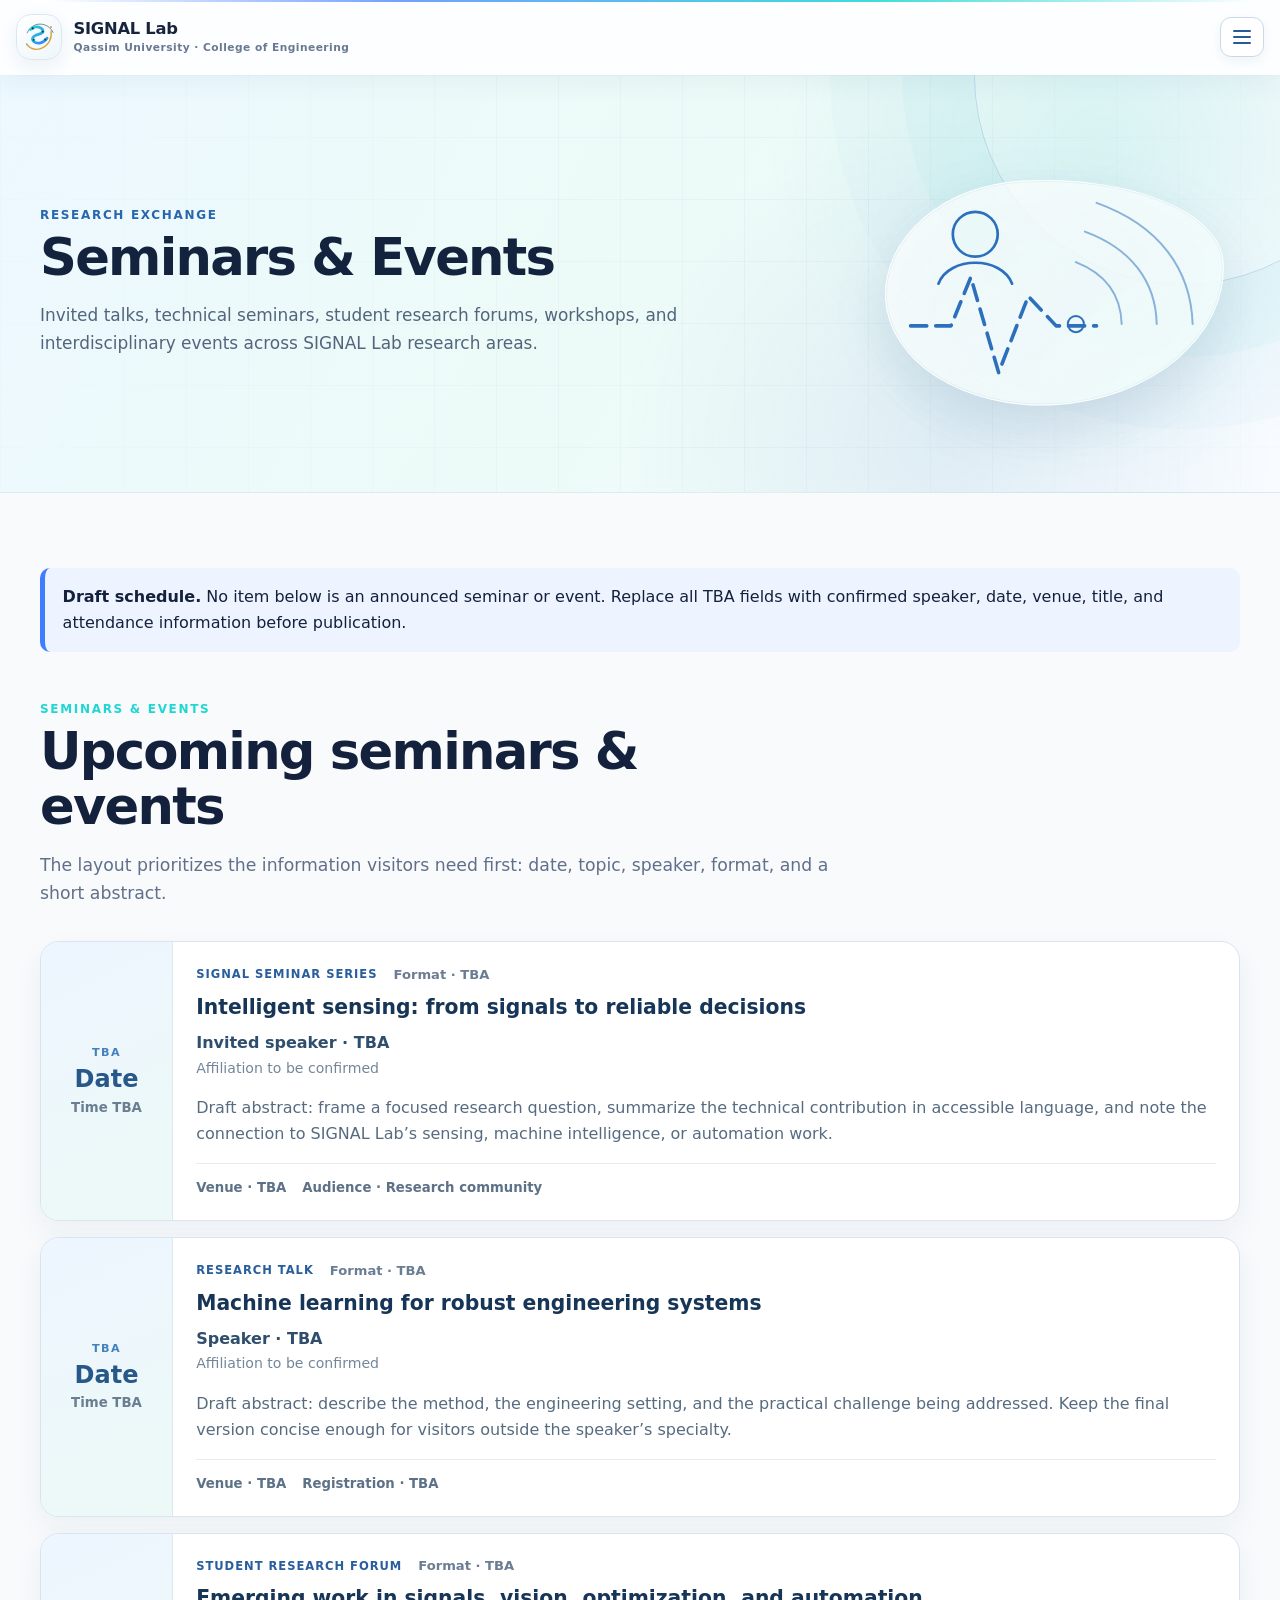
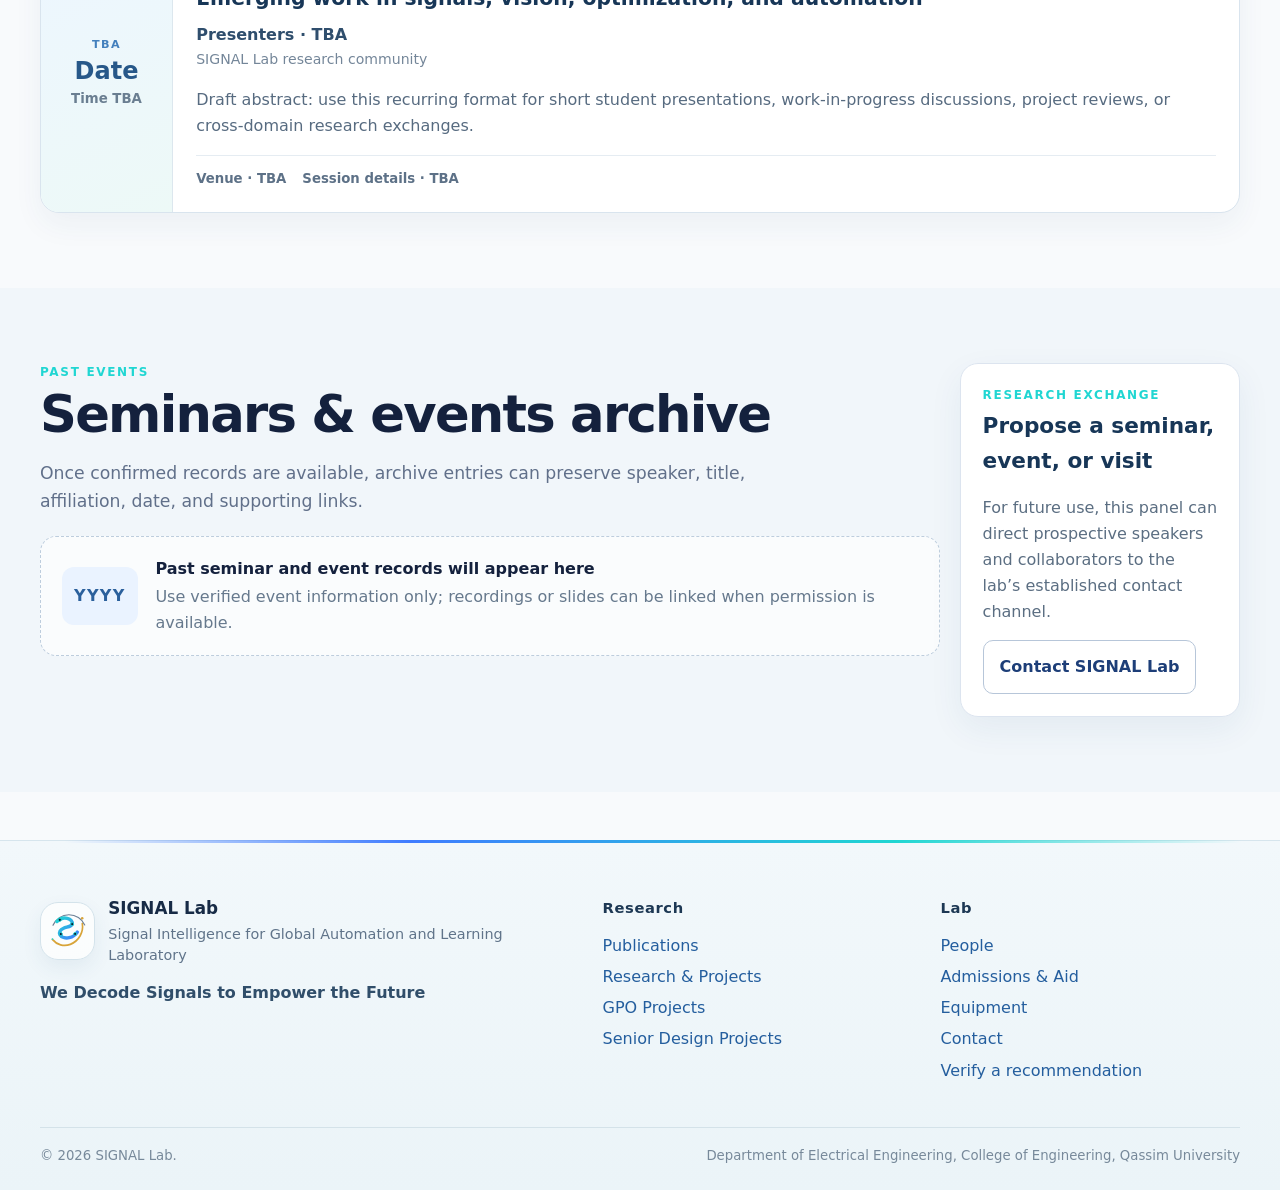
<file: seminars.html>
<!doctype html>
<html lang="en">
<head>
  <meta charset="utf-8">
  <meta name="viewport" content="width=device-width,initial-scale=1">
  <title>Seminars &amp; Events | SIGNAL Lab</title>
  <meta name="description" content="SIGNAL Lab seminars, invited talks, and research-exchange events.">
  <meta name="theme-color" content="#F8FBFF">
  <meta property="og:title" content="Seminars &amp; Events | SIGNAL Lab">
  <meta property="og:description" content="SIGNAL Lab seminars, invited talks, and research-exchange events.">
  <meta property="og:type" content="website">
  <meta property="og:site_name" content="SIGNAL Lab">
  <meta property="og:image" content="assets/brand/logo-horizontal-2400.png">
  <meta name="twitter:card" content="summary_large_image">
  <meta name="twitter:title" content="Seminars &amp; Events | SIGNAL Lab">
  <meta name="twitter:description" content="SIGNAL Lab seminars, invited talks, and research-exchange events.">
  <link rel="icon" href="assets/brand/favicon.ico">
  <link rel="stylesheet" href="assets/css/styles.css">
</head>
<body data-page="seminars">
<div id="site-header"></div>
<main id="main">
  <section class="page-hero">
    <div class="container">
      <div class="eyebrow">Research exchange</div>
      <h1>Seminars &amp; Events</h1>
      <p>Invited talks, technical seminars, student research forums, workshops, and interdisciplinary events across SIGNAL Lab research areas.</p>
    </div>
  </section>

  <section class="section">
    <div class="container">
      <div class="notice info draft-notice"><strong>Draft schedule.</strong> No item below is an announced seminar or event. Replace all TBA fields with confirmed speaker, date, venue, title, and attendance information before publication.</div>
      <div class="section-head compact-content-head">
        <div class="eyebrow">Seminars &amp; events</div>
        <h2>Upcoming seminars &amp; events</h2>
        <p>The layout prioritizes the information visitors need first: date, topic, speaker, format, and a short abstract.</p>
      </div>

      <div class="seminar-list">
        <article class="seminar-card">
          <div class="seminar-date" aria-label="Date to be announced"><span>TBA</span><strong>Date</strong><small>Time TBA</small></div>
          <div class="seminar-copy">
            <div class="content-meta"><span class="content-kicker">SIGNAL Seminar Series</span><span>Format · TBA</span></div>
            <h3>Intelligent sensing: from signals to reliable decisions</h3>
            <p class="seminar-speaker"><strong>Invited speaker · TBA</strong><span>Affiliation to be confirmed</span></p>
            <p>Draft abstract: frame a focused research question, summarize the technical contribution in accessible language, and note the connection to SIGNAL Lab’s sensing, machine intelligence, or automation work.</p>
            <div class="seminar-details"><span>Venue · TBA</span><span>Audience · Research community</span></div>
          </div>
        </article>

        <article class="seminar-card">
          <div class="seminar-date" aria-label="Date to be announced"><span>TBA</span><strong>Date</strong><small>Time TBA</small></div>
          <div class="seminar-copy">
            <div class="content-meta"><span class="content-kicker">Research Talk</span><span>Format · TBA</span></div>
            <h3>Machine learning for robust engineering systems</h3>
            <p class="seminar-speaker"><strong>Speaker · TBA</strong><span>Affiliation to be confirmed</span></p>
            <p>Draft abstract: describe the method, the engineering setting, and the practical challenge being addressed. Keep the final version concise enough for visitors outside the speaker’s specialty.</p>
            <div class="seminar-details"><span>Venue · TBA</span><span>Registration · TBA</span></div>
          </div>
        </article>

        <article class="seminar-card">
          <div class="seminar-date" aria-label="Date to be announced"><span>TBA</span><strong>Date</strong><small>Time TBA</small></div>
          <div class="seminar-copy">
            <div class="content-meta"><span class="content-kicker">Student Research Forum</span><span>Format · TBA</span></div>
            <h3>Emerging work in signals, vision, optimization, and automation</h3>
            <p class="seminar-speaker"><strong>Presenters · TBA</strong><span>SIGNAL Lab research community</span></p>
            <p>Draft abstract: use this recurring format for short student presentations, work-in-progress discussions, project reviews, or cross-domain research exchanges.</p>
            <div class="seminar-details"><span>Venue · TBA</span><span>Session details · TBA</span></div>
          </div>
        </article>
      </div>
    </div>
  </section>

  <section class="section section-alt">
    <div class="container seminar-bottom-grid">
      <div>
        <div class="section-head">
          <div class="eyebrow">Past events</div>
          <h2>Seminars &amp; events archive</h2>
          <p>Once confirmed records are available, archive entries can preserve speaker, title, affiliation, date, and supporting links.</p>
        </div>
        <div class="archive-placeholder"><span class="archive-year">YYYY</span><div><strong>Past seminar and event records will appear here</strong><p>Use verified event information only; recordings or slides can be linked when permission is available.</p></div></div>
      </div>
      <aside class="card seminar-host-card">
        <div class="eyebrow">Research exchange</div>
        <h3>Propose a seminar, event, or visit</h3>
        <p>For future use, this panel can direct prospective speakers and collaborators to the lab’s established contact channel.</p>
        <a class="btn btn-outline" href="contact.html">Contact SIGNAL Lab</a>
      </aside>
    </div>
  </section>
</main>
<div id="site-footer"></div>
<script src="assets/js/main.js" defer></script>
</body>
</html>
</file>
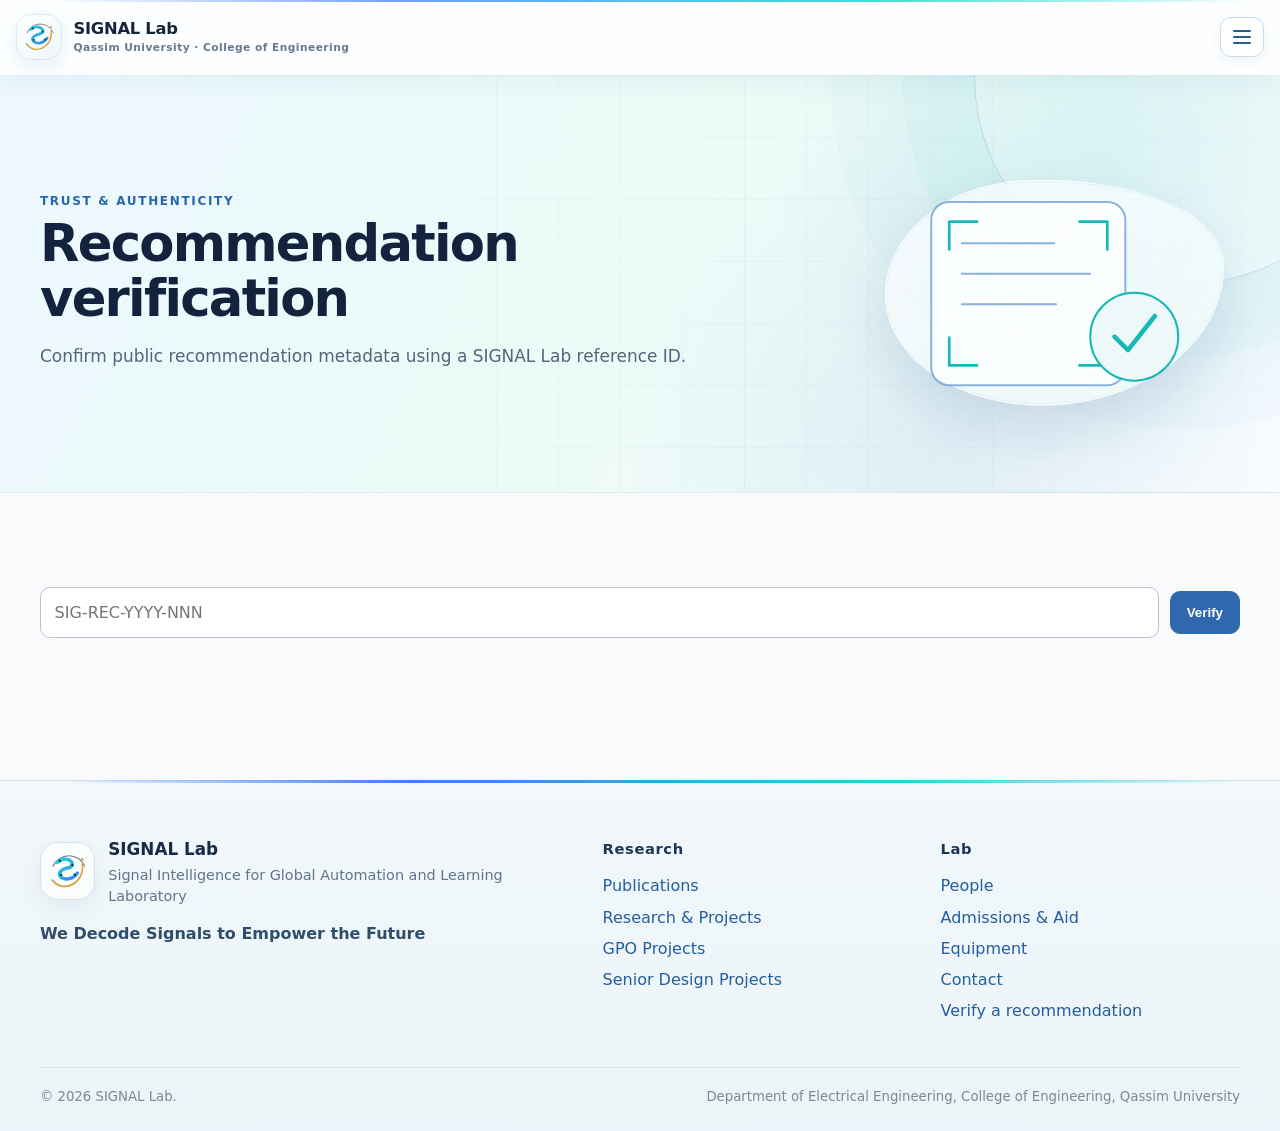
<file: verify.html>
<!DOCTYPE html>
<html lang="en"><head><meta charset="utf-8"/><meta content="width=device-width,initial-scale=1" name="viewport"/><title>Verify Recommendation | SIGNAL Lab</title><meta content="Public SIGNAL Lab recommendation-record verification." name="description"/><meta content="#F8FBFF" name="theme-color"/><meta content="Verify Recommendation | SIGNAL Lab" property="og:title"/><meta content="Public SIGNAL Lab recommendation-record verification." property="og:description"/><meta content="website" property="og:type"/><meta content="SIGNAL Lab" property="og:site_name"/><meta content="assets/brand/logo-horizontal-2400.png" property="og:image"/><meta content="summary_large_image" name="twitter:card"/><meta content="Verify Recommendation | SIGNAL Lab" name="twitter:title"/><meta content="Public SIGNAL Lab recommendation-record verification." name="twitter:description"/><link href="assets/brand/favicon.ico" rel="icon"/><link href="assets/css/styles.css" rel="stylesheet"/></head><body data-page="verify"><div id="site-header"></div><main id="main"><section class="page-hero"><div class="container"><div class="eyebrow">Trust &amp; authenticity</div><h1>Recommendation verification</h1><p>Confirm public recommendation metadata using a SIGNAL Lab reference ID.</p></div></section><section class="section"><div class="container"><form class="toolbar" id="verify-form"><label class="sr-only" for="ref-id">Recommendation reference ID</label><input class="search-input" id="ref-id" placeholder="SIG-REC-YYYY-NNN" required=""/><button class="btn btn-dark" type="submit">Verify</button></form><div id="verify-result" style="margin-top:1rem" role="status" aria-live="polite" aria-atomic="true"></div></div></section></main><div id="site-footer"></div><script defer="" src="assets/js/main.js"></script><script defer="" src="assets/js/verify.js"></script></body></html>
</file>
<file: assets/css/styles.css>
:root{--navy:#0B1736;--navy2:#10244b;--cyan:#20D6D2;--blue:#3F7CFF;--gold:#D8A439;--slate:#49617C;--ink:#14213d;--muted:#61708a;--bg:#f6f8fb;--card:#fff;--line:#dce4ef;--soft:#edf3fa;--ok:#0f7753;--danger:#a52836;--radius:18px;--shadow:0 18px 52px rgba(11,23,54,.09)}
*{box-sizing:border-box}html{scroll-behavior:smooth}body{margin:0;font:16px/1.62 Inter,ui-sans-serif,system-ui,-apple-system,BlinkMacSystemFont,"Segoe UI",sans-serif;color:var(--ink);background:var(--bg)}a{color:#245dd5;text-underline-offset:3px}a:hover{text-decoration-thickness:2px}img{max-width:100%;height:auto}.container{width:min(1200px,calc(100% - 2rem));margin:auto}.skip-link{position:absolute;left:-9999px;top:0;background:#fff;color:#000;padding:.7rem 1rem;z-index:1000}.skip-link:focus{left:1rem;top:1rem}.site-header{position:sticky;top:0;z-index:50;background:rgba(8,20,45,.97);backdrop-filter:blur(12px);border-bottom:1px solid rgba(255,255,255,.10)}.nav-wrap{display:flex;align-items:center;gap:1rem;min-height:76px}.brand{display:flex;align-items:center;gap:.7rem;color:#fff;text-decoration:none;font-weight:850;white-space:nowrap}.brand img{width:47px;height:47px}.brand small{display:block;color:#aab9d3;font-size:.69rem;letter-spacing:.08em;font-weight:650}.site-nav{margin-left:auto}.site-nav>ul{display:flex;align-items:center;gap:.12rem;list-style:none;margin:0;padding:0}.site-nav li{position:relative}.site-nav a{color:#dce6f8;text-decoration:none;padding:.6rem .72rem;border-radius:9px;font-size:.92rem}.site-nav a:hover,.site-nav a[aria-current="page"]{background:rgba(32,214,210,.11);color:#fff}.nav-toggle{display:none;margin-left:auto;background:transparent;border:1px solid #647494;color:#fff;border-radius:10px;padding:.55rem .72rem}.hero{position:relative;overflow:hidden;background:var(--navy);color:#fff;padding:clamp(4.6rem,9vw,8rem) 0 5.2rem}.hero:before,.page-hero:before{content:"";position:absolute;inset:0;background:linear-gradient(90deg,rgba(11,23,54,.98),rgba(11,23,54,.79)),repeating-linear-gradient(0deg,transparent 0 47px,rgba(63,124,255,.055) 48px),repeating-linear-gradient(90deg,transparent 0 47px,rgba(63,124,255,.055) 48px)}.hero:after{content:"";position:absolute;width:650px;height:650px;border:1px solid rgba(32,214,210,.21);border-radius:50%;right:-170px;top:-250px;box-shadow:0 0 0 70px rgba(63,124,255,.035),0 0 0 140px rgba(216,164,57,.025)}.hero .container,.page-hero .container{position:relative;z-index:2}.eyebrow{font-weight:850;letter-spacing:.14em;text-transform:uppercase;color:var(--cyan);font-size:.75rem}.hero h1{font-size:clamp(2.8rem,6vw,5.8rem);line-height:.98;letter-spacing:-.045em;max-width:930px;margin:.5rem 0 1.15rem}.hero .expanded{font-size:clamp(1rem,2vw,1.32rem);color:#c7d2e5;max-width:890px}.slogan{font-size:clamp(1.25rem,2.5vw,2rem);font-weight:650;margin:1.8rem 0}.signal-line{width:92px;height:3px;background:linear-gradient(90deg,var(--cyan),var(--blue),var(--gold));border-radius:99px}.hero-actions,.button-row,.project-actions{display:flex;gap:.75rem;flex-wrap:wrap}.btn{display:inline-flex;align-items:center;justify-content:center;gap:.45rem;border-radius:10px;padding:.8rem 1rem;text-decoration:none;font-weight:800;border:1px solid transparent;cursor:pointer}.btn-primary{background:var(--cyan);color:#07152d}.btn-primary:hover{background:#71ebe7}.btn-secondary{border-color:#6a7fa5;color:#fff;background:rgba(255,255,255,.035)}.btn-dark{background:var(--navy);color:#fff}.btn-outline{border-color:#b7c6d9;color:#1d3e78;background:#fff}.section{padding:4.7rem 0}.section-alt{background:#eef3f9}.section-head{max-width:790px;margin-bottom:2.1rem}.section-head h2,.page-hero h1{font-size:clamp(2rem,4vw,3.55rem);line-height:1.08;letter-spacing:-.034em;margin:.3rem 0}.section-head p,.lede{color:var(--muted);font-size:1.08rem}.page-hero{position:relative;overflow:hidden;background:var(--navy);color:#fff;padding:4.4rem 0 3.8rem}.page-hero p{color:#c8d4e8;max-width:850px}.grid{display:grid;gap:1.05rem}.grid-2{grid-template-columns:repeat(2,minmax(0,1fr))}.grid-3{grid-template-columns:repeat(3,minmax(0,1fr))}.grid-5{grid-template-columns:repeat(5,minmax(0,1fr))}.card{background:#fff;border:1px solid var(--line);border-radius:var(--radius);padding:1.35rem;box-shadow:var(--shadow)}.card h3{margin:.25rem 0 .5rem}.domain-card{min-height:220px}.domain-card .icon{width:42px;height:42px;color:var(--blue)}.metric{font-size:2.25rem;font-weight:900;letter-spacing:-.045em}.muted{color:var(--muted)}.notice{border-left:5px solid var(--gold);padding:1rem 1.1rem;background:#fff8e6;border-radius:10px}.notice.info{border-color:var(--blue);background:#edf4ff}.notice.danger{border-color:var(--danger);background:#fff0f2}.toolbar{display:flex;gap:.65rem;flex-wrap:wrap;align-items:center;margin:1.2rem 0}.filter-btn{display:inline-flex;align-items:center;gap:.35rem;border:1px solid #bdc9da;background:#fff;border-radius:999px;padding:.5rem .75rem;cursor:pointer}.filter-btn[aria-pressed="true"]{background:var(--navy);color:#fff;border-color:var(--navy)}.search-input{flex:1;min-width:230px;border:1px solid #b7c3d5;border-radius:10px;padding:.72rem .85rem;font:inherit}.pub-list{display:grid;gap:.9rem}.pub-card{background:#fff;border:1px solid var(--line);border-radius:14px;padding:1.2rem}.pub-meta{display:flex;flex-wrap:wrap;gap:.55rem;font-size:.88rem;color:var(--muted);margin:.5rem 0}.badge{display:inline-flex;align-items:center;gap:.3rem;border-radius:999px;background:#edf3ff;color:#234f9c;padding:.2rem .52rem;font-size:.76rem;font-weight:800}.pub-authors strong{color:#071a3e}.external{font-weight:760}.icon{display:inline-block;width:1em;height:1em;vertical-align:-.14em}.icon svg{width:100%;height:100%}.cta-band{background:linear-gradient(120deg,#0B1736,#173d81);color:#fff;border-radius:24px;padding:2rem}.cta-band p{color:#c8d8f0}.two-col{display:grid;grid-template-columns:1fr 1fr;gap:1.3rem}.stack>*+*{margin-top:1rem}.form-grid{display:grid;grid-template-columns:1fr 1fr;gap:1rem}.field{display:flex;flex-direction:column;gap:.35rem}.field.full{grid-column:1/-1}.field input,.field textarea,.field select{font:inherit;border:1px solid #b8c4d6;border-radius:9px;padding:.75rem;background:#fff}.field textarea{min-height:145px;resize:vertical}.consent{display:flex;gap:.55rem;align-items:flex-start}.form-status{margin-top:.7rem;min-height:1.4rem}.map-frame{width:100%;height:390px;border:0;border-radius:16px;background:#e6ebf3}.profile-grid,.equipment-grid{display:grid;grid-template-columns:repeat(3,minmax(0,1fr));gap:1rem}.site-footer{background:#071227;color:#c8d4e8;padding:3rem 0 1.4rem;margin-top:3rem}.footer-grid{display:grid;grid-template-columns:1.7fr 1fr 1fr;gap:2rem}.site-footer a{color:#e8f0ff}.footer-logo{display:flex;align-items:center;gap:.8rem}.footer-logo img{width:55px}.counter{display:inline-block;margin-top:.7rem;padding:.3rem .55rem;border:1px solid #40516f;border-radius:8px;font-size:.85rem}.fine{font-size:.83rem;color:#8fa2c1;border-top:1px solid #253453;margin-top:2rem;padding-top:1rem}.sr-only{position:absolute;width:1px;height:1px;padding:0;margin:-1px;overflow:hidden;clip:rect(0,0,0,0);white-space:nowrap;border:0}:focus-visible{outline:3px solid #f5bd53;outline-offset:3px}
/* Projects */
.projects-hero{padding-bottom:4.5rem}.project-switcher{display:grid;grid-template-columns:1fr 1fr;gap:1.1rem;margin-top:-2.3rem;position:relative;z-index:4}.project-family{position:relative;overflow:hidden;padding:1.55rem}.project-family:before{content:"";position:absolute;inset:0 auto 0 0;width:4px;background:linear-gradient(var(--cyan),var(--blue))}.family-number{font-size:2.7rem;font-weight:900;letter-spacing:-.05em;color:#0e2d61}.project-dashboard{display:grid;grid-template-columns:repeat(3,1fr);gap:1rem}.project-feature-grid{display:grid;grid-template-columns:repeat(3,1fr);gap:1rem}.project-preview{overflow:hidden;padding:0}.project-preview-media{position:static;aspect-ratio:auto;background:transparent;overflow:visible;display:block;isolation:auto}.project-preview-media:before,.project-preview-media:after{content:none!important;display:none!important}.project-preview-media img{display:block;width:100%;height:auto;object-fit:contain;object-position:center;padding:0;border:0;border-radius:0;background:transparent;box-shadow:none}.project-preview-body{padding:1.2rem}.project-preview-body h3{font-size:1.12rem;line-height:1.35}.project-preview-meta{display:flex;justify-content:space-between;gap:.5rem;align-items:center;font-size:.78rem;color:var(--muted)}.project-page-intro{display:grid;grid-template-columns:minmax(0,1.4fr) minmax(260px,.6fr);gap:1.4rem;align-items:start}.project-index{position:sticky;top:100px;background:#fff;border:1px solid var(--line);border-radius:16px;padding:1rem}.project-index strong{display:block;margin-bottom:.5rem}.project-index a{display:block;padding:.45rem .5rem;border-radius:8px;text-decoration:none;color:#425675}.project-index a:hover{background:#edf4ff;color:#183f85}.project-stack{display:grid;gap:1.55rem}.project-record{background:#fff;border:1px solid var(--line);border-radius:22px;overflow:hidden;box-shadow:var(--shadow);scroll-margin-top:105px}.project-record-head{display:grid;grid-template-columns:minmax(0,1.25fr) minmax(360px,.75fr);gap:0;align-items:start;background:linear-gradient(180deg,#fff,#fbfcfe)}.project-copy{padding:1.6rem 1.7rem}.project-kicker{display:flex;gap:.5rem;align-items:center;flex-wrap:wrap;margin-bottom:.7rem}.status-pill{display:inline-flex;border-radius:999px;padding:.2rem .55rem;background:#e9f6f1;color:#0c6847;font-size:.77rem;font-weight:850}.status-pill.review{background:#fff5dc;color:#805d11}.project-record h2{font-size:clamp(1.55rem,2.6vw,2.2rem);line-height:1.18;letter-spacing:0;margin:.3rem 0 .85rem}.project-summary{font-size:1.04rem;color:#31445f}.project-media{margin:0;padding:0;background:transparent;border:0;border-radius:0;overflow:visible}.project-media:before,.project-media:after{content:none!important;display:none!important}.project-media img{display:block;width:100%;height:auto;max-height:460px;object-fit:contain;object-position:center;padding:0;margin:0}.media-caption{position:static;margin:.5rem 0 0;padding:0;background:transparent;color:var(--muted);border:0;border-radius:0;font-size:.78rem;line-height:1.45;backdrop-filter:none}.project-facts{display:grid;grid-template-columns:repeat(3,minmax(0,1fr));gap:.8rem;margin:1rem 0}.fact{border:1px solid var(--line);border-radius:12px;padding:.75rem;background:#fbfcfe}.fact-label{text-transform:uppercase;letter-spacing:.08em;font-size:.68rem;color:#6a7890;font-weight:850}.fact-value{font-weight:780;margin-top:.15rem}.project-detail-body{padding:0 1.7rem 1.6rem}.project-detail-grid{display:grid;grid-template-columns:1.15fr .85fr;gap:1.2rem}.detail-panel{border-top:1px solid var(--line);padding-top:1rem}.detail-panel h3{margin:.1rem 0 .65rem}.team-group+.team-group{margin-top:.8rem}.team-group strong{font-size:.82rem;color:#52647e}.chip-row{display:flex;flex-wrap:wrap;gap:.4rem}.chip{border:1px solid #d3dfed;background:#f5f8fc;border-radius:999px;padding:.28rem .55rem;font-size:.78rem;color:#354b6b}.project-resources-panel{grid-column:1/-1;width:min(100%,820px);justify-self:center;text-align:center}.project-resources-panel .resource-grid{margin-inline:auto;text-align:left}.resource-grid{display:grid;grid-template-columns:repeat(2,minmax(0,1fr));gap:.55rem}.resource-link{display:flex;align-items:center;gap:.62rem;text-decoration:none;border:1px solid #d5dfec;border-radius:11px;padding:.72rem .78rem;background:#fff;font-weight:760;color:#264b86;transition:border-color .15s,background .15s,transform .15s}.resource-link:hover{border-color:#91add7;background:#f7faff;transform:translateY(-1px)}.resource-icon{display:grid;place-items:center;width:34px;height:34px;flex:0 0 34px;border-radius:9px;background:#eef3f9;color:#294f8d}.resource-icon svg{width:22px;height:22px;display:block}.resource-icon-video{background:#fff0f0;color:#ff0000}.resource-icon-github{background:#eef0f3;color:#181717}.resource-icon-presentation{background:#fff3e8;color:#d65f00}.resource-icon-report{background:#eaf4ff;color:#1769aa}.resource-icon-publication{background:#eef8f2;color:#08783e}.award-card{display:grid;grid-template-columns:minmax(220px,280px) minmax(0,1fr);gap:1.25rem;align-items:center;border:1px solid #ead6a0;background:#fffaf0;border-radius:14px;padding:1rem;margin-top:1rem}.award-card .award-image-wrap{position:relative;width:100%;overflow:visible;border-radius:0;background:transparent}.award-card img{display:block;width:auto;max-width:100%;height:auto;max-height:260px;object-fit:contain;object-position:center;margin:auto;border:0;border-radius:0;background:transparent;box-shadow:none}.award-card h3{margin:.1rem 0 .35rem}.owner-review{border-left:4px solid var(--gold);background:#fff8e6;padding:.8rem .9rem;border-radius:9px;margin-top:1rem;font-size:.9rem}.editable-note{color:#75839a;font-size:.83rem;font-style:italic}.materials-coming{display:inline-flex;gap:.4rem;align-items:center;color:#66748a;font-size:.85rem;background:#f5f7fa;border-radius:9px;padding:.55rem .7rem}.project-nav-band{display:flex;align-items:center;justify-content:space-between;gap:1rem;border-top:1px solid var(--line);padding-top:1.4rem;margin-top:2rem}.project-nav-band p{margin:0;color:var(--muted)}
@media(max-width:1000px){.nav-toggle{display:block}.site-nav{display:none;position:absolute;left:1rem;right:1rem;top:72px;background:#0d1c3d;border:1px solid #324565;border-radius:13px;padding:.65rem}.site-nav.open{display:block}.site-nav>ul{display:grid}.grid-5{grid-template-columns:repeat(2,1fr)}.grid-3,.profile-grid,.equipment-grid,.project-feature-grid{grid-template-columns:repeat(2,1fr)}.project-record-head{grid-template-columns:1fr}.project-media{margin:0}.footer-grid{grid-template-columns:1fr 1fr}}
@media(max-width:760px){.container{width:min(100% - 1.2rem,1200px)}.brand small{display:none}.hero{padding-top:4rem}.grid-2,.grid-3,.grid-5,.two-col,.form-grid,.footer-grid,.project-switcher,.project-dashboard,.project-feature-grid,.project-detail-grid{grid-template-columns:1fr}.field.full{grid-column:auto}.section{padding:3.5rem 0}.page-hero{padding:3.1rem 0}.hero-actions .btn{width:100%}.project-page-intro{grid-template-columns:1fr}.project-index{position:static}.project-record-head{display:block}.project-copy,.project-detail-body{padding:1.2rem}.project-media{margin:0}.project-facts{grid-template-columns:1fr}.project-resources-panel{width:100%}.resource-grid{grid-template-columns:1fr}.award-card{grid-template-columns:1fr;gap:.85rem}.award-card .award-image-wrap{max-width:520px;margin:auto}.award-card img{max-height:none}.project-nav-band{align-items:flex-start;flex-direction:column}}
@media(prefers-reduced-motion:reduce){html{scroll-behavior:auto}*,*:before,*:after{animation-duration:.01ms!important;animation-iteration-count:1!important;transition-duration:.01ms!important}}

/* Project demo positioning: free-standing media, vertically balanced beside project copy. */
.project-media-block{align-self:center;margin:1.35rem 1.45rem 1.35rem 0;min-width:0}
.project-demo-label{margin:0 0 .65rem;background:#FDEBEC;color:#B4232D;border:1px solid #F3B8BD;font-size:.76rem;font-weight:800;letter-spacing:0}
.project-demo-label .icon{width:.9rem;height:.9rem}
.project-media-block .project-media{margin:0}
@media(max-width:1000px){.project-media-block{margin:1.2rem 1rem 1rem}}
@media(max-width:760px){.project-media-block{margin:1rem}.project-demo-label{margin-bottom:.6rem}}

/* Projects color polish — restrained SIGNAL Lab palette, 2026-08-20. */
body[data-page="projects"] .project-family,
body[data-page="projects"] .project-dashboard .card,
body[data-page="gpo"] .project-index,
body[data-page="sdps"] .project-index,
body[data-page="gpo"] .fact,
body[data-page="sdps"] .fact,
body[data-page="gpo"] .detail-panel,
body[data-page="sdps"] .detail-panel{transition:border-color .18s ease,background-color .18s ease,box-shadow .18s ease,transform .18s ease}

/* Projects overview: keep the same cards, add quiet category accents. */
body[data-page="projects"] .project-family:nth-child(1){background:linear-gradient(145deg,#fff 0%,#f2f7ff 100%);border-color:#c9d9f2}
body[data-page="projects"] .project-family:nth-child(1):before{background:linear-gradient(var(--cyan),var(--blue))}
body[data-page="projects"] .project-family:nth-child(2){background:linear-gradient(145deg,#fff 0%,#f4fbfb 100%);border-color:#c9e7e5}
body[data-page="projects"] .project-family:nth-child(2):before{background:linear-gradient(var(--gold),var(--cyan))}
body[data-page="projects"] .project-dashboard .card{position:relative;overflow:hidden}
body[data-page="projects"] .project-dashboard .card:before{content:"";position:absolute;left:0;right:0;top:0;height:4px;background:var(--blue)}
body[data-page="projects"] .project-dashboard .card:nth-child(2):before{background:var(--cyan)}
body[data-page="projects"] .project-dashboard .card:nth-child(3):before{background:var(--gold)}

/* “On this page”: consistent title color with a SIGNAL accent rail. */
body[data-page="gpo"] .project-index,
body[data-page="sdps"] .project-index{border-color:#c9d8ec;background:linear-gradient(160deg,#fff 0%,#f7faff 100%);box-shadow:0 12px 32px rgba(11,23,54,.06)}
body[data-page="gpo"] .project-index strong,
body[data-page="sdps"] .project-index strong{position:relative;color:var(--navy);padding-left:.85rem;font-size:.82rem;letter-spacing:.08em;text-transform:uppercase}
body[data-page="gpo"] .project-index strong:before,
body[data-page="sdps"] .project-index strong:before{content:"";position:absolute;left:0;top:.28rem;width:4px;height:1rem;border-radius:99px;background:linear-gradient(var(--cyan),var(--blue))}
body[data-page="gpo"] .project-index a,
body[data-page="sdps"] .project-index a{position:relative;margin:.28rem 0;padding:.55rem .65rem .55rem .82rem;color:#234f9c;border-left:3px solid #b9d9f1;background:rgba(238,246,255,.55);font-weight:720;line-height:1.38}
body[data-page="gpo"] .project-index a:hover,
body[data-page="gpo"] .project-index a:focus-visible,
body[data-page="sdps"] .project-index a:hover,
body[data-page="sdps"] .project-index a:focus-visible{color:#0b376f;border-left-color:var(--cyan);background:#eaf5ff;transform:translateX(2px)}

/* Project metadata: one neutral family; icons distinguish meaning without adding status colors. */
body[data-page="gpo"] .fact,
body[data-page="sdps"] .fact{
  position:relative;
  overflow:hidden;
  border:1px solid #dce4ef;
  border-radius:12px;
  padding:.82rem .86rem;
  background:#f7f9fc;
  box-shadow:0 7px 18px rgba(11,23,54,.035);
}
body[data-page="gpo"] .fact:before,
body[data-page="sdps"] .fact:before{content:none;display:none}
body[data-page="gpo"] .fact-label,
body[data-page="sdps"] .fact-label{
  display:flex;
  align-items:center;
  gap:.42rem;
  color:#49617c;
}
body[data-page="gpo"] .fact-icon,
body[data-page="sdps"] .fact-icon{
  display:inline-grid;
  place-items:center;
  width:1.55rem;
  height:1.55rem;
  flex:0 0 1.55rem;
  border:1px solid #cbd8ee;
  border-radius:7px;
  background:#eef4ff;
  color:#3f7cff;
}
body[data-page="gpo"] .fact-icon svg,
body[data-page="sdps"] .fact-icon svg{width:.98rem;height:.98rem;display:block}
body[data-page="gpo"] .fact-value,
body[data-page="sdps"] .fact-value{color:#14213d;margin-top:.34rem}

/* Project detail sections use one structural color language. */
body[data-page="gpo"] .detail-panel,
body[data-page="sdps"] .detail-panel{position:relative;border-top:0;padding-top:1.05rem}
body[data-page="gpo"] .detail-panel:before,
body[data-page="sdps"] .detail-panel:before{content:"";position:absolute;left:0;right:0;top:0;height:2px;border-radius:99px;background:linear-gradient(90deg,var(--blue),var(--cyan))}
body[data-page="gpo"] .detail-panel h3,
body[data-page="sdps"] .detail-panel h3{display:inline-flex;align-items:center;gap:.45rem;margin:.15rem 0 .8rem;padding:.38rem .62rem;border-radius:9px;font-size:1rem;letter-spacing:-.01em;color:#1f4f99;background:#f0f5ff;border:1px solid #cddcf3}
body[data-page="gpo"] .detail-panel h3:before,
body[data-page="sdps"] .detail-panel h3:before{content:"";width:.5rem;height:.5rem;border-radius:50%;background:var(--blue);box-shadow:0 0 0 3px rgba(63,124,255,.13)}
body[data-page="gpo"] .team-group strong,
body[data-page="sdps"] .team-group strong{color:#294f91}
body[data-page="gpo"] .chip,
body[data-page="sdps"] .chip{border-color:#cbd9ef;background:#f1f5ff;color:#294f91}

/* Keep resources visually central while strengthening their section identity. */
body[data-page="gpo"] .project-resources-panel,
body[data-page="sdps"] .project-resources-panel{padding-top:1.15rem}
body[data-page="gpo"] .project-resources-panel .resource-link,
body[data-page="sdps"] .project-resources-panel .resource-link{box-shadow:0 6px 16px rgba(11,23,54,.035)}
body[data-page="gpo"] .project-resources-panel .resource-link:hover,
body[data-page="sdps"] .project-resources-panel .resource-link:hover{box-shadow:0 9px 20px rgba(11,23,54,.07)}

@media(max-width:760px){
 body[data-page="gpo"] .project-index a,body[data-page="sdps"] .project-index a{transform:none!important}
 body[data-page="gpo"] .detail-panel h3,body[data-page="sdps"] .detail-panel h3{font-size:.96rem}
}

/* Projects color semantics — normalized hierarchy, 2026-08-20. */
/* Project identity uses a stable family: GPO = navy, SDP = deep blue; Demo = red; status is semantic. */
body[data-page="gpo"] .project-type-badge.project-type-gpo{
  background:#2B5F9E;color:#fff;border:1px solid #2B5F9E;
}
body[data-page="sdps"] .project-type-badge.project-type-sdp{
  background:#245DD5;color:#fff;border:1px solid #245DD5;
}
body[data-page="gpo"] .status-pill,
body[data-page="sdps"] .status-pill{
  border:1px solid transparent;
}
body[data-page="gpo"] .status-pill.status-confirmed,
body[data-page="sdps"] .status-pill.status-confirmed{
  background:#eaf7f1;color:#0b6848;border-color:#bfdfd0;
}
body[data-page="gpo"] .status-pill.status-review,
body[data-page="sdps"] .status-pill.status-review{
  background:#fff6df;color:#79570f;border-color:#e8d39f;
}
body[data-page="gpo"] .status-pill.status-neutral,
body[data-page="sdps"] .status-pill.status-neutral{
  background:#f1f4f8;color:#4e617b;border-color:#d6deea;
}


/* Technical-focus chips — neutral metadata, not status. */
body[data-page="gpo"] .chip,
body[data-page="sdps"] .chip{
  background:#f2f4f7;
  color:#475569;
  border-color:#d4dae2;
}

/* Projects overview audit — consistent hierarchy and unboxed highlight media, 2026-08-21. */
/* Both project tracks are structural peers, so they share one restrained treatment. */
body[data-page="projects"] .project-family:nth-child(1),
body[data-page="projects"] .project-family:nth-child(2){
  background:linear-gradient(145deg,#fff 0%,#f5f8fd 100%);
  border-color:#d5e0ee;
}
body[data-page="projects"] .project-family:nth-child(1):before,
body[data-page="projects"] .project-family:nth-child(2):before{
  background:linear-gradient(var(--cyan),var(--blue));
}
body[data-page="projects"] .project-family .eyebrow{color:#315f9c!important}
body[data-page="projects"] .project-family .family-number{color:var(--navy)}

/* Portfolio metrics are one metadata group; do not assign unrelated status colors by position. */
body[data-page="projects"] .project-dashboard .card:before,
body[data-page="projects"] .project-dashboard .card:nth-child(2):before,
body[data-page="projects"] .project-dashboard .card:nth-child(3):before{background:var(--blue)}
body[data-page="projects"] .project-dashboard .metric{color:var(--navy)}
body[data-page="projects"] .project-dashboard strong{color:#31445f}

/* Project highlights: figures are free-standing, with no media frame or enclosing card treatment. */
body[data-page="projects"] .project-preview{
  background:transparent;
  border:0;
  border-radius:0;
  box-shadow:none;
  overflow:visible;
  padding:0;
}
body[data-page="projects"] .project-preview-media{
  position:static;
  aspect-ratio:auto;
  background:transparent;
  overflow:visible;
  display:block;
  isolation:auto;
  margin:0;
  padding:0;
}
body[data-page="projects"] .project-preview-media:before,
body[data-page="projects"] .project-preview-media:after{content:none!important;display:none!important}
body[data-page="projects"] .project-preview-media img{
  display:block;
  width:100%;
  height:auto;
  max-height:none;
  object-fit:contain;
  object-position:center;
  margin:0;
  padding:0;
  border:0;
  border-radius:0;
  background:transparent;
  box-shadow:none;
}
/* Research & project highlights: mirror the homepage project-preview image sizing exactly. */
body[data-page="projects"] #featured-projects .project-preview-media{
  position:static;
  aspect-ratio:auto;
  background:transparent;
  overflow:visible;
  display:block;
  isolation:auto;
  padding:1rem 1rem 0;
}
body[data-page="projects"] #featured-projects .project-preview-media img{
  display:block;
  width:100%;
  height:auto;
  max-height:270px;
  object-fit:contain;
  object-position:center;
  margin:0 auto;
  padding:0;
  border:0;
  border-radius:0;
  background:transparent;
  box-shadow:none;
  transform:none;
}
body[data-page="projects"] .project-preview-body{padding:.85rem 0 0}
body[data-page="projects"] .project-preview-body h3{margin:.55rem 0 0;color:var(--ink)}

/* Highlight metadata follows the established semantics: GPO = navy, SDP = deep blue; duration = neutral grey. */
body[data-page="projects"] .project-preview-meta{justify-content:flex-start;gap:.5rem;color:inherit;flex-wrap:wrap}
body[data-page="projects"] .project-preview-meta .project-preview-type{
  display:inline-flex;
  align-items:center;
  padding:.22rem .52rem;
  border-radius:999px;
  color:#fff;
  font-weight:800;
}
body[data-page="projects"] .project-preview-meta .project-type-gpo{
  background:#2B5F9E;
  border:1px solid #2B5F9E;
}
body[data-page="projects"] .project-preview-meta .project-type-sdp{
  background:#245DD5;
  border:1px solid #245DD5;
}
body[data-page="projects"] .project-preview-meta span:last-child{
  display:inline-flex;
  align-items:center;
  padding:.22rem .52rem;
  border:1px solid #d4dae2;
  border-radius:999px;
  background:#f2f4f7;
  color:#475569;
  font-weight:750;
}

/* Project highlights — SIGNAL research rail, 2026-08-21.
   Structural blue/cyan only: no status colors are introduced here. */
body[data-page="projects"] #featured-projects{
  position:relative;
  padding-top:2.15rem;
  column-gap:1.4rem;
}
body[data-page="projects"] #featured-projects::before{
  content:"";
  position:absolute;
  z-index:0;
  top:.72rem;
  left:7.5%;
  right:7.5%;
  height:2px;
  border-radius:999px;
  background:linear-gradient(90deg,
    rgba(63,124,255,0) 0%,
    rgba(63,124,255,.48) 12%,
    rgba(63,124,255,.76) 38%,
    rgba(32,214,210,.76) 62%,
    rgba(32,214,210,.48) 88%,
    rgba(32,214,210,0) 100%);
}
body[data-page="projects"] #featured-projects .project-preview{
  position:relative;
  z-index:1;
}
body[data-page="projects"] #featured-projects .project-preview::before{
  content:"";
  position:absolute;
  z-index:2;
  top:-1.86rem;
  left:50%;
  width:10px;
  height:10px;
  border-radius:50%;
  background:var(--blue);
  transform:translateX(-50%);
  box-shadow:
    0 0 0 3px #eef3f9,
    0 0 0 5px rgba(32,214,210,.52);
}

/* On tablet/mobile, the same signal language becomes a vertical research rail. */
@media(max-width:1000px){
  body[data-page="projects"] #featured-projects{
    grid-template-columns:1fr;
    gap:2.25rem;
    padding:0 0 0 1.8rem;
  }
  body[data-page="projects"] #featured-projects::before{
    top:.75rem;
    bottom:.75rem;
    left:.42rem;
    right:auto;
    width:2px;
    height:auto;
    background:linear-gradient(180deg,
      rgba(63,124,255,0) 0%,
      rgba(63,124,255,.68) 8%,
      rgba(63,124,255,.78) 42%,
      rgba(32,214,210,.78) 72%,
      rgba(32,214,210,0) 100%);
  }
  body[data-page="projects"] #featured-projects .project-preview::before{
    top:1.15rem;
    left:-1.38rem;
    transform:none;
  }
}

/* Project-type distinction shared by homepage previews. */
body[data-page="home"] .project-preview-meta .project-preview-type{display:inline-flex;align-items:center;padding:.22rem .52rem;border-radius:999px;color:#fff;font-weight:800}
body[data-page="home"] .project-preview-meta .project-type-gpo{background:#2B5F9E;border:1px solid #2B5F9E}
body[data-page="home"] .project-preview-meta .project-type-sdp{background:#245DD5;border:1px solid #245DD5}

/* ========================================================================== */
/* SIGNAL Lab luminous interface refresh — header, semantic page banners,      */
/* footer, and site-wide light-theme harmonization. 2026-08-21.               */
/* ========================================================================== */
:root{
  --surface:#ffffff;
  --surface-soft:#f7fafe;
  --surface-blue:#eef5ff;
  --header-ink:#17243d;
  --header-muted:#697991;
  --signal-blue:#2f70c9;
  --signal-cyan:#19bfc1;
  --signal-violet:#6a61c9;
  --footer-bg:#eef6fa;
  --footer-line:#d6e5ed;
  --soft-shadow:0 12px 34px rgba(30,73,116,.08);
}
body{background:#f8fafc}
body{min-height:100vh;display:flex;flex-direction:column}main{flex:1 0 auto}#site-footer{margin-top:auto}

/* Light, editorial header with a restrained signal accent. */
.site-header{
  position:sticky;top:0;z-index:50;
  background:rgba(252,254,255,.92);
  color:var(--header-ink);
  backdrop-filter:blur(18px) saturate(135%);
  -webkit-backdrop-filter:blur(18px) saturate(135%);
  border-bottom:1px solid transparent;
  box-shadow:0 8px 26px rgba(33,68,104,.055);
}
.site-header.is-scrolled{border-bottom-color:transparent}
.site-header.is-scrolled::after{
  content:"";
  position:absolute;
  left:0;right:0;bottom:-1px;
  height:1px;
  background:var(--line);
  pointer-events:none;
  z-index:3;
}
.header-signal{position:absolute;top:0;left:0;right:0;height:2px;background:linear-gradient(90deg,transparent 4%,rgba(63,124,255,.72) 31%,rgba(32,214,210,.86) 68%,transparent 98%)}
.nav-wrap{min-height:74px;gap:1.25rem}
.site-header .nav-wrap{width:min(1400px,calc(100% - 2rem))}
.brand{gap:.72rem;color:var(--header-ink);font-weight:850}
.brand:hover{text-decoration:none}
.brand-symbol{display:grid;place-items:center;width:46px;height:46px;border-radius:15px;background:linear-gradient(145deg,#fff,#eef6fb);border:1px solid #dbe8ef;box-shadow:0 6px 18px rgba(39,90,126,.08)}
.brand img{width:40px;height:40px}
.brand-copy{display:flex;flex-direction:column;line-height:1.08}
.brand-copy strong{font-size:1.02rem;letter-spacing:-.015em}
.brand small{color:var(--header-muted);font-size:.665rem;letter-spacing:.045em;font-weight:720;margin-top:.3rem}
.site-nav a{position:relative;color:#3d4f67;padding:.58rem .7rem;border-radius:10px;font-size:.91rem;font-weight:700;transition:background .18s ease,color .18s ease,transform .18s ease}
.site-nav a:hover{background:#f0f6fb;color:#1f579b;text-decoration:none}
.site-nav a[aria-current="page"]{background:#edf4ff;color:#245da7}
.site-nav a[aria-current="page"]::after{content:"";position:absolute;left:.72rem;right:.72rem;bottom:.3rem;height:2px;border-radius:99px;background:linear-gradient(90deg,var(--signal-blue),var(--signal-cyan))}
.nav-toggle{display:none;margin-left:auto;background:#fff;border:1px solid #cbd9e6;color:#275b97;border-radius:11px;width:44px;height:40px;padding:0;place-items:center;box-shadow:0 4px 12px rgba(39,79,117,.06)}
.nav-toggle-lines,.nav-toggle-lines::before,.nav-toggle-lines::after{display:block;width:18px;height:2px;border-radius:3px;background:currentColor;content:"";transition:transform .18s ease}
.nav-toggle-lines{position:relative}.nav-toggle-lines::before{position:absolute;transform:translateY(-6px)}.nav-toggle-lines::after{position:absolute;transform:translateY(6px)}

/* Shared luminous banner system. Different page hues are deliberately subtle. */
.hero,.page-hero{
  --hero-a:#eff8ff;--hero-b:#edfafa;--hero-c:#f7fbff;--hero-accent:#2f70c9;--hero-accent-2:#19bfc1;--hero-line:rgba(57,113,163,.16);
  position:relative;overflow:hidden;color:var(--ink);
  background:linear-gradient(120deg,var(--hero-a),var(--hero-b) 48%,var(--hero-c));
  background:
    radial-gradient(circle at 86% 18%,color-mix(in srgb,var(--hero-accent-2) 12%,transparent),transparent 29%),
    radial-gradient(circle at 74% 88%,color-mix(in srgb,var(--hero-accent) 10%,transparent),transparent 32%),
    linear-gradient(120deg,var(--hero-a),var(--hero-b) 48%,var(--hero-c));
  border-bottom:1px solid rgba(82,117,151,.10);
}
.hero{padding:clamp(4.7rem,8vw,7.8rem) 0 clamp(4.5rem,7vw,6.3rem)}
.page-hero{padding:clamp(3.4rem,6vw,5.2rem) 0 clamp(3rem,5vw,4.4rem)}
.hero::before,.page-hero::before{
  content:"";position:absolute;inset:0;opacity:.48;pointer-events:none;
  background-image:linear-gradient(var(--hero-line) 1px,transparent 1px),linear-gradient(90deg,var(--hero-line) 1px,transparent 1px);
  background-size:62px 62px;
  -webkit-mask-image:linear-gradient(90deg,rgba(0,0,0,.16),rgba(0,0,0,.62) 58%,rgba(0,0,0,.18));
  mask-image:linear-gradient(90deg,rgba(0,0,0,.16),rgba(0,0,0,.62) 58%,rgba(0,0,0,.18));
}
.hero::after,.page-hero::after{content:"";position:absolute;width:26rem;height:26rem;right:-7rem;top:-13rem;border-radius:50%;border:1px solid color-mix(in srgb,var(--hero-accent) 21%,transparent);box-shadow:0 0 0 4.5rem color-mix(in srgb,var(--hero-accent-2) 3.5%,transparent),0 0 0 9rem color-mix(in srgb,var(--hero-accent) 2.3%,transparent);pointer-events:none}
.hero>.container,.page-hero>.container{position:relative;z-index:2;display:grid;grid-template-columns:minmax(0,1.32fr) minmax(290px,.68fr);gap:clamp(2rem,5vw,5.2rem);align-items:center}
.hero-copy{min-width:0}
.hero .eyebrow,.page-hero .eyebrow{color:color-mix(in srgb,var(--hero-accent) 86%,#17304d);letter-spacing:.14em;font-weight:850}
.hero h1,.page-hero h1{color:#13233d}
.hero h1{font-size:clamp(3rem,6vw,5.7rem);max-width:820px;text-wrap:balance}
.page-hero h1{max-width:850px;text-wrap:balance}
.hero .expanded,.page-hero p{color:#53657c}
.hero .expanded{max-width:810px}
.page-hero p{max-width:780px;font-size:1.06rem}
.slogan{color:#223c5d}
.signal-line{height:4px;width:104px;background:linear-gradient(90deg,var(--hero-accent),var(--hero-accent-2));box-shadow:0 0 16px color-mix(in srgb,var(--hero-accent-2) 20%,transparent)}
.hero-actions{margin-top:1.35rem}
.hero .btn-primary,.page-hero .btn-primary{background:var(--hero-accent);color:#fff;border-color:var(--hero-accent);box-shadow:0 8px 20px color-mix(in srgb,var(--hero-accent) 18%,transparent)}
.hero .btn-primary:hover,.page-hero .btn-primary:hover{background:color-mix(in srgb,var(--hero-accent) 88%,#17365b);text-decoration:none}
.hero .btn-secondary,.page-hero .btn-secondary{background:rgba(255,255,255,.72);color:#244b79;border-color:rgba(61,104,148,.28)}
.hero .btn-secondary:hover,.page-hero .btn-secondary:hover{background:#fff;text-decoration:none}

/* Page-specific hue families. */
body[data-page="home"] .hero{--hero-a:#edf8ff;--hero-b:#ecfbf7;--hero-c:#f8fbff;--hero-accent:#2b6fbd;--hero-accent-2:#18b8b6}
body[data-page="publications"] .page-hero{--hero-a:#edf8ff;--hero-b:#ecfbf7;--hero-c:#f8fbff;--hero-accent:#2b6fbd;--hero-accent-2:#18b8b6}
body[data-page="projects"] .page-hero{--hero-a:#edf8ff;--hero-b:#ecfbf7;--hero-c:#f8fbff;--hero-accent:#2b6fbd;--hero-accent-2:#18b8b6}
body[data-page="gpo"] .page-hero{--hero-a:#edf8ff;--hero-b:#ecfbf7;--hero-c:#f8fbff;--hero-accent:#2b6fbd;--hero-accent-2:#18b8b6}
body[data-page="sdps"] .page-hero{--hero-a:#edf8ff;--hero-b:#ecfbf7;--hero-c:#f8fbff;--hero-accent:#2b6fbd;--hero-accent-2:#18b8b6}
body[data-page="people"] .page-hero{--hero-a:#edf8ff;--hero-b:#ecfbf7;--hero-c:#f8fbff;--hero-accent:#2b6fbd;--hero-accent-2:#18b8b6}
body[data-page="admissions"] .page-hero{--hero-a:#edf8ff;--hero-b:#ecfbf7;--hero-c:#f8fbff;--hero-accent:#2b6fbd;--hero-accent-2:#18b8b6}
body[data-page="apply"] .page-hero{--hero-a:#edf8ff;--hero-b:#ecfbf7;--hero-c:#f8fbff;--hero-accent:#2b6fbd;--hero-accent-2:#18b8b6}
body[data-page="equipment"] .page-hero{--hero-a:#edf8ff;--hero-b:#ecfbf7;--hero-c:#f8fbff;--hero-accent:#2b6fbd;--hero-accent-2:#18b8b6}
body[data-page="contact"] .page-hero{--hero-a:#edf8ff;--hero-b:#ecfbf7;--hero-c:#f8fbff;--hero-accent:#2b6fbd;--hero-accent-2:#18b8b6}
body[data-page="verify"] .page-hero{--hero-a:#edf8ff;--hero-b:#ecfbf7;--hero-c:#f8fbff;--hero-accent:#2b6fbd;--hero-accent-2:#18b8b6}
body[data-page="404"] .page-hero{--hero-a:#edf8ff;--hero-b:#ecfbf7;--hero-c:#f8fbff;--hero-accent:#2b6fbd;--hero-accent-2:#18b8b6}

/* Lightweight semantic banner illustrations. */
.hero-art{position:relative;justify-self:end;width:min(100%,500px);aspect-ratio:1.4;display:grid;place-items:center;color:var(--hero-accent);filter:drop-shadow(0 16px 28px rgba(51,91,126,.08))}
.page-hero .hero-art{width:min(100%,390px)}
.hero-art::before{content:"";position:absolute;inset:10% 4% 8% 8%;border-radius:42% 58% 52% 48%/49% 41% 59% 51%;background:linear-gradient(145deg,rgba(255,255,255,.72),color-mix(in srgb,var(--hero-accent-2) 8%,#fff));border:1px solid rgba(255,255,255,.82);box-shadow:inset 0 0 0 1px color-mix(in srgb,var(--hero-accent) 8%,transparent),0 22px 52px rgba(61,104,141,.08);transform:rotate(-3deg)}
.hero-art svg{position:relative;z-index:1;width:100%;height:100%;overflow:visible;fill:none;stroke:currentColor;stroke-width:2.2;stroke-linecap:round;stroke-linejoin:round}
.hero-art .art-grid,.hero-art .scope-grid{stroke:color-mix(in srgb,var(--hero-accent) 42%,transparent);stroke-width:1}
.hero-art .art-trace{stroke:var(--hero-accent);stroke-width:4}
.hero-art .accent-stroke,.hero-art .check{stroke:var(--hero-accent-2);stroke-width:5}
.hero-art .nodes circle,.hero-art .project-node rect,.hero-art .step-node circle{fill:#fff;stroke:var(--hero-accent);stroke-width:3}
.hero-art .accent-dot{fill:var(--hero-accent-2);stroke:#fff;stroke-width:3}
.hero-art .orbit ellipse,.hero-art .radar circle,.hero-art .radar path:not(.radar-sweep),.hero-art .people-lines,.hero-art .signal-waves,.hero-art .pathway{stroke:color-mix(in srgb,var(--hero-accent) 52%,transparent)}
.hero-art .paper rect,.hero-art .form-sheet rect,.hero-art .scope>rect:first-child,.hero-art .verify-doc rect,.hero-art .envelope rect,.hero-art .blueprint>path:first-child{fill:rgba(255,255,255,.72);stroke:color-mix(in srgb,var(--hero-accent) 52%,transparent)}
.hero-art .paper path,.hero-art .form-sheet path,.hero-art .verify-doc>path:not(.scan),.hero-art .envelope path,.hero-art .blueprint path,.hero-art .scope>rect:not(:first-child){stroke:color-mix(in srgb,var(--hero-accent) 54%,transparent)}
.hero-art .citation circle,.hero-art .seal circle{fill:color-mix(in srgb,var(--hero-accent-2) 8%,#fff);stroke:var(--hero-accent-2)}
.hero-art .citation path{stroke:var(--hero-accent-2)}
.hero-art .radar-sweep{fill:color-mix(in srgb,var(--hero-accent-2) 17%,transparent);stroke:color-mix(in srgb,var(--hero-accent-2) 60%,transparent)}
.hero-art .track,.hero-art .circuit,.hero-art .scan,.hero-art .arrow,.hero-art .disconnect{stroke:var(--hero-accent-2);stroke-width:3}
.hero-art .person circle{fill:#fff;stroke:var(--hero-accent);stroke-width:3}.hero-art .person path{stroke:var(--hero-accent);stroke-width:3}
.hero-art .person-main circle{fill:color-mix(in srgb,var(--hero-accent-2) 9%,#fff)}
.hero-art .light-check{stroke:#fff;stroke-width:4}.hero-art-apply .pulse{fill:var(--hero-accent);stroke:var(--hero-accent)}
.hero-art .blueprint rect{fill:rgba(255,255,255,.56);stroke:color-mix(in srgb,var(--hero-accent) 48%,transparent)}
.hero-art .scope>rect:nth-of-type(2){fill:rgba(255,255,255,.5)}
.hero-art .scope circle{fill:#fff;stroke:var(--hero-accent);stroke-width:3}
.hero-art .broken{stroke-dasharray:16 12}.hero-art .disconnect{stroke-width:4}

@keyframes signalFloat{0%,100%{transform:translate3d(0,0,0)}50%{transform:translate3d(0,-7px,0)}}
@keyframes signalFloatReverse{0%,100%{transform:translate3d(0,-3px,0)}50%{transform:translate3d(0,5px,0)}}
@keyframes signalPulse{0%,100%{transform:scale(1);opacity:1}50%{transform:scale(1.28);opacity:.68}}
@keyframes signalTrace{0%{stroke-dashoffset:120}100%{stroke-dashoffset:0}}
.hero-art .float{animation:signalFloat 7s ease-in-out infinite;transform-box:fill-box;transform-origin:center}
.hero-art .float-reverse{animation:signalFloatReverse 8.5s ease-in-out infinite;transform-box:fill-box;transform-origin:center}
.hero-art .pulse{animation:signalPulse 3.8s ease-in-out infinite;transform-box:fill-box;transform-origin:center}.hero-art .pulse.delay{animation-delay:1.25s}
.hero-art .trace-slow{stroke-dasharray:18 10;animation:signalTrace 12s linear infinite}
.hero-art .trace-fast{stroke-dasharray:10 9;animation:signalTrace 8s linear infinite}

/* Site-wide harmonization with the brighter chrome. */
.btn-dark{background:#2f68ad;color:#fff;border-color:#2f68ad}.btn-dark:hover{background:#245a9a;text-decoration:none}
.filter-btn[aria-pressed="true"]{background:#2f68ad;color:#fff;border-color:#2f68ad}
.cta-band{background:linear-gradient(125deg,#edf6ff,#edf9f7);color:var(--ink);border:1px solid #d8e7ee;box-shadow:0 14px 36px rgba(47,94,136,.07)}
.cta-band p{color:#52677e}.cta-band .btn-primary{background:#2f68ad;color:#fff}.cta-band .btn-primary:hover{background:#245a9a}
.card{box-shadow:0 12px 34px rgba(30,73,116,.065)}
.section-alt{background:#f1f6fa}

/* Light footer: information-rich, not visually heavy. */
.site-footer{position:relative;background:linear-gradient(180deg,#f2f8fb 0%,#ebf4f8 100%);color:#40566e;padding:3.4rem 0 1.45rem;margin-top:3rem;border-top:1px solid var(--footer-line)}
.footer-signal{position:absolute;top:-1px;left:0;right:0;height:3px;background:linear-gradient(90deg,transparent 5%,#3f7cff 32%,#20d6d2 70%,transparent 97%)}
.footer-grid{grid-template-columns:1.75fr 1fr 1fr;gap:2.4rem}
.footer-logo{align-items:center;color:#172b46}.footer-symbol{display:grid;place-items:center;width:58px;height:58px;border-radius:18px;background:rgba(255,255,255,.72);border:1px solid #d4e3eb;box-shadow:0 8px 20px rgba(40,86,122,.07)}.footer-logo img{width:49px}.footer-logo strong{font-size:1.05rem}.footer-logo div div{max-width:510px;color:#60748a;font-size:.9rem;line-height:1.45;margin-top:.12rem}.footer-slogan{color:#304e6a;font-weight:700;margin:.9rem 0 .55rem}.site-footer a{color:#245e9e;text-decoration:none}.site-footer a:hover{text-decoration:underline}.footer-links>strong{color:#1d3854;font-size:.92rem;letter-spacing:.04em}.footer-links p{line-height:1.95;margin:.55rem 0}.counter{margin-top:.55rem;border:1px solid #c6d9e4;background:rgba(255,255,255,.58);color:#627589}.counter[hidden]{display:none}.fine{display:flex;justify-content:space-between;gap:1rem;flex-wrap:wrap;color:#77899a;border-top:1px solid #d4e2e9;margin-top:2rem;padding-top:1.1rem}

/* Responsive chrome/banner behavior. */
@media(max-width:1000px){
  .nav-toggle{display:grid}.site-nav{display:none;position:absolute;left:1rem;right:1rem;top:70px;background:rgba(255,255,255,.98);border:1px solid #d5e2eb;border-radius:16px;padding:.7rem;box-shadow:0 18px 42px rgba(39,75,110,.13)}.site-nav.open{display:block}.site-nav>ul{display:grid;gap:.15rem}.site-nav a{display:block}.site-nav a[aria-current="page"]::after{left:.7rem;right:auto;width:32px}
  .hero>.container,.page-hero>.container{grid-template-columns:minmax(0,1.18fr) minmax(240px,.82fr);gap:1.4rem}
  .page-hero .hero-art{width:min(100%,330px)}
}
@media(max-width:760px){
  .nav-wrap{min-height:68px}.brand-symbol{width:42px;height:42px;border-radius:13px}.brand img{width:36px;height:36px}.brand-copy strong{font-size:.96rem}.brand small{display:none}
  .hero{padding:3.8rem 0 3.6rem}.page-hero{padding:2.9rem 0 2.65rem}
  .hero>.container,.page-hero>.container{grid-template-columns:1fr;gap:1.25rem}
  .hero-art,.page-hero .hero-art{justify-self:center;width:min(100%,390px);max-height:230px;order:2;opacity:.96}
  .page-hero .hero-art{width:min(94%,320px);max-height:190px}
  .hero-actions .btn{width:100%}
  .footer-grid{grid-template-columns:1fr}.fine{display:block}.fine span{display:block}.fine span+span{margin-top:.25rem}
}
@media(max-width:520px){
  .hero-art{max-height:205px}.page-hero .hero-art{max-height:165px}
  .hero::before,.page-hero::before{background-size:48px 48px}
}
@media(prefers-reduced-motion:reduce){html{scroll-behavior:auto}.hero-art *{animation:none!important}.site-nav a{transition:none!important}}

/* Final public-facing polish: source-dependent fallback notices span their grids cleanly. */
.profile-grid > .notice,
.equipment-grid > .notice{grid-column:1/-1}

/* Final production vet: configurable application mode and contact-location polish. */
.application-disclaimer{margin-bottom:1rem}
.contact-map-card{margin-top:1.3rem}
.contact-map-card .map-frame{display:block;margin-top:.85rem;border:1px solid #d6e3ec;background:#edf4f8}
@media(max-width:760px){.contact-map-card .map-frame{height:320px}}

/* Final content-completeness audit: home research portfolio + admissions guidance. */
.home-domain-grid .domain-card{min-height:230px;display:flex;flex-direction:column;align-items:flex-start}
.home-domain-grid .domain-icon{display:grid;place-items:center;width:44px;height:44px;padding:.58rem;border-radius:13px;background:#eef5ff;border:1px solid #d4e2f3;color:#2f70c9;margin-bottom:.85rem}
.home-domain-grid .domain-icon svg{width:100%;height:100%}
.home-domain-grid .domain-card h3{font-size:1.02rem;line-height:1.3;margin:.15rem 0 .55rem;color:#183459}
.home-domain-grid .domain-card p{margin:0;color:#5c6d82;font-size:.94rem}
.home-metrics{display:grid;grid-template-columns:repeat(4,minmax(0,1fr));gap:1rem}
.home-metric-card{position:relative;overflow:hidden;box-shadow:0 10px 28px rgba(35,74,112,.06)}
.home-metric-card::before{content:"";position:absolute;left:0;right:0;top:0;height:3px;background:linear-gradient(90deg,#2f70c9,#19bfc1)}
.home-metric-card .metric{color:#234f87;margin-bottom:.15rem}
.home-metric-card strong{color:#42566f}
.snapshot-date{white-space:nowrap;font-weight:700;color:#48627d}
.home-publication-grid .pub-card{height:100%;display:flex;flex-direction:column}
.home-publication-grid .pub-card .external{margin-top:auto;padding-top:.75rem}
.admissions-pathways,.admissions-expectations{align-items:stretch}
.admissions-expectations{margin-top:1.15rem}
.clean-list{margin:.7rem 0 1rem;padding-left:1.2rem;color:#4f6279}
.clean-list li+li{margin-top:.35rem}
.admissions-pathways .card,.admissions-expectations .card{box-shadow:0 10px 28px rgba(35,74,112,.06)}
.admissions-cta{margin-top:1.5rem}
@media(max-width:1000px){.home-metrics{grid-template-columns:repeat(2,minmax(0,1fr))}}
@media(max-width:760px){.home-metrics{grid-template-columns:1fr}.home-domain-grid .domain-card{min-height:0}.snapshot-date{white-space:normal}}

/* Final launch performance/consistency pass: lightweight, unboxed home project previews. */
body[data-page="home"] .project-preview-media{
  position:static;
  aspect-ratio:auto;
  background:transparent;
  overflow:visible;
  display:block;
  isolation:auto;
  padding:1rem 1rem 0;
}
body[data-page="home"] .project-preview-media::before,
body[data-page="home"] .project-preview-media::after{content:none!important;display:none!important}
body[data-page="home"] .project-preview-media img{
  display:block;
  width:100%;
  height:auto;
  max-height:270px;
  object-fit:contain;
  object-position:center;
  margin:0 auto;
  padding:0;
  border:0;
  border-radius:0;
  background:transparent;
  box-shadow:none;
}

/* Final schema-completeness pass: production-ready People and Equipment records. */
.people-groups,.equipment-groups{display:grid;gap:2.6rem}
.people-groups>.notice,.equipment-groups>.notice{width:100%}
.compact-head{margin-bottom:1rem}.compact-head h2{font-size:clamp(1.55rem,2.8vw,2.15rem)}
.profile-card{padding:0;overflow:hidden}.profile-portrait{margin:0;aspect-ratio:4/3;background:#eef4f8;overflow:hidden}.profile-portrait img{display:block;width:100%;height:100%;object-fit:cover}.profile-card-body{padding:1.3rem}.profile-role{margin:.15rem 0 .6rem;color:#48627d;font-weight:750}.profile-bio{color:#53657c}.profile-interests{display:flex;gap:.4rem;flex-wrap:wrap;margin:.85rem 0}.profile-links{display:flex;gap:.8rem;flex-wrap:wrap;margin-top:.9rem;font-weight:730}.profile-recommendation{display:inline-flex;align-items:center;gap:.45rem;margin-top:1rem;padding:.5rem .7rem;border:1px solid #cfdae7;border-radius:9px;background:#f8fbfd;text-decoration:none;font-weight:780}.profile-recommendation:hover{background:#eef5fb;text-decoration:none}.profile-recommendation span{display:inline-grid;width:1.1rem;height:1.1rem}.profile-recommendation svg{width:100%;height:100%}
.equipment-card-head{display:flex;align-items:center;justify-content:space-between;gap:.6rem;flex-wrap:wrap}.equipment-category{font-size:.82rem;color:#60748a;font-weight:720}.equipment-details,.equipment-specs-dl{display:grid;gap:.55rem;margin:1rem 0}.equipment-details>div,.equipment-specs-dl>div{display:grid;grid-template-columns:minmax(120px,.42fr) 1fr;gap:.7rem;padding-bottom:.45rem;border-bottom:1px solid #e6edf3}.equipment-details dt,.equipment-specs-dl dt{font-weight:780;color:#3f5872}.equipment-details dd,.equipment-specs-dl dd{margin:0;color:#53657c}.equipment-specs{color:#53657c}.equipment-projects{margin-top:1rem}.equipment-projects>.chip-row{margin-top:.55rem}
@media(max-width:620px){.equipment-details>div,.equipment-specs-dl>div{grid-template-columns:1fr;gap:.12rem}}

/* Homepage hero — Banner 4 integrated background, 2026-08-23. */
body[data-page="home"] .hero{
  min-height:clamp(500px,48vw,620px);
  padding:clamp(4.7rem,7vw,6.7rem) 0 clamp(4.3rem,6vw,5.8rem);
  background:#eef6fb;
  border-bottom:1px solid rgba(82,117,151,.12);
}
body[data-page="home"] .hero::before,
body[data-page="home"] .hero::after{display:none}
body[data-page="home"] .hero-bg{
  position:absolute;
  inset:0;
  z-index:0;
  background:url("../images/home-hero-banner-v4.jpg") center center/cover no-repeat;
}
body[data-page="home"] .hero-overlay{
  position:absolute;
  inset:0;
  z-index:1;
  pointer-events:none;
  background:
    linear-gradient(90deg,
      rgba(248,251,255,.995) 0%,
      rgba(246,250,253,.985) 24%,
      rgba(243,249,252,.94) 39%,
      rgba(239,248,251,.78) 50%,
      rgba(235,246,250,.42) 61%,
      rgba(232,245,249,.12) 74%,
      rgba(232,245,249,0) 100%),
    linear-gradient(180deg,rgba(255,255,255,.04),rgba(229,241,248,.08));
}
body[data-page="home"] .hero>.container{
  position:relative;
  z-index:2;
  grid-template-columns:minmax(0,640px) minmax(270px,1fr);
  gap:clamp(1.5rem,4vw,4rem);
  align-items:center;
}
body[data-page="home"] .hero-copy{
  max-width:625px;
  padding:.25rem 0;
}
body[data-page="home"] .hero-art{display:none}
body[data-page="home"] .hero h1{
  color:#102645;
  font-size:clamp(2.7rem,4.6vw,3.4rem);
  line-height:1;
  max-width:640px;
  margin:.45rem 0 .85rem;
  text-shadow:0 1px 0 rgba(255,255,255,.5);
}
body[data-page="home"] .hero .eyebrow{color:#2d68ab}
body[data-page="home"] .hero .expanded{
  color:#4a6178;
  max-width:620px;
  font-size:1rem;
  line-height:1.62;
}
body[data-page="home"] .hero .expanded[data-config="expandedName"]{
  color:#294765;
  font-size:clamp(1.02rem,1.35vw,1.18rem);
  line-height:1.5;
  font-weight:720;
}
body[data-page="home"] .hero .signal-line{margin:.95rem 0 1rem}
body[data-page="home"] .hero .slogan{
  color:#173d64;
  font-size:clamp(1.4rem,2vw,1.7rem);
  line-height:1.3;
  font-weight:790;
  margin:1rem 0 .9rem;
}
body[data-page="home"] .hero-actions{margin-top:1.15rem}
body[data-page="home"] .hero-actions .btn{
  padding:.72rem .92rem;
  font-size:.94rem;
}
body[data-page="home"] .hero .btn-secondary{
  background:rgba(255,255,255,.82);
  border-color:rgba(64,107,149,.30);
  color:#245b94;
  backdrop-filter:blur(3px);
  -webkit-backdrop-filter:blur(3px);
}
@media(max-width:1000px){
  body[data-page="home"] .hero-bg{background-position:59% center}
  body[data-page="home"] .hero>.container{grid-template-columns:minmax(0,570px) minmax(140px,1fr)}
  body[data-page="home"] .hero-overlay{
    background:linear-gradient(90deg,
      rgba(248,251,255,.995) 0%,
      rgba(246,250,253,.985) 34%,
      rgba(242,249,252,.94) 52%,
      rgba(236,247,251,.62) 70%,
      rgba(232,245,249,.10) 100%);
  }
}
@media(max-width:760px){
  body[data-page="home"] .hero{
    min-height:auto;
    padding:4rem 0 3.8rem;
  }
  body[data-page="home"] .hero-bg{background-position:66% center}
  body[data-page="home"] .hero-overlay{
    background:linear-gradient(90deg,rgba(248,251,255,.96),rgba(241,249,252,.88));
  }
  body[data-page="home"] .hero>.container{grid-template-columns:1fr}
  body[data-page="home"] .hero-copy{max-width:100%}
}

/* Homepage hero — restore the previous translucent text box while retaining compact typography. */
body[data-page="home"] .hero-copy{
  max-width:625px;
  padding:1.35rem 1.45rem 1.4rem;
  border-radius:22px;
  background:linear-gradient(180deg,rgba(255,255,255,.90),rgba(251,253,255,.82));
  border:1px solid rgba(154,181,205,.42);
  box-shadow:0 18px 46px rgba(34,72,108,.10);
  backdrop-filter:blur(8px);
  -webkit-backdrop-filter:blur(8px);
}
@media(max-width:760px){
  body[data-page="home"] .hero-copy{
    max-width:100%;
    padding:1.15rem 1.05rem 1.2rem;
    border-radius:18px;
    background:rgba(255,255,255,.86);
  }
}

/* Homepage hero — restore decorative edge accents without changing approved layout. */
body[data-page="home"] .hero-overlay::before,
body[data-page="home"] .hero-overlay::after{
  content:"";
  position:absolute;
  left:0;
  right:0;
  height:3px;
  pointer-events:none;
  background:linear-gradient(90deg,
    rgba(63,124,255,0) 0%,
    rgba(63,124,255,.82) 18%,
    rgba(32,214,210,.92) 54%,
    rgba(216,164,57,.72) 82%,
    rgba(216,164,57,0) 100%);
}
body[data-page="home"] .hero-overlay::before{top:0}
body[data-page="home"] .hero-overlay::after{bottom:0}
body[data-page="home"] .hero-copy{
  position:relative;
  overflow:hidden;
}
body[data-page="home"] .hero-copy::before{
  content:"";
  position:absolute;
  left:0;
  top:14px;
  bottom:14px;
  width:4px;
  border-radius:0 999px 999px 0;
  background:linear-gradient(180deg,var(--blue),var(--cyan) 58%,var(--gold));
  box-shadow:0 0 14px rgba(32,214,210,.10);
  pointer-events:none;
}
@media(max-width:760px){
  body[data-page="home"] .hero-overlay::before,
  body[data-page="home"] .hero-overlay::after{height:2px}
  body[data-page="home"] .hero-copy::before{top:12px;bottom:12px;width:3px}
}

/* News, Seminars, and Courses — academic engagement pages, 2026-08-25. */
body[data-page="news"] .page-hero,
body[data-page="seminars"] .page-hero,
body[data-page="courses"] .page-hero{--hero-a:#edf8ff;--hero-b:#ecfbf7;--hero-c:#f8fbff;--hero-accent:#2b6fbd;--hero-accent-2:#18b8b6}

/* The expanded navigation collapses before labels become crowded. */
@media(max-width:1360px){
  .nav-toggle{display:grid}
  .site-nav{display:none;position:absolute;left:1rem;right:1rem;top:70px;background:rgba(255,255,255,.98);border:1px solid #d5e2eb;border-radius:16px;padding:.7rem;box-shadow:0 18px 42px rgba(39,75,110,.13)}
  .site-nav.open{display:block}
  .site-nav>ul{display:grid;gap:.15rem}
  .site-nav a{display:block}
  .site-nav a[aria-current="page"]::after{left:.7rem;right:auto;width:32px}
}

.draft-notice{margin-bottom:2.25rem}
.compact-content-head{margin-top:3rem}
.content-meta{display:flex;align-items:center;gap:.55rem 1rem;flex-wrap:wrap;color:#6a7d92;font-size:.82rem;font-weight:700}
.content-kicker{color:#285e9d;text-transform:uppercase;letter-spacing:.085em;font-size:.72rem;font-weight:850}
.editorial-grid{align-items:stretch}
.editorial-card{display:flex;flex-direction:column;min-height:255px}
.editorial-card h3{font-size:1.16rem;line-height:1.35;color:#173657;margin:.72rem 0 .55rem}
.editorial-card p{color:#5a6d82;margin:.05rem 0 1.15rem}
.editorial-card-footer{display:flex;justify-content:space-between;align-items:center;gap:1rem;margin-top:auto;padding-top:.8rem;border-top:1px solid #e3ebf2;color:#315f95;font-size:.86rem;font-weight:800}

.news-feature{display:grid;grid-template-columns:minmax(0,1.5fr) minmax(280px,.5fr);gap:1.25rem;background:#fff;border:1px solid #d9e5ee;border-radius:24px;box-shadow:0 18px 46px rgba(35,75,112,.075);overflow:hidden}
.news-feature-copy{padding:clamp(1.5rem,3vw,2.35rem)}
.news-feature h2{font-size:clamp(1.75rem,3.1vw,2.55rem);line-height:1.12;letter-spacing:0;color:#153354;margin:.72rem 0 .8rem}
.news-feature-copy>p:not(.lede){color:#566a80}
.news-feature-visual{min-height:300px;display:flex;flex-direction:column;justify-content:center;align-items:center;text-align:center;padding:2rem;background:linear-gradient(145deg,#eef7ff,#eefaf7);border-left:1px solid #dce8ee;color:#254e7a;position:relative;overflow:hidden}
.news-feature-visual::before,.news-feature-visual::after{content:"";position:absolute;border-radius:50%;border:1px solid rgba(63,124,255,.18)}
.news-feature-visual::before{width:220px;height:220px;right:-75px;top:-70px}.news-feature-visual::after{width:150px;height:150px;left:-58px;bottom:-52px}
.news-feature-visual strong{font-size:1.45rem;letter-spacing:.12em}.news-feature-visual small{color:#60788e;font-weight:750;margin-top:.25rem}
.signal-story-mark{display:flex;align-items:end;gap:6px;height:76px;margin-bottom:1.1rem}
.signal-story-mark span{display:block;width:7px;border-radius:99px;background:linear-gradient(180deg,#3f7cff,#20d6d2)}
.signal-story-mark span:nth-child(1){height:28px}.signal-story-mark span:nth-child(2){height:62px}.signal-story-mark span:nth-child(3){height:42px}.signal-story-mark span:nth-child(4){height:72px}
.archive-placeholder{display:flex;align-items:center;gap:1.1rem;padding:1.2rem 1.3rem;border:1px dashed #bdcddd;border-radius:16px;background:rgba(255,255,255,.62)}
.archive-placeholder p{margin:.15rem 0 0;color:#66798d}.archive-year{display:grid;place-items:center;flex:0 0 76px;height:58px;border-radius:12px;background:#eaf3ff;color:#2b609c;font-weight:900;letter-spacing:.08em}

.seminar-list{display:grid;gap:1rem}
.seminar-card{display:grid;grid-template-columns:132px minmax(0,1fr);background:#fff;border:1px solid #d9e4ee;border-radius:19px;overflow:hidden;box-shadow:0 12px 30px rgba(35,75,112,.055)}
.seminar-date{display:flex;flex-direction:column;justify-content:center;align-items:center;text-align:center;padding:1.25rem;background:linear-gradient(155deg,#edf6ff,#edf9f7);border-right:1px solid #dce7ee;color:#275889}
.seminar-date span{text-transform:uppercase;letter-spacing:.13em;font-size:.7rem;font-weight:850;color:#4380bd}.seminar-date strong{font-size:1.5rem;line-height:1.1;margin:.25rem 0}.seminar-date small{color:#6a7e91;font-weight:700}
.seminar-copy{padding:1.35rem 1.45rem}.seminar-copy h3{font-size:1.27rem;line-height:1.35;color:#173657;margin:.55rem 0}.seminar-copy>p{color:#576b80}
.seminar-speaker{display:flex;flex-direction:column;gap:.03rem;margin:.55rem 0 .7rem!important}.seminar-speaker strong{color:#2f4e6d}.seminar-speaker span{font-size:.88rem;color:#748699}
.seminar-details{display:flex;gap:.5rem 1rem;flex-wrap:wrap;padding-top:.8rem;border-top:1px solid #e5ecf2;color:#5d7187;font-size:.83rem;font-weight:750}
.seminar-bottom-grid{display:grid;grid-template-columns:minmax(0,1.55fr) minmax(280px,.45fr);gap:1.25rem;align-items:start}.seminar-bottom-grid .section-head{margin-bottom:1.25rem}.seminar-host-card{position:sticky;top:96px}.seminar-host-card h3{font-size:1.35rem;color:#173657}.seminar-host-card p{color:#5b6e82}

.course-grid{display:grid;grid-template-columns:repeat(3,minmax(0,1fr));gap:1.05rem}
.course-card{position:relative;display:flex;flex-direction:column;padding:1.4rem;background:#fff;border:1px solid #d9e4ee;border-radius:18px;box-shadow:0 12px 30px rgba(35,75,112,.055);overflow:hidden}
.course-card::before{content:"";position:absolute;left:0;right:0;top:0;height:3px;background:linear-gradient(90deg,#3f7cff,#20d6d2)}
.course-card-top{display:flex;justify-content:space-between;align-items:center;gap:.5rem;flex-wrap:wrap;margin-bottom:.75rem}
.course-code{color:#335e8e;font-size:.78rem;font-weight:820}.course-status{padding:.2rem .5rem;border-radius:999px;background:#eff5fb;border:1px solid #d7e3ed;color:#63778c;font-size:.7rem;font-weight:820}
.course-card h3{font-size:1.22rem;line-height:1.32;color:#173657;margin:.15rem 0 .55rem}.course-card>p{color:#5a6e83;margin:.1rem 0 1rem}
.course-facts{display:grid;gap:.15rem;margin:.2rem 0 1rem;border-top:1px solid #e5ecf2;border-bottom:1px solid #e5ecf2;padding:.55rem 0}.course-facts>div{display:grid;grid-template-columns:90px 1fr;gap:.45rem}.course-facts dt{font-weight:800;color:#47627d}.course-facts dd{margin:0;color:#677b8e}
.course-topics{margin-top:auto}.course-topics>strong{display:block;color:#3b5773;font-size:.82rem;margin-bottom:.5rem}.course-topics .chip{font-size:.72rem}
.course-info-grid{align-items:stretch}.course-info-grid .card{height:100%}.course-info-grid h3{font-size:1.35rem;color:#173657}.course-info-grid p{color:#5b6e82}
.resource-checklist{margin:.9rem 0 0;padding:0;list-style:none;display:grid;gap:.5rem}.resource-checklist li{position:relative;padding-left:1.5rem;color:#52677e}.resource-checklist li::before{content:"";position:absolute;left:.1rem;top:.55rem;width:.55rem;height:.3rem;border-left:2px solid #20aead;border-bottom:2px solid #20aead;transform:rotate(-45deg)}

@media(max-width:1000px){.course-grid{grid-template-columns:repeat(2,minmax(0,1fr))}.news-feature{grid-template-columns:1fr}.news-feature-visual{min-height:220px;border-left:0;border-top:1px solid #dce8ee}.seminar-bottom-grid{grid-template-columns:1fr}.seminar-host-card{position:static}}
@media(max-width:760px){.course-grid{grid-template-columns:1fr}.seminar-card{grid-template-columns:1fr}.seminar-date{align-items:flex-start;text-align:left;border-right:0;border-bottom:1px solid #dce7ee;padding:1rem 1.25rem}.seminar-date strong{font-size:1.2rem}.archive-placeholder{align-items:flex-start}.archive-year{flex-basis:64px;height:52px}}
@media(min-width:1361px){
  .site-nav a{white-space:nowrap;padding:.58rem .56rem;font-size:.88rem}
}


/* ========================================================================== 
   People directory - formal research-community presentation
   ========================================================================== */
body[data-page="people"] .page-hero{
  --hero-a:#eef6ff;
  --hero-b:#ecfbf8;
  --hero-c:#fff8ec;
  --hero-accent:#2d6fbe;
  --hero-accent-2:#18aaa9;
}
body[data-page="people"] .page-hero::after{
  box-shadow:0 0 0 4.5rem rgba(32,214,210,.035),0 0 0 9rem rgba(216,164,57,.025);
}
.people-hero-points{display:flex;flex-wrap:wrap;gap:.55rem;margin-top:1.35rem}
.people-hero-points span{display:inline-flex;align-items:center;gap:.45rem;padding:.42rem .7rem;border:1px solid rgba(51,103,154,.18);border-radius:999px;background:rgba(255,255,255,.66);color:#365b81;font-size:.78rem;font-weight:800;letter-spacing:.025em}
.people-hero-points span::before{content:"";width:.42rem;height:.42rem;border-radius:50%;background:linear-gradient(135deg,var(--hero-accent),var(--hero-accent-2));box-shadow:0 0 0 4px rgba(45,111,190,.07)}
.people-jump-section{position:relative;z-index:5;height:0}
.people-jump-nav{transform:translateY(-50%);display:flex;align-items:center;gap:.5rem;flex-wrap:wrap;padding:.75rem .82rem;background:rgba(255,255,255,.96);border:1px solid #dbe7f0;border-radius:16px;box-shadow:0 14px 34px rgba(40,76,112,.09);backdrop-filter:blur(12px)}
.people-jump-nav>span{padding:.45rem .62rem;color:#63788e;font-size:.72rem;font-weight:850;letter-spacing:.13em;text-transform:uppercase}
.people-jump-nav a{padding:.5rem .72rem;border-radius:10px;color:#2f557d;text-decoration:none;font-size:.86rem;font-weight:780}
.people-jump-nav a:hover{background:#edf5fb;color:#1e5da1;text-decoration:none}
.people-directory-section{padding-top:5.4rem}
.people-groups{gap:5.6rem}
.people-group{--people-accent:#2f70c9;--people-soft:#edf5ff;scroll-margin-top:105px}
.people-group--graduate{--people-accent:#139e9e;--people-soft:#eaf9f7}
.people-group--undergraduate{--people-accent:#b87a16;--people-soft:#fff7e8}
.people-group--alumni{--people-accent:#586b87;--people-soft:#f0f3f7}
.people-section-head{display:grid;grid-template-columns:minmax(0,1fr) auto;gap:1.5rem;align-items:end;margin-bottom:1.65rem;padding-bottom:1.15rem;border-bottom:1px solid #dce7ef;position:relative}
.people-section-head::after{content:"";position:absolute;left:0;bottom:-1px;width:96px;height:3px;border-radius:99px;background:linear-gradient(90deg,var(--people-accent),color-mix(in srgb,var(--people-accent) 35%,#20d6d2))}
.people-section-head .eyebrow{color:var(--people-accent)}
.people-section-head h2{font-size:clamp(1.85rem,3vw,2.75rem);line-height:1.08;letter-spacing:-.032em;margin:.28rem 0 .45rem;color:#17304f}
.people-section-head p{max-width:760px;margin:0;color:#617286;font-size:1rem}
.people-count{display:grid;place-items:center;min-width:64px;height:64px;padding:0 .75rem;border-radius:18px;background:var(--people-soft);border:1px solid color-mix(in srgb,var(--people-accent) 20%,#dfe7ef);color:var(--people-accent);font-size:1.15rem;font-weight:900;letter-spacing:.05em}
.people-profile-grid{gap:1.25rem;align-items:stretch}
.people-profile-grid--faculty{grid-template-columns:1fr}
.people-profile-grid--graduate{grid-template-columns:repeat(2,minmax(0,1fr))}
.people-profile-grid--undergraduate{grid-template-columns:repeat(3,minmax(0,1fr))}
.people-profile-grid--alumni{grid-template-columns:repeat(3,minmax(0,1fr))}
body[data-page="people"] .profile-card{position:relative;display:flex;flex-direction:column;padding:0;overflow:hidden;border-color:#d9e5ee;box-shadow:0 14px 34px rgba(35,75,112,.065);transition:transform .18s ease,box-shadow .18s ease,border-color .18s ease}
body[data-page="people"] .profile-card::before{content:"";position:absolute;z-index:3;left:0;right:0;top:0;height:4px;background:linear-gradient(90deg,var(--people-accent),color-mix(in srgb,var(--people-accent) 35%,#20d6d2))}
body[data-page="people"] .profile-card:hover{transform:translateY(-3px);border-color:color-mix(in srgb,var(--people-accent) 28%,#d9e5ee);box-shadow:0 20px 44px rgba(34,73,110,.10)}
body[data-page="people"] .profile-portrait{position:relative;margin:0;aspect-ratio:4/3;background:linear-gradient(145deg,#eef5f9,#e5eef5);overflow:hidden;border-bottom:1px solid #e0e8ef}
body[data-page="people"] .profile-portrait img{display:block;width:100%;height:100%;object-fit:cover;filter:saturate(.96) contrast(1.015)}
.profile-portrait--placeholder{display:grid;place-items:center;align-content:center;gap:.35rem;background:radial-gradient(circle at 32% 24%,#fff 0 4%,transparent 34%),linear-gradient(145deg,var(--people-soft),#eef4f8)!important;color:var(--people-accent)}
.profile-portrait--placeholder::after{content:"";position:absolute;width:180px;height:180px;border:1px solid color-mix(in srgb,var(--people-accent) 16%,transparent);border-radius:50%;box-shadow:0 0 0 34px color-mix(in srgb,var(--people-accent) 3%,transparent)}
.profile-portrait--placeholder span,.profile-portrait--placeholder small{position:relative;z-index:1}
.profile-portrait--placeholder span{display:grid;place-items:center;width:82px;height:82px;border-radius:24px;background:rgba(255,255,255,.82);border:1px solid color-mix(in srgb,var(--people-accent) 20%,#dfe7ef);box-shadow:0 12px 30px rgba(37,78,115,.08);font-size:1.55rem;font-weight:900;letter-spacing:.04em}
.profile-portrait--placeholder small{font-size:.76rem;font-weight:780;color:#687d91}
body[data-page="people"] .profile-card-body{display:flex;flex-direction:column;flex:1;padding:1.25rem 1.28rem 1.3rem}
.profile-card-kicker{display:flex;align-items:center;justify-content:space-between;gap:.55rem;min-height:25px;margin-bottom:.42rem;color:var(--people-accent);font-size:.69rem;font-weight:880;letter-spacing:.115em;text-transform:uppercase}
.profile-draft-badge{display:inline-flex;padding:.22rem .45rem;border-radius:999px;background:#fff5dc;border:1px solid #efd492;color:#815d12;font-size:.62rem;letter-spacing:.055em;white-space:nowrap}
body[data-page="people"] .profile-card h3{font-size:1.3rem;line-height:1.2;letter-spacing:-.02em;color:#173556;margin:.08rem 0 .3rem}
body[data-page="people"] .profile-role{margin:.05rem 0 .45rem;color:#355d85;font-size:.92rem;font-weight:780;line-height:1.45}
.profile-affiliation{margin:.15rem 0 .75rem;color:#6a7d91;font-size:.86rem;line-height:1.5}
.profile-details{display:grid;gap:.67rem;margin:.55rem 0 .1rem}
.profile-detail{display:grid;gap:.14rem;margin:0;color:#53677d;font-size:.89rem;line-height:1.55}
.profile-detail strong{color:#35516f;font-size:.67rem;letter-spacing:.095em;text-transform:uppercase}
.profile-detail span{display:block}
body[data-page="people"] .profile-interests{margin:.95rem 0 .2rem}
body[data-page="people"] .profile-interests .chip{background:var(--people-soft);border-color:color-mix(in srgb,var(--people-accent) 17%,#dae4ed);color:color-mix(in srgb,var(--people-accent) 75%,#24415f);font-size:.72rem}
.profile-actions{display:flex;gap:.46rem;flex-wrap:wrap;margin-top:auto;padding-top:1rem}
.profile-action{display:inline-flex;align-items:center;justify-content:center;gap:.38rem;min-height:36px;padding:.45rem .62rem;border:1px solid #ccd9e5;border-radius:10px;background:#fff;color:#325d8a;text-decoration:none;font-size:.76rem;font-weight:800;line-height:1;transition:background .15s ease,border-color .15s ease,transform .15s ease}
.profile-action:hover{background:#edf5fb;border-color:#b8ccdc;text-decoration:none;transform:translateY(-1px)}
.profile-action-icon{display:grid;place-items:center;width:1.05rem;height:1.05rem;flex:0 0 auto}
.profile-action-icon svg{display:block;width:100%;height:100%}
.profile-action--document{background:#edf4ff;border-color:#c7d9f0;color:#245b9d}
.profile-action--document.is-demo{background:#fafbfc;border-style:dashed;color:#65788b}
.profile-recommendation{background:#fff6df;border-color:#edd396;color:#7d5a10}
.profile-recommendation:hover{background:#ffefc2;border-color:#dfbd67}
.profile-card--faculty{--people-accent:#2f70c9;--people-soft:#edf5ff;display:grid!important;grid-template-columns:minmax(270px,.36fr) minmax(0,.64fr);min-height:430px}
.profile-card--faculty .profile-portrait{aspect-ratio:auto;height:100%;min-height:430px;border-bottom:0;border-right:1px solid #e0e8ef}
.profile-card--faculty .profile-card-body{padding:1.65rem 1.75rem 1.55rem}
.profile-card--faculty h3{font-size:1.75rem!important}
.profile-card--faculty .profile-role{font-size:1rem!important}
.profile-card--faculty .profile-details{grid-template-columns:repeat(2,minmax(0,1fr));gap:.9rem 1.25rem;margin-top:.8rem}
.profile-card--graduate{--people-accent:#139e9e;--people-soft:#eaf9f7}
.profile-card--undergraduate{--people-accent:#b87a16;--people-soft:#fff7e8}
.profile-card--alumni{--people-accent:#586b87;--people-soft:#f0f3f7}
.profile-card--alumni .profile-portrait{aspect-ratio:16/11}
.profile-card--alumni .profile-card-body{padding:1.12rem 1.15rem 1.18rem}
.profile-card--alumni h3{font-size:1.15rem!important}
.profile-card--alumni .profile-role{font-size:.84rem!important}
.profile-card--alumni .profile-detail{font-size:.84rem}
.profile-card--alumni .profile-detail strong{font-size:.64rem}
.profile-card--alumni .profile-actions{padding-top:.85rem}
@media(max-width:1000px){
  .people-profile-grid--graduate,.people-profile-grid--undergraduate,.people-profile-grid--alumni{grid-template-columns:repeat(2,minmax(0,1fr))}
  .profile-card--faculty{grid-template-columns:minmax(240px,.42fr) minmax(0,.58fr)}
  .profile-card--faculty .profile-details{grid-template-columns:1fr}
}
@media(max-width:760px){
  .people-jump-section{height:auto}
  .people-jump-nav{transform:translateY(-1rem);align-items:flex-start}
  .people-jump-nav>span{width:100%}
  .people-directory-section{padding-top:2.7rem}
  .people-groups{gap:4.2rem}
  .people-section-head{grid-template-columns:1fr;align-items:start}
  .people-count{position:absolute;right:0;top:.1rem;min-width:52px;height:52px;border-radius:15px;font-size:1rem}
  .people-section-head>div{padding-right:64px}
  .people-profile-grid--graduate,.people-profile-grid--undergraduate,.people-profile-grid--alumni{grid-template-columns:1fr}
  .profile-card--faculty{display:flex!important;min-height:0}
  .profile-card--faculty .profile-portrait{aspect-ratio:4/3;height:auto;min-height:0;border-right:0;border-bottom:1px solid #e0e8ef}
  .profile-card--faculty .profile-card-body{padding:1.3rem}
  .profile-card--faculty h3{font-size:1.4rem!important}
}
.profile-card--faculty .profile-portrait{min-width:0;width:100%}
.profile-card--faculty .profile-portrait img{min-width:0}

/* ========================================================================== 
   People directory - Design 05 layout only
   Geometry and spacing follow the Executive Minimal concept. Existing
   colors, content, type family, actions, accents, and states are untouched.
   ========================================================================== */
body[data-page="people"] .people-groups{gap:5.95rem}
body[data-page="people"] .people-section-head{margin-bottom:1.8rem;padding-bottom:.72rem}
body[data-page="people"] .people-profile-grid{grid-template-columns:repeat(2,minmax(0,1fr));gap:1.75rem}
body[data-page="people"] .people-profile-grid--faculty{grid-template-columns:1fr}
body[data-page="people"] .profile-card:not(.profile-card--faculty){
  display:grid;
  grid-template-columns:145px minmax(0,1fr);
  align-items:stretch;
  min-height:0;
}
body[data-page="people"] .profile-card:not(.profile-card--faculty) .profile-portrait{
  width:100%;
  height:165px;
  min-height:165px;
  aspect-ratio:auto;
  border-bottom:0;
}
body[data-page="people"] .profile-card:not(.profile-card--faculty) .profile-card-body{
  min-width:0;
  padding:1rem 1.05rem 1.08rem;
}
body[data-page="people"] .profile-card:not(.profile-card--faculty) .profile-details{gap:.52rem;margin:.38rem 0 .1rem}
body[data-page="people"] .profile-card:not(.profile-card--faculty) .profile-interests{margin:.7rem 0 .1rem}
body[data-page="people"] .profile-card:not(.profile-card--faculty) .profile-actions{padding-top:.75rem}
body[data-page="people"] .profile-card--faculty{
  grid-template-columns:310px minmax(0,1fr);
  min-height:365px;
}
body[data-page="people"] .profile-card--faculty .profile-portrait{
  height:365px;
  min-height:365px;
}
body[data-page="people"] .profile-card--faculty .profile-card-body{padding:1.5rem 1.65rem}
body[data-page="people"] .profile-card--faculty .profile-details{grid-template-columns:repeat(2,minmax(0,1fr));gap:.75rem 1.15rem}
body[data-page="people"] .profile-card--alumni{grid-template-columns:115px minmax(0,1fr);min-height:0}
body[data-page="people"] .profile-card--alumni .profile-portrait{height:135px;min-height:135px;aspect-ratio:auto}
body[data-page="people"] .profile-card--alumni .profile-card-body{padding:.85rem .92rem .92rem}
body[data-page="people"] .profile-card--alumni .profile-details{gap:.4rem}
body[data-page="people"] .profile-card--alumni .profile-actions{padding-top:.65rem}
@media(max-width:1000px){
  body[data-page="people"] .profile-card--faculty{grid-template-columns:280px minmax(0,1fr)}
  body[data-page="people"] .profile-card--faculty .profile-details{grid-template-columns:1fr}
}
@media(max-width:820px){
  body[data-page="people"] .people-profile-grid{grid-template-columns:1fr}
}
@media(max-width:620px){
  body[data-page="people"] .profile-card:not(.profile-card--faculty),
  body[data-page="people"] .profile-card--alumni,
  body[data-page="people"] .profile-card--faculty{display:grid!important;grid-template-columns:125px minmax(0,1fr);min-height:0}
  body[data-page="people"] .profile-card:not(.profile-card--faculty) .profile-portrait,
  body[data-page="people"] .profile-card--alumni .profile-portrait,
  body[data-page="people"] .profile-card--faculty .profile-portrait{height:125px;min-height:125px;aspect-ratio:auto;border-bottom:0}
  body[data-page="people"] .profile-card--faculty .profile-card-body,
  body[data-page="people"] .profile-card:not(.profile-card--faculty) .profile-card-body{padding:.9rem}
  body[data-page="people"] .profile-card--faculty h3{font-size:1.3rem!important}
  body[data-page="people"] .profile-card--faculty .profile-details{grid-template-columns:1fr}
}

/* ========================================================================== 
   People directory - sticky section navigation
   Keeps the existing Explore navigation visible beneath the sticky site
   header while scrolling through Faculty, Students, and Alumni.
   ========================================================================== */
body[data-page="people"] .people-jump-section{
  position:sticky;
  top:107px;
  z-index:45;
}
body[data-page="people"] .people-jump-nav{position:relative}
body[data-page="people"] .people-jump-nav.is-stuck{
  box-shadow:0 18px 38px rgba(40,76,112,.17),0 4px 12px rgba(40,76,112,.10);
}
body[data-page="people"] .people-group{scroll-margin-top:165px}
@media(max-width:760px){
  body[data-page="people"] .people-jump-section{top:85px}
  body[data-page="people"] .people-group{scroll-margin-top:240px}
}
/* Keep the dynamically injected site-header wrapper in the viewport on People,
   so the sticky Explore bar remains directly beneath the primary navigation. */
#site-header{position:sticky;top:0;z-index:50}

/* People mobile action integrity: keep document/action labels readable when cards narrow. */
body[data-page="people"] .profile-action{flex-shrink:0}
body[data-page="people"] .profile-action{white-space:nowrap}
body[data-page="people"] .profile-action>span:not(.profile-action-icon){flex:0 0 auto}
body[data-page="people"] .profile-recommendation>span:not(.profile-action-icon){display:inline;width:auto;height:auto}

/* People ultra-narrow action integrity: long project/document labels must stay inside horizontal Design 05 cards. */
@media(max-width:380px){
  body[data-page="people"] .profile-actions{min-width:0}
  body[data-page="people"] .profile-action{
    flex:1 1 100%;
    width:100%;
    max-width:100%;
    min-width:0;
    white-space:normal;
    line-height:1.25;
    justify-content:flex-start;
    text-align:left;
  }
  body[data-page="people"] .profile-action>span:not(.profile-action-icon),
  body[data-page="people"] .profile-recommendation>span:not(.profile-action-icon){
    flex:1 1 auto;
    min-width:0;
    width:auto;
    height:auto;
    overflow-wrap:anywhere;
  }
}
@media(max-width:380px){
  body[data-page="people"] .profile-card-kicker{flex-wrap:wrap;justify-content:flex-start}
  body[data-page="people"] .profile-draft-badge{white-space:normal}
}

/* People extra-narrow anchor integrity: account for the taller wrapped Explore bar. */
@media(max-width:318px){
  body[data-page="people"] .people-group{scroll-margin-top:350px}
}

/* People portrait-placeholder polish: keep the mobile caption centered inside the narrow image column. */
body[data-page="people"] .profile-portrait--placeholder small{
  max-width:100%;
  padding:0 .25rem;
  text-align:center;
  line-height:1.2;
  overflow-wrap:anywhere;
}

/* ========================================================================== 
   People directory - portrait contact/action rail
   Current faculty/students show contact information beneath the portrait;
   CV/recommendation document controls live in the same left rail. Alumni
   intentionally omit email while retaining their document controls.
   ========================================================================== */
body[data-page="people"] .profile-media{
  display:flex;
  flex-direction:column;
  min-width:0;
  align-self:stretch;
  background:#f8fbfd;
  border-right:1px solid #e0e8ef;
}
body[data-page="people"] .profile-media .profile-portrait{flex:0 0 auto}
body[data-page="people"] .profile-card--faculty .profile-media .profile-portrait{border-right:0}
body[data-page="people"] .profile-media-meta{
  display:flex;
  flex-direction:column;
  align-items:center;
  gap:.25rem;
  min-width:0;
  padding:.68rem .48rem .72rem;
  border-top:1px solid #e0e8ef;
}
body[data-page="people"] .profile-media-email{
  display:block;
  width:100%;
  color:#245a78;
  font-family:Arial,"Helvetica Neue",Helvetica,sans-serif;
  font-size:.64rem;
  font-weight:600;
  line-height:1.34;
  text-align:center;
  text-decoration:none;
  white-space:normal;
  overflow-wrap:normal;
  word-break:normal;
  letter-spacing:0;
}
body[data-page="people"] .profile-media-email:hover{color:#0f7180;text-decoration:underline}
body[data-page="people"] .profile-media-actions{
  display:flex;
  align-items:center;
  justify-content:center;
  gap:.42rem;
  min-width:0;
  margin-top:.38rem;
}
body[data-page="people"] .profile-media-icon{
  display:inline-grid;
  place-items:center;
  width:36px;
  height:36px;
  flex:0 0 36px;
  padding:0;
  border:1px solid #c7d9f0;
  border-radius:10px;
  background:#edf4ff;
  color:#245b9d;
  text-decoration:none;
  transition:background .15s ease,border-color .15s ease,transform .15s ease;
}
body[data-page="people"] .profile-media-icon:hover{
  background:#dfeeff;
  border-color:#a9c5e4;
  text-decoration:none;
  transform:translateY(-1px);
}
body[data-page="people"] .profile-media-icon .profile-action-icon{width:1.08rem;height:1.08rem}
body[data-page="people"] .profile-media-icon--cv.is-demo{background:#fafbfc;border-style:dashed;color:#65788b}
body[data-page="people"] .profile-media-icon--recommendation{background:#fff6df;border-color:#edd396;color:#7d5a10}
body[data-page="people"] .profile-media-icon--recommendation:hover{background:#ffefc2;border-color:#dfbd67}
body[data-page="people"] .profile-card--alumni .profile-media-meta{padding-top:.55rem;padding-bottom:.6rem}
body[data-page="people"] .profile-card--alumni .profile-media-actions{margin-top:0}

@media(max-width:620px){
  body[data-page="people"] .profile-media-email{font-size:.60rem;line-height:1.3;letter-spacing:0}
  body[data-page="people"] .profile-media-meta{padding:.55rem .32rem .6rem}
  body[data-page="people"] .profile-media-actions{gap:.32rem;margin-top:.34rem}
  body[data-page="people"] .profile-media-icon{width:32px;height:32px;flex-basis:32px;border-radius:9px}
  body[data-page="people"] .profile-media-icon .profile-action-icon{width:.98rem;height:.98rem}
}

/* ========================================================================== 
   People directory - labeled system icons and professional email affordance
   Scholar uses a graduation-cap system symbol; CV uses file-text; and
   Recommendation uses a verified-badge symbol. Contact links use a dashed
   underline plus an outbound arrow while preserving the adaptive @ break.
   ========================================================================== */
body[data-page="people"] .profile-media-email{
  color:#245a78;
  font-family:Arial,"Helvetica Neue",Helvetica,sans-serif;
  font-weight:600;
  text-align:center;
  text-decoration:none;
}
body[data-page="people"] .profile-media-email-text{
  text-decoration-line:underline;
  text-decoration-style:dashed;
  text-decoration-color:currentColor;
  text-decoration-thickness:1px;
  text-underline-offset:3px;
}
body[data-page="people"] .profile-media-email .profile-action-icon{
  display:inline-flex;
  width:.72rem;
  height:.72rem;
  margin-left:.16rem;
  vertical-align:-.12rem;
}
body[data-page="people"] .profile-media-email:hover,
body[data-page="people"] .profile-media-email:focus-visible{
  color:#0f7180;
  text-decoration:none;
}
body[data-page="people"] .profile-media-email:hover .profile-media-email-text,
body[data-page="people"] .profile-media-email:focus-visible .profile-media-email-text{
  text-decoration-style:solid;
}

body[data-page="people"] .profile-media-actions{
  width:min(100%,148px);
  flex-direction:column;
  align-items:stretch;
  gap:.34rem;
}
body[data-page="people"] .profile-media-control{
  display:flex;
  align-items:center;
  justify-content:flex-start;
  gap:.42rem;
  width:100%;
  min-width:0;
  min-height:35px;
  padding:.34rem .48rem;
  border:1px solid #c7d9f0;
  border-radius:9px;
  background:#edf4ff;
  color:#245b9d;
  font-family:Arial,"Helvetica Neue",Helvetica,sans-serif;
  text-decoration:none;
  transition:background .15s ease,border-color .15s ease,transform .15s ease;
}
body[data-page="people"] .profile-media-control:hover{
  background:#dfeeff;
  border-color:#a9c5e4;
  text-decoration:none;
  transform:translateY(-1px);
}
body[data-page="people"] .profile-media-control .profile-action-icon{
  width:1rem;
  height:1rem;
  flex:0 0 1rem;
}
body[data-page="people"] .profile-media-control > .profile-media-control-copy{
  display:flex!important;
  flex:1 1 auto!important;
  min-width:0!important;
  width:auto!important;
  height:auto!important;
  flex-direction:column;
  align-items:flex-start;
  justify-content:center;
  gap:.08rem;
  line-height:1.05;
}
body[data-page="people"] .profile-media-control-label{
  display:block;
  max-width:100%;
  color:inherit;
  font-size:.61rem;
  font-weight:700;
  letter-spacing:.005em;
  white-space:normal;
  overflow-wrap:normal;
  word-break:normal;
}
body[data-page="people"] .profile-media-control-note{
  display:block;
  color:#6b7d8d;
  font-size:.47rem;
  font-weight:700;
  letter-spacing:.06em;
  line-height:1;
  text-transform:uppercase;
}
body[data-page="people"] .profile-media-control--cv.is-demo{
  background:#fafbfc;
  border-style:dashed;
  color:#65788b;
}
body[data-page="people"] .profile-media-control--recommendation{
  background:#fff6df;
  border-color:#edd396;
  color:#7d5a10;
}
body[data-page="people"] .profile-media-control--recommendation:hover{
  background:#ffefc2;
  border-color:#dfbd67;
}
body[data-page="people"] .profile-media-control--recommendation .profile-media-control-note{color:#8b6a26}

/* Google Scholar keeps its contextual position in the biography column, but
   uses the same system-icon stroke language and an explicit text label. */
body[data-page="people"] .profile-actions .profile-action .profile-action-icon{
  width:1rem;
  height:1rem;
}

@media(max-width:620px){
  body[data-page="people"] .profile-media-actions{width:100%;gap:.3rem}
  body[data-page="people"] .profile-media-control{gap:.34rem;min-height:33px;padding:.31rem .36rem;border-radius:8px}
  body[data-page="people"] .profile-media-control .profile-action-icon{width:.92rem;height:.92rem;flex-basis:.92rem}
  body[data-page="people"] .profile-media-control-label{font-size:.56rem}
  body[data-page="people"] .profile-media-control-note{font-size:.44rem}
  body[data-page="people"] .profile-media-email .profile-action-icon{width:.66rem;height:.66rem;margin-left:.12rem}
}

/* ========================================================================== 
   People directory - compact inline document actions
   Keep CV and Recommendation as small, labeled peer controls beneath the
   portrait/contact rail. A single control remains centered when it is alone.
   ========================================================================== */
body[data-page="people"] .profile-media-actions{
  display:grid;
  grid-template-columns:repeat(2,minmax(0,1fr));
  width:min(100%,148px);
  gap:.10rem;
  align-items:stretch;
}
body[data-page="people"] .profile-media-control{
  min-height:43px;
  padding:.27rem .18rem;
  flex-direction:column;
  justify-content:center;
  gap:.13rem;
  border-radius:8px;
  text-align:center;
}
body[data-page="people"] .profile-media-control:only-child{
  grid-column:1/-1;
  width:calc((100% - .30rem)/2);
  justify-self:center;
}
body[data-page="people"] .profile-media-control .profile-action-icon{
  width:.50rem;
  height:.50rem;
  flex:0 0 .50rem;
}
body[data-page="people"] .profile-media-control > .profile-media-control-copy{
  flex:0 1 auto!important;
  width:100%!important;
  align-items:center;
  gap:.04rem;
  text-align:center;
}
body[data-page="people"] .profile-media-control-label{
  width:100%;
  font-size:.53rem;
  line-height:1.05;
  text-align:center;
}
body[data-page="people"] .profile-media-control--recommendation .profile-media-control-label{
  font-size:.48rem;
  letter-spacing:0;
}
body[data-page="people"] .profile-media-control-note{
  font-size:.40rem;
  line-height:1;
  letter-spacing:.055em;
}

@media(max-width:620px){
  body[data-page="people"] .profile-media-actions{
    grid-template-columns:repeat(2,minmax(0,1fr));
    width:100%;
    gap:.08rem;
  }
  body[data-page="people"] .profile-media-control{
    min-height:40px;
    padding:.24rem .12rem;
    gap:.10rem;
    border-radius:7px;
  }
  body[data-page="people"] .profile-media-control:only-child{width:calc((100% - .24rem)/2)}
  body[data-page="people"] .profile-media-control .profile-action-icon{
    width:.50rem;
    height:.50rem;
    flex-basis:.50rem;
  }
  body[data-page="people"] .profile-media-control-label{font-size:.50rem}
  body[data-page="people"] .profile-media-control--recommendation .profile-media-control-label{font-size:.45rem}
  body[data-page="people"] .profile-media-control-note{font-size:.38rem}
}

/* People compact document controls: neutralize the legacy recommendation
   margin so CV and Recommendation occupy identical grid-cell heights. */
body[data-page="people"] .profile-media-control.profile-recommendation{
  margin-top:0;
}


/* People faculty single CV: match the standard paired document-control box.
   The faculty rail is wider than student rails, so constrain its action grid to
   the same effective content width and give the lone CV the same row height. */
@media(min-width:621px){
  body[data-page="people"] .profile-card--faculty .profile-media-actions{
    width:calc(145px - 1px - .96rem);
  }
  body[data-page="people"] .profile-card--faculty .profile-media-control:only-child{
    min-height:56.515625px;
  }
}
@media(max-width:620px){
  body[data-page="people"] .profile-card--faculty .profile-media-control:only-child{
    min-height:55.0625px;
  }
}

/* People compact document controls - icon/text balance.
   Reduce CV and Recommendation glyphs by 20% while increasing their labels,
   without changing control dimensions, spacing, colors, or layout. */
body[data-page="people"] .profile-media-control .profile-action-icon{
  width:.40rem;
  height:.40rem;
  flex-basis:.40rem;
}
body[data-page="people"] .profile-media-control-label{
  font-size:.60rem;
}
body[data-page="people"] .profile-media-control--recommendation .profile-media-control-label{
  font-size:.60rem;
}
body[data-page="people"] .profile-media-control-note{
  font-size:.43rem;
}
@media(max-width:620px){
  body[data-page="people"] .profile-media-control .profile-action-icon{
    width:.40rem;
    height:.40rem;
    flex-basis:.40rem;
  }
  body[data-page="people"] .profile-media-control-label,
  body[data-page="people"] .profile-media-control--recommendation .profile-media-control-label{
    font-size:.57rem;
  }
  body[data-page="people"] .profile-media-control-note{
    font-size:.41rem;
  }
}

/* Preserve the previously matched faculty single-CV control height after the
   larger control typography changes the natural paired-row height. */
@media(min-width:621px){
  body[data-page="people"] .profile-card--faculty .profile-media-control:only-child{
    min-height:54.90625px;
  }
}
@media(max-width:620px){
  body[data-page="people"] .profile-card--faculty .profile-media-control:only-child{
    min-height:53.453125px;
  }
}

/* People document controls - requested 20% reduction of the complete CV/Rec
   control footprint (not just the SVG glyph). Preserve larger label text and
   equal dimensions for CV and Recommendation. */
body[data-page="people"] .profile-media-actions{
  width:74px;
  max-width:100%;
  justify-self:center;
  margin-left:auto;
  margin-right:auto;
}
body[data-page="people"] .profile-media-control{
  min-height:44px;
  padding:.20rem .12rem;
  gap:.08rem;
}
body[data-page="people"] .profile-media-control:only-child{
  width:calc((100% - .30rem)/2);
}
body[data-page="people"] .profile-media-control-label,
body[data-page="people"] .profile-media-control--recommendation .profile-media-control-label{
  font-size:.60rem;
}
body[data-page="people"] .profile-media-control-note{
  font-size:.43rem;
}
@media(min-width:621px){
  body[data-page="people"] .profile-card--faculty .profile-media-actions{
    width:104px;
  }
  body[data-page="people"] .profile-card--faculty .profile-media-control:only-child{
    min-height:44px;
  }
}
@media(max-width:620px){
  body[data-page="people"] .profile-media-actions{
    width:66px;
    max-width:100%;
  }
  body[data-page="people"] .profile-media-control{
    min-height:43px;
    padding:.18rem .10rem;
    gap:.07rem;
  }
  body[data-page="people"] .profile-media-control:only-child{
    width:calc((100% - .24rem)/2);
  }
  body[data-page="people"] .profile-media-control-label,
  body[data-page="people"] .profile-media-control--recommendation .profile-media-control-label{
    font-size:.57rem;
  }
  body[data-page="people"] .profile-media-control-note{
    font-size:.41rem;
  }
  body[data-page="people"] .profile-card--faculty .profile-media-actions{
    width:92px;
  }
  body[data-page="people"] .profile-card--faculty .profile-media-control:only-child{
    min-height:43px;
  }
}
/* Enforce the requested reduced bounding-box height. The paired grid previously
   expanded to the Recommendation/Demo content's natural height. */
body[data-page="people"] .profile-media-control{
  height:44px;
  min-height:44px;
  box-sizing:border-box;
}
@media(max-width:620px){
  body[data-page="people"] .profile-media-control{
    height:43px;
    min-height:43px;
  }
}

/* People compact Recommendation control: align the primary Rec. label exactly
   like the single-line CV label. The Demo note is informational and is removed
   from flex sizing so it cannot pull the primary label toward the top. */
body[data-page="people"] .profile-media-control--recommendation{
  position:relative;
}
body[data-page="people"] .profile-media-control--recommendation > .profile-media-control-copy{
  transform:none;
}
body[data-page="people"] .profile-media-control--recommendation .profile-media-control-note{
  position:absolute;
  left:0;
  right:0;
  bottom:.12rem;
  text-align:center;
  pointer-events:none;
}
body[data-page="people"] .profile-media-control--recommendation .profile-media-control-label,
body[data-page="people"] .profile-media-control--recommendation .profile-media-control-note{
  width:auto;
  height:auto;
  display:block;
}


/* People CV action: use the circular CV badge itself as the complete control.
   No surrounding document box or duplicate CV label; preserve the existing
   two-column action rail so it aligns professionally beside Recommendation. */
body[data-page="people"] .profile-media-cv-icon{
  display:grid;
  place-items:center;
  align-self:center;
  justify-self:center;
  width:2.145rem;
  height:2.145rem;
  color:#245b9d;
  border-radius:50%;
  text-decoration:none;
  transition:transform .15s ease,filter .15s ease;
}
body[data-page="people"] .profile-media-cv-icon:hover{
  transform:translateY(-1px);
  filter:brightness(.94);
  background:#fff;
  box-shadow:inset 0 0 0 1px #d9e2e8;
  text-decoration:none;
}
body[data-page="people"] .profile-media-cv-icon:focus-visible{
  outline:3px solid rgba(36,91,157,.28);
  outline-offset:3px;
}
body[data-page="people"] .profile-media-cv-icon .profile-action-icon{
  display:block;
  width:100%;
  height:100%;
  flex:none;
}
body[data-page="people"] .profile-media-cv-icon.is-demo{color:#65788b}
body[data-page="people"] .profile-media-cv-icon:only-child{
  grid-column:1/-1;
  justify-self:center;
}
@media(max-width:620px){
  body[data-page="people"] .profile-media-cv-icon{
    width:1.925rem;
    height:1.925rem;
  }
}

/* People CV badge - section-aligned color hierarchy.
   The circular CV mark inherits each People section's established accent:
   faculty blue, graduate teal, undergraduate gold, alumni slate. The lighter
   V-side remains a white overlay within the SVG, preserving the two-tone depth. */
body[data-page="people"] .profile-card .profile-media-cv-icon,
body[data-page="people"] .profile-card .profile-media-cv-icon.is-demo{
  color:var(--people-accent);
}
body[data-page="people"] .profile-card .profile-media-cv-icon:focus-visible{
  outline-color:color-mix(in srgb,var(--people-accent) 30%,transparent);
}


/* People Recommendation action: icon-only circular approval badge, matching the
   CV action language. The badge inherits the People section accent so Faculty,
   Graduate, Undergraduate, and Alumni controls follow the established hierarchy. */
body[data-page="people"] .profile-media-recommendation-icon{
  display:grid;
  place-items:center;
  align-self:center;
  justify-self:center;
  width:2.145rem;
  height:2.145rem;
  color:var(--people-accent);
  border-radius:50%;
  text-decoration:none;
  transition:transform .15s ease,filter .15s ease;
}
body[data-page="people"] .profile-media-recommendation-icon:hover{
  transform:translateY(-1px);
  filter:brightness(.94);
  text-decoration:none;
}
body[data-page="people"] .profile-media-recommendation-icon:focus-visible{
  outline:3px solid color-mix(in srgb,var(--people-accent) 30%,transparent);
  outline-offset:3px;
}
body[data-page="people"] .profile-media-recommendation-icon .profile-action-icon{
  display:block;
  width:100%;
  height:100%;
  flex:none;
}
@media(max-width:620px){
  body[data-page="people"] .profile-media-recommendation-icon{
    width:1.925rem;
    height:1.925rem;
  }
}
</file>
